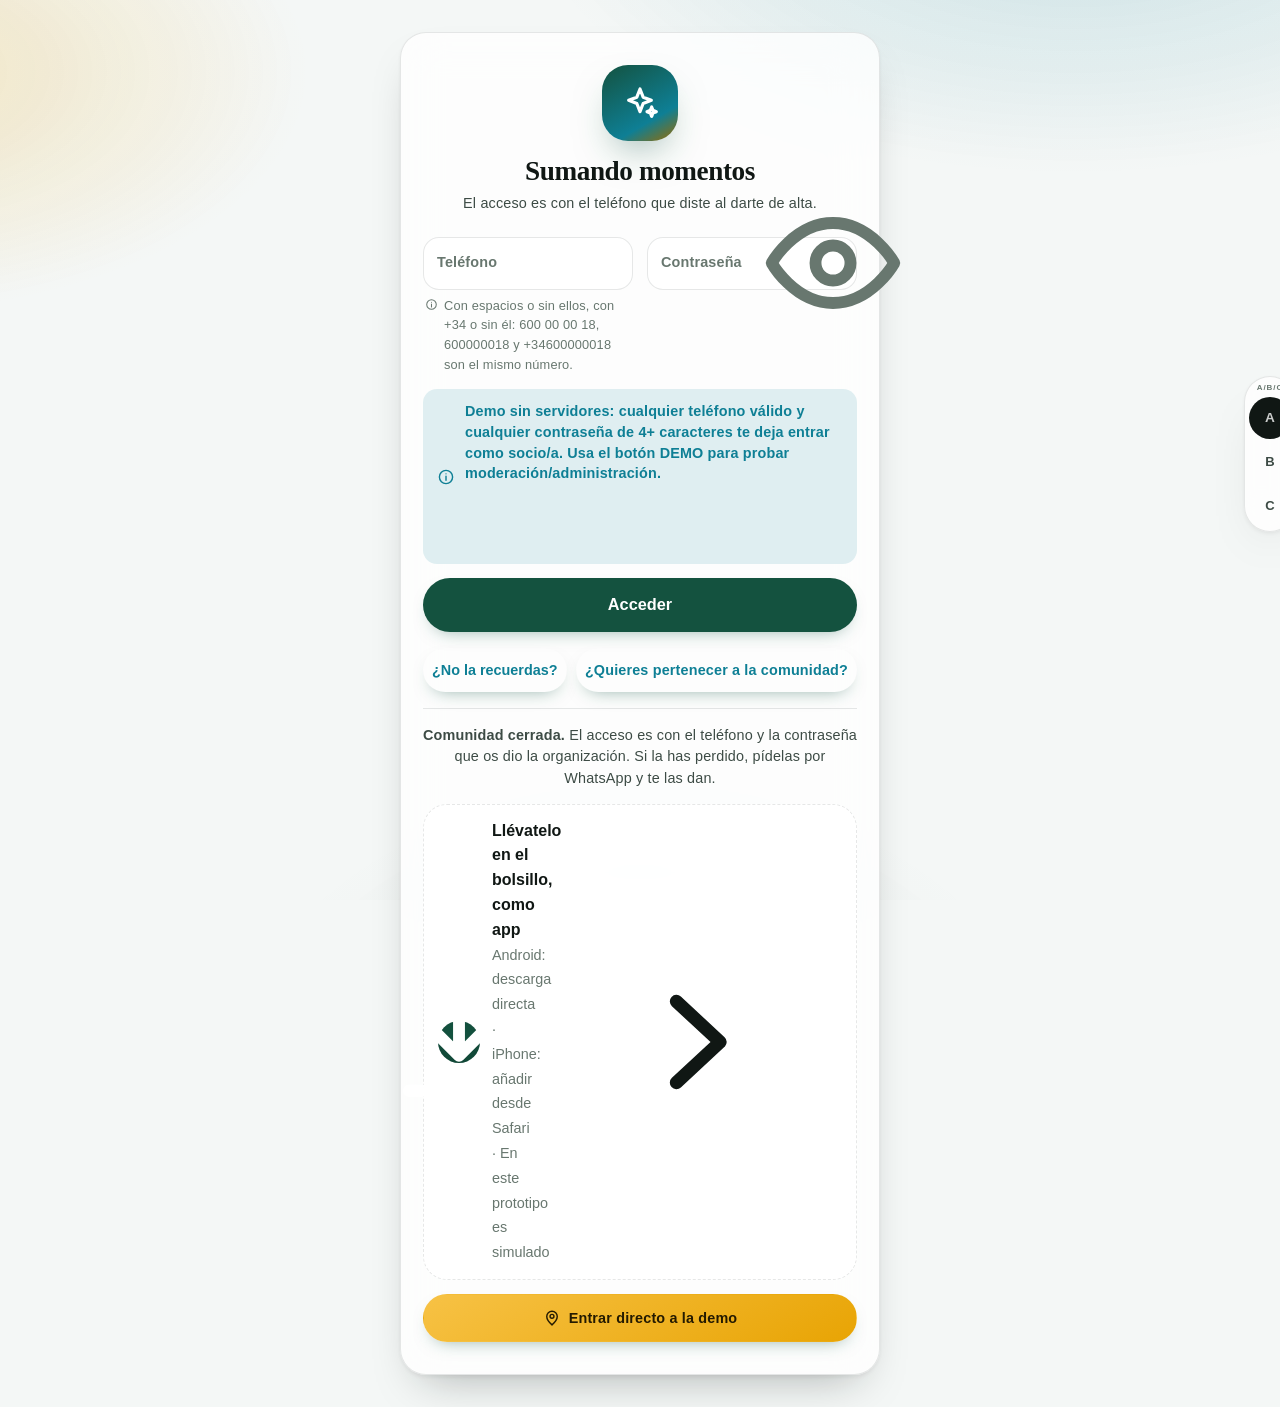
<file: adyp-diseno-premium/index.html>
<!doctype html>
<html lang="es" data-concept="a">
<head>
<meta charset="utf-8">
<meta name="viewport" content="width=device-width, initial-scale=1, viewport-fit=cover">
<meta name="color-scheme" content="light">
<title>ADYP · Prototipo premium A/B/C (auditoría + rediseño)</title>
<meta name="description" content="Prototipo interactivo zero-CDN del rediseño de ADYP: 3 conceptos visuales, todas las rutas y estados. Sin backend: todo simulado.">
<style>
/* ============================================================
   ADYP · PROTOTIPO DE DISEÑO — 1 archivo, 0 dependencias.
   No llama a ninguna API ni a Google Maps: todo es local.
   ============================================================ */
*,*::before,*::after{box-sizing:border-box}
html{-webkit-text-size-adjust:100%}
body{margin:0;font-family:var(--ff-body);background:var(--bg);color:var(--tinta);
  font-size:var(--fs-body);line-height:1.55;letter-spacing:.01em;
  -webkit-tap-highlight-color:transparent;overscroll-behavior-y:none}
h1,h2,h3,h4,p,figure{margin:0}
button,input,select,textarea{font:inherit;color:inherit}
button{background:none;border:0;padding:0;cursor:pointer;color:inherit}
a{color:inherit;text-decoration:none}
ul{margin:0;padding:0;list-style:none}
:focus-visible{outline:var(--focus-w) solid var(--focus-c);outline-offset:2px;border-radius:var(--r-s)}
::selection{background:var(--sel-bg);color:var(--sel-fg)}
img{max-width:100%}

/* ---------- TOKENS COMPARTIDOS ---------- */
:root{
  --ff-display:"Fraunces","Iowan Old Style",Georgia,"Times New Roman",serif;
  --ff-body:"Plus Jakarta Sans",-apple-system,BlinkMacSystemFont,"Segoe UI",Roboto,sans-serif;
  --ff-num:"Outfit",var(--ff-body);
  --fs-micro:.72rem;--fs-xs:.8rem;--fs-sm:.9rem;--fs-body:1rem;--fs-md:1.1rem;
  --fs-lg:clamp(1.22rem,1.05rem+1vw,1.5rem);--fs-xl:clamp(1.5rem,1.25rem+1.6vw,2rem);
  --fs-2xl:clamp(1.9rem,1.5rem+2.6vw,2.7rem);--fs-3xl:clamp(2.4rem,1.7rem+4.4vw,3.9rem);
  --sp1:4px;--sp2:8px;--sp3:12px;--sp4:16px;--sp5:22px;--sp6:32px;--sp7:48px;--sp8:64px;
  --r-s:10px;--r-m:14px;--r-l:20px;--r-xl:26px;--r-pill:999px;
  --bar-h:64px;--hd-h:58px;--maxw:1180px;
  --ease:cubic-bezier(.22,.8,.22,1);--spring:cubic-bezier(.34,1.56,.64,1);
  --t1:200ms;--t2:280ms;--t3:380ms;
  --hd-standoff:calc(var(--hd-h) + env(safe-area-inset-top,0px));
  --tab-standoff:calc(var(--bar-h) + env(safe-area-inset-bottom,0px));
}
/* ---------- CONCEPTO A · Glass minimalista ---------- */
html[data-concept="a"]{
  --bg:#f4f7f6;--wash:radial-gradient(900px 460px at 84% -12%,rgba(14,127,149,.10),transparent 62%),radial-gradient(760px 420px at -10% 8%,rgba(232,164,4,.12),transparent 58%),radial-gradient(700px 500px at 50% 120%,rgba(20,82,63,.06),transparent 60%);
  --papel:rgba(255,255,255,.78);--papel2:rgba(255,255,255,.6);--sink:rgba(20,23,21,.045);
  --tinta:#101714;--tinta2:#3d4b45;--tinta3:#68776f;--linea:rgba(16,23,20,.10);
  --pino:#14523f;--pino-soft:rgba(20,82,63,.10);--agua:#0e7f95;--agua-soft:rgba(14,127,149,.12);
  --sol:#9a6b00;--sol-bg:rgba(232,164,4,.16);--ok:#1c7a3f;--ok-soft:rgba(28,122,63,.12);
  --peligro:#b23a2c;--peligro-soft:rgba(178,58,44,.10);--coral:#c14e3d;
  --shadow:0 1px 2px rgba(16,23,20,.05),0 14px 34px -20px rgba(16,23,20,.28);
  --shadow-hi:0 2px 4px rgba(16,23,20,.06),0 22px 46px -22px rgba(16,23,20,.34);
  --r-card:24px;--r-chip:var(--r-pill);--r-input:16px;--r-sheet:30px;
  --focus-c:#e8a404;--focus-w:3px;--sel-bg:#14523f;--sel-fg:#fff;
  --glass:blur(22px) saturate(1.3);--border-btn:transparent;
  --tab-float:1;
}
/* ---------- CONCEPTO B · Comunidad vibrante ---------- */
html[data-concept="b"]{
  --bg:#fbf3e4;--wash:radial-gradient(820px 460px at 92% -14%,rgba(10,162,192,.12),transparent 55%),radial-gradient(760px 460px at -8% 6%,rgba(245,158,11,.14),transparent 55%);
  --papel:#ffffff;--papel2:#fffaf0;--sink:#f6ecd8;
  --tinta:#1d1505;--tinta2:#4e4127;--tinta3:#7d6c4d;--linea:#eedfc2;
  --pino:#0f6a4c;--pino-soft:#d9efe5;--agua:#0a8aa6;--agua-soft:#d9f0f6;
  --sol:#946008;--sol-bg:#fdeac2;--ok:#1f8a68;--ok-soft:#ddf3ea;
  --peligro:#c13a26;--peligro-soft:#fbe0da;--coral:#e05b4b;
  --shadow:0 2px 0 rgba(29,21,5,.05),0 18px 34px -22px rgba(29,21,5,.35);
  --shadow-hi:0 4px 0 rgba(29,21,5,.06),0 26px 46px -22px rgba(29,21,5,.42);
  --r-card:28px;--r-chip:var(--r-pill);--r-input:18px;--r-sheet:34px;
  --focus-c:#0f6a4c;--focus-w:3px;--sel-bg:#f59e0b;--sel-fg:#1d1505;
  --glass:none;--border-btn:transparent;--tab-float:0;
}
/* ---------- CONCEPTO C · Neo-editorial cálido ---------- */
html[data-concept="c"]{
  --bg:#faf6ec;--wash:linear-gradient(rgba(0,0,0,0),rgba(0,0,0,0));
  --papel:#fffdf7;--papel2:#fffdf7;--sink:#f3ecdc;
  --tinta:#221a10;--tinta2:#54462f;--tinta3:#7a6650;--linea:#e3d8c6;
  --pino:#14523f;--pino-soft:#e9f2ee;--agua:#0f7188;--agua-soft:#e2f1f4;
  --sol:#8a5d00;--sol-bg:#f8ecd4;--ok:#1c7a3f;--ok-soft:#e9f5ec;
  --peligro:#a72d2d;--peligro-soft:#f7e6e0;--coral:#b23a2c;
  --shadow:0 1px 0 var(--linea);
  --shadow-hi:0 1px 0 var(--linea),0 14px 30px -22px rgba(36,21,5,.45);
  --r-card:18px;--r-chip:var(--r-s);--r-input:14px;--r-sheet:28px;
  --focus-c:#14523f;--focus-w:2px;--sel-bg:#f5c462;--sel-fg:#221a10;
  --glass:none;--border-btn:var(--linea);--tab-float:0;
  --fs-body:1.045rem;
}
html[data-concept="a"],html[data-concept="b"]{}
body{background:var(--bg);background-image:var(--wash);background-attachment:fixed}
body::before{content:"";position:fixed;inset:0;pointer-events:none;z-index:-1;
  background-image:var(--wash);opacity:.9}
html[data-concept="c"] body::before{background-image:repeating-linear-gradient(0deg,transparent 0 3px,rgba(36,21,5,.012) 3px 4px)}

/* ---------- TIPOGRAFÍA ---------- */
.display{font-family:var(--ff-display);font-weight:600;letter-spacing:-.015em;line-height:1.08}
html[data-concept="b"] .display{font-family:var(--ff-num);font-weight:800;letter-spacing:-.03em}
html[data-concept="c"] .display{font-weight:560;font-variation-settings:"SOFT" 40,"WONK" 1}
.eyebrow{font-size:var(--fs-micro);font-weight:700;letter-spacing:.13em;text-transform:uppercase;color:var(--tinta3);font-family:var(--ff-num)}
html[data-concept="b"] .eyebrow{color:var(--pino);letter-spacing:.09em}
.num{font-family:var(--ff-num);font-weight:700;font-variant-numeric:tabular-nums}
.muted{color:var(--tinta2)} .dim{color:var(--tinta3)} .small{font-size:var(--fs-sm)}
.lead{font-size:var(--fs-md);color:var(--tinta2)}
.mark{background:linear-gradient(transparent 58%,var(--sol-bg) 58%)}
html[data-concept="a"] .mark{background:linear-gradient(transparent 60%,rgba(232,164,4,.35) 60%)}

/* ---------- LAYOUT ---------- */
#app{min-height:100dvh;display:flex;flex-direction:column}
main.view{flex:1;width:100%;max-width:var(--maxw);margin:0 auto;
  padding:calc(var(--hd-h) + env(safe-area-inset-top,0px) + var(--sp4)) var(--sp4) calc(var(--tab-standoff) + var(--sp6));
  width:min(100%,var(--maxw));animation:viewIn var(--t3) var(--ease)}
@keyframes viewIn{from{opacity:0;transform:translateY(10px)}to{opacity:1;transform:none}}
.pad-x{padding-inline:var(--sp4)}
.wrap{width:min(100% - var(--sp6),660px);margin-inline:auto}
.wrap.wide{width:min(100% - var(--sp6),var(--maxw))}
.cols{display:grid;gap:var(--sp4)}
@media(min-width:700px){.cols.two{grid-template-columns:1fr 1fr}.cols.side{grid-template-columns:minmax(0,1.6fr) minmax(280px,1fr)}}
@media(min-width:1040px){main.view{padding-bottom:var(--sp7)}.cols.trio{grid-template-columns:repeat(3,1fr)}}
.stack{display:flex;flex-direction:column;gap:var(--sp3)}
.stack.lg{gap:var(--sp6)}
.row{display:flex;align-items:center;gap:var(--sp2)}
.row.wrap{flex-wrap:wrap}.row.sb{justify-content:space-between}.row.c{align-items:center}
.grid{display:grid;gap:var(--sp4);grid-template-columns:1fr}
@media(min-width:600px){.grid.g2{grid-template-columns:repeat(2,1fr)}}
@media(min-width:1040px){.grid.g3{grid-template-columns:repeat(3,1fr)}.grid.g4{grid-template-columns:repeat(4,1fr)}}

/* ---------- CABECERA ---------- */
.hd{position:fixed;top:0;left:0;right:0;z-index:60;height:var(--hd-standoff);
  padding-top:env(safe-area-inset-top,0px);background:var(--papel);
  -webkit-backdrop-filter:var(--glass);backdrop-filter:var(--glass);border-bottom:1px solid var(--linea)}
html[data-concept="c"] .hd{background:var(--papel)}
.hd-in{max-width:var(--maxw);margin:0 auto;height:var(--hd-h);display:flex;align-items:center;gap:var(--sp2);padding-inline:var(--sp3)}
.brand{display:flex;align-items:center;gap:10px;font-family:var(--ff-display);font-weight:640;font-size:1.06rem;letter-spacing:-.01em}
html[data-concept="b"] .brand{font-family:var(--ff-num);font-weight:800}
.brand .lg{width:34px;height:34px;border-radius:12px;display:grid;place-items:center;
  background:linear-gradient(140deg,var(--pino),var(--agua));color:#fff;font-size:.8rem;font-weight:800;box-shadow:0 4px 12px -4px rgba(20,82,63,.5)}
html[data-concept="c"] .brand .lg{border-radius:8px;background:var(--tinta);color:var(--papel)}
.hd .spacer{flex:1}
.hdnav{display:none}
@media(min-width:1040px){.hdnav{display:flex;gap:2px}.hdnav a{padding:8px 13px;border-radius:var(--r-pill);font-size:var(--fs-sm);font-weight:600;color:var(--tinta2)}
.hdnav a[aria-current="page"]{background:var(--pino);color:#fff}}
.iconbtn{width:44px;height:44px;min-width:44px;border-radius:var(--r-pill);display:grid;place-items:center;color:var(--tinta2);transition:background var(--t1),transform var(--t1) var(--spring)}
.iconbtn:hover{background:var(--sink)}
.iconbtn:active{transform:scale(.92)}
.iconbtn .dot{position:absolute;top:9px;right:10px;width:9px;height:9px;border-radius:50%;background:var(--coral);border:2px solid var(--papel)}
.iconbtn{position:relative}

/* ---------- TABBAR + FAB ---------- */
.tabbar{position:fixed;left:0;right:0;bottom:0;z-index:60;display:grid;grid-template-columns:repeat(5,1fr);
  height:var(--bar-h);padding-bottom:env(safe-area-inset-bottom,0px);background:var(--papel);
  -webkit-backdrop-filter:var(--glass);backdrop-filter:var(--glass);border-top:1px solid var(--linea)}
html[data-concept="a"] .tabbar{left:10px;right:10px;bottom:calc(8px + env(safe-area-inset-bottom,0px));
  border:1px solid rgba(255,255,255,.65);border-radius:30px;box-shadow:var(--shadow);border-top:1px solid rgba(255,255,255,.65)}
.tabbar a{display:flex;flex-direction:column;align-items:center;justify-content:center;gap:3px;min-height:52px;
  font-size:.68rem;font-weight:700;color:var(--tinta3);transition:color var(--t1),transform var(--t1) var(--spring);position:relative}
.tabbar a svg{width:24px;height:24px}
.tabbar a:active{transform:scale(.94)}
.tabbar a[aria-current="page"]{color:var(--pino)}
html[data-concept="c"] .tabbar a{font-family:var(--ff-display);font-size:.74rem;font-weight:600}
.tabbar a[aria-current="page"]::before{content:"";position:absolute;top:2px;width:18px;height:3px;border-radius:3px;background:var(--pino)}
html[data-concept="a"] .tabbar a[aria-current="page"]::before,html[data-concept="b"] .tabbar a[aria-current="page"]::before{background:var(--sol)}
.tabbar .fabwrap{position:relative}
.tabbar .fab{position:absolute;left:50%;top:-16px;transform:translateX(-50%);width:52px;height:52px;border-radius:50%;
  display:grid;place-items:center;background:linear-gradient(150deg,var(--sol),#c9860a);color:#231800;
  box-shadow:0 10px 22px -8px rgba(180,120,0,.55),0 0 0 5px var(--bg);transition:transform var(--t1) var(--spring)}
html[data-concept="a"] .tabbar .fab{background:linear-gradient(150deg,var(--agua),var(--pino));color:#fff;box-shadow:0 12px 26px -10px rgba(14,127,149,.6),0 0 0 5px var(--bg)}
html[data-concept="c"] .tabbar .fab{border-radius:14px;background:var(--tinta);color:var(--papel);box-shadow:0 0 0 5px var(--bg)}
.tabbar .fab svg{width:26px;height:26px}
.tabbar a:active .fab{transform:translateX(-50%) scale(.93)}
.tabbar .fabwrap span.lbl{margin-top:38px}
.tabbar .badge{position:absolute;top:-4px;right:calc(50% - 22px);min-width:17px;height:17px;padding:0 4px;border-radius:9px;
  background:var(--coral);color:#fff;font-size:10px;font-weight:800;display:grid;place-items:center;border:2px solid var(--papel)}
@media(min-width:1040px){.tabbar{display:none}}
@media(max-width:1039px){.desk-only{display:none!important}}
@media(min-width:1040px){.mob-only{display:none!important}}

/* ---------- BOTONES ---------- */
.btn{display:inline-flex;align-items:center;justify-content:center;gap:8px;min-height:48px;padding:0 var(--sp4);
  border-radius:var(--r-input);font-weight:700;font-size:var(--fs-sm);border:1.5px solid transparent;
  background:var(--pino);color:#fff;transition:transform var(--t1) var(--spring),box-shadow var(--t1),filter var(--t1),background var(--t1);
  -webkit-user-select:none;user-select:none;touch-action:manipulation}
.btn svg{width:18px;height:18px;flex:none}
html[data-concept="a"] .btn{border-radius:var(--r-pill);box-shadow:0 8px 18px -10px rgba(20,82,63,.5)}
html[data-concept="c"] .btn{border-radius:var(--r-s);background:var(--tinta);color:var(--papel);border-color:var(--tinta)}
html[data-concept="b"] .btn:not(.ghost):not(.soft):hover{transform:translateY(-2px)}
.btn:hover{filter:brightness(1.08)}
.btn:active{transform:translateY(1px) scale(.985)}
.btn[disabled]{opacity:.55;pointer-events:none}
.btn .spin{width:16px;height:16px;border-radius:50%;border:2.5px solid rgba(255,255,255,.35);border-top-color:#fff;animation:rot .7s linear infinite}
@keyframes rot{to{transform:rotate(360deg)}}
.btn.big{width:100%;min-height:54px;font-size:1.02rem}
.btn.ghost{background:transparent;color:var(--pino);border-color:var(--linea)}
html[data-concept="c"] .btn.ghost{color:var(--tinta);border-color:var(--linea)}
.btn.soft{background:var(--sink);color:var(--tinta)}
.btn.sol{background:var(--sol-bg);color:var(--sol)}
html[data-concept="a"] .btn.sol{background:linear-gradient(150deg,#f7c245,#e8a404);color:#241a00}
html[data-concept="b"] .btn.sol{background:linear-gradient(150deg,#fb0,#f59e0b);color:#231800;box-shadow:0 10px 20px -10px rgba(245,158,11,.6)}
.btn.danger{background:var(--peligro);color:#fff}
.btn.danger.ghost{background:var(--peligro-soft);color:var(--peligro)}
.btn.mini{min-height:38px;padding:0 14px;font-size:var(--fs-xs);border-radius:var(--r-pill)}
.btn.link{background:none;color:var(--agua);min-height:44px;padding:0 8px;font-weight:700;border-radius:var(--r-m)}
.btn.link:hover{text-decoration:underline}

/* ---------- CHIPS / PILLS / BADGES ---------- */
.chip{display:inline-flex;align-items:center;gap:7px;min-height:40px;padding:0 14px;border-radius:var(--r-chip);
  border:1.5px solid var(--linea);background:var(--papel);font-size:var(--fs-sm);font-weight:600;color:var(--tinta2);
  transition:transform var(--t1) var(--spring),background var(--t1),border-color var(--t1),color var(--t1);cursor:pointer;touch-action:manipulation}
.chip svg{width:15px;height:15px}
.chip:active{transform:scale(.95)}
.chip[aria-pressed="true"],.chip.on{background:var(--pino);border-color:var(--pino);color:#fff}
html[data-concept="c"] .chip[aria-pressed="true"],html[data-concept="c"] .chip.on{background:var(--tinta);border-color:var(--tinta)}
html[data-concept="b"] .chip[aria-pressed="true"]{box-shadow:inset 0 -3px 0 rgba(0,0,0,.18)}
.chip .x{width:20px;height:20px;border-radius:50%;display:grid;place-items:center;background:rgba(255,255,255,.25)}
.chip .x svg{width:12px;height:12px}
.chip.sm{min-height:32px;padding:0 10px;font-size:var(--fs-xs)}
.pill{display:inline-flex;align-items:center;gap:6px;min-height:26px;padding:2px 11px;border-radius:var(--r-pill);
  font-size:var(--fs-xs);font-weight:800;letter-spacing:.02em;background:var(--sink);color:var(--tinta2)}
.pill svg{width:13px;height:13px}
.pill.ok{background:var(--ok-soft);color:var(--ok)}
.pill.warn{background:var(--sol-bg);color:var(--sol)}
.pill.danger{background:var(--peligro-soft);color:var(--peligro)}
.pill.info{background:var(--agua-soft);color:var(--agua)}
.pill.ink{background:var(--pino);color:#fff}
.pill.pulse{animation:pulse 1.6s var(--ease) infinite}
@keyframes pulse{50%{box-shadow:0 0 0 5px transparent}0%,100%{box-shadow:0 0 0 0 rgba(193,78,61,.35)}}
.badge-role{font-size:10px;font-weight:800;text-transform:uppercase;letter-spacing:.08em;padding:2px 8px;border-radius:var(--r-pill)}
.badge-role.admin{background:var(--sol-bg);color:var(--sol)}
.badge-role.mod{background:var(--pino-soft);color:var(--pino)}
.badge-role.socio{background:var(--sink);color:var(--tinta3)}

/* ---------- TARJETAS ---------- */
.card{background:var(--papel);border:1px solid var(--linea);border-radius:var(--r-card);box-shadow:var(--shadow);
  padding:var(--sp4);transition:transform var(--t2) var(--ease),box-shadow var(--t2)}
.card.flat{box-shadow:none}
html[data-concept="b"] .card{border-width:2px}
html[data-concept="c"] .card{border-radius:var(--r-card);box-shadow:none;border:1px solid var(--linea)}
a.card:hover,button.card:hover,.card.hov:hover{transform:translateY(-3px);box-shadow:var(--shadow-hi)}
html[data-concept="c"] a.card:hover,html[data-concept="c"] .card.hov:hover{transform:translateY(-2px);box-shadow:var(--shadow-hi)}
.card:active{transform:translateY(0) scale(.995)}
.card .hd-card{display:flex;align-items:center;gap:var(--sp2);margin-bottom:var(--sp3)}
.divider{height:1px;background:var(--linea);border:0;margin:var(--sp4) 0}
/* Tarjeta de quedada */
.qcard{display:block;overflow:hidden;padding:0}
.qcard .cover{position:relative;height:132px;display:grid;place-items:center;color:#fff;overflow:hidden}
.qcard .cover .art{position:absolute;inset:0;opacity:.95}
.qcard .cover .glyph{width:44px;height:44px;filter:drop-shadow(0 4px 8px rgba(0,0,0,.25));position:relative}
.qcard .cover .cat-ink{position:absolute;inset:0;mix-blend-mode:multiply;opacity:.28}
.qcard .cover .when{position:absolute;left:10px;bottom:10px;display:flex;gap:6px;align-items:center;
  background:rgba(16,15,10,.5);-webkit-backdrop-filter:blur(6px);backdrop-filter:blur(6px);color:#fff;
  border-radius:var(--r-pill);padding:4px 12px;font-size:var(--fs-xs);font-weight:700}
.qcard .body{padding:var(--sp3) var(--sp4) var(--sp4)}
.qcard h3{font-size:var(--fs-md);font-weight:700;letter-spacing:-.01em;line-height:1.25;margin:4px 0 6px}
html[data-concept="c"] .qcard h3{font-family:var(--ff-display);font-weight:600}
.qcard .meta{display:flex;flex-wrap:wrap;gap:5px 12px;color:var(--tinta3);font-size:var(--fs-xs);font-weight:600}
.qcard .meta span{display:inline-flex;gap:5px;align-items:center}
.qcard .meta svg{width:13px;height:13px}
.qcard .foot{display:flex;align-items:center;justify-content:space-between;gap:var(--sp2);margin-top:var(--sp3)}
.aforo{display:flex;align-items:center;gap:8px;font-size:var(--fs-xs);font-weight:800}
.aforo .meter{width:74px;height:5px;border-radius:3px;background:var(--sink);overflow:hidden}
html[data-concept="a"] .aforo .meter,html[data-concept="c"] .aforo .meter{position:static}
.aforo .meter i{display:block;height:100%;border-radius:3px;background:var(--pino);transition:width var(--t3)}
.aforo.warn .meter i{background:var(--sol)} .aforo.full .meter i{background:var(--peligro)}
.aforo.open .meter i{background:repeating-linear-gradient(90deg,var(--agua) 0 6px,transparent 6px 10px);width:100%!important}
.aforo.ok .meter i,.aforo .meter i{min-width:3px}
html[data-concept="b"] .qcard .foot{border-top:2px dashed var(--linea);padding-top:var(--sp3)}
html[data-concept="c"] .qcard .cover{height:104px;border-radius:6px;margin:10px 10px 0}
html[data-concept="c"] .qcard .folio{position:absolute;top:10px;right:12px;writing-mode:vertical-rl;font-size:10px;
  letter-spacing:.2em;font-weight:700;color:var(--tinta3);text-transform:uppercase}
.stamp{display:inline-grid;place-items:center;min-width:54px;height:54px;padding:0 8px;border-radius:50%;
  border:2.5px solid var(--pino);color:var(--pino);font-family:var(--ff-num);font-weight:800;font-size:11px;line-height:1.1;
  text-align:center;transform:rotate(-8deg);background:radial-gradient(circle at 30% 30%,rgba(20,82,63,.08),transparent 70%)}
.stamp.red{border-color:var(--peligro);color:var(--peligro)}
.stamp.sun{border-color:var(--sol);color:var(--sol)}
.stamp.pop{animation:stampIn .5s var(--spring)}
@keyframes stampIn{0%{transform:rotate(-8deg) scale(1.6);opacity:0}100%{transform:rotate(-8deg) scale(1);opacity:1}}

/* ---------- FORMULARIOS ---------- */
.campo{position:relative}
.campo input,.campo select,.campo textarea{width:100%;min-height:48px;background:var(--papel);color:var(--tinta);
  border:1.5px solid var(--linea);border-radius:var(--r-input);padding:19px 14px 7px;transition:border-color var(--t1),box-shadow var(--t1),background var(--t1)}
html[data-concept="c"] .campo input,html[data-concept="c"] .campo textarea,html[data-concept="c"] .campo select{border:0;border-bottom:1.5px solid var(--linea);border-radius:0;background:transparent;padding:20px 2px 7px}
.campo textarea{min-height:96px;resize:vertical;padding-top:22px;line-height:1.5}
.campo label{position:absolute;left:14px;top:14px;font-size:var(--fs-sm);color:var(--tinta3);pointer-events:none;
  transition:all var(--t1) var(--ease);font-weight:600}
html[data-concept="c"] .campo label{left:2px}
.campo input:focus,.campo select:focus,.campo textarea:focus{outline:none;border-color:var(--pino);box-shadow:0 0 0 4px var(--pino-soft)}
html[data-concept="b"] .campo input:focus,html[data-concept="b"] .campo select:focus,html[data-concept="b"] .campo textarea:focus{border-color:var(--pino);box-shadow:0 0 0 4px var(--pino-soft)}
.campo input:focus+label,.campo input:not(:placeholder-shown)+label,
.campo textarea:focus+label,.campo textarea:not(:placeholder-shown)+label,
.campo select+label,.campo select:focus+label,.campo .lab-on{top:5px;font-size:var(--fs-micro);color:var(--pino);letter-spacing:.04em}
.campo.bad input,.campo.bad textarea,.campo.bad select{border-color:var(--peligro);box-shadow:0 0 0 4px var(--peligro-soft);animation:shake .35s}
@keyframes shake{25%{transform:translateX(-4px)}75%{transform:translateX(4px)}}
.campo .help{font-size:var(--fs-xs);color:var(--tinta3);margin:6px 2px 0;display:flex;gap:6px;align-items:flex-start}
.campo .help svg{width:13px;height:13px;flex:none;margin-top:2px}
.campo .err{font-size:var(--fs-xs);color:var(--peligro);margin:6px 2px 0;font-weight:700;display:none;align-items:center;gap:6px}
.campo .err svg{width:13px;height:13px}
.campo.bad .err{display:flex}.campo.bad .help{display:none}
.campo .count{position:absolute;right:12px;top:7px;font-size:10.5px;font-weight:800;color:var(--tinta3);font-family:var(--ff-num)}
.campo .count.near{color:var(--sol)}.campo .count.over{color:var(--peligro)}
.campo .eye{position:absolute;right:6px;top:8px;width:36px;height:36px;border-radius:50%;display:grid;place-items:center;color:var(--tinta3)}
.campo .eye:hover{background:var(--sink)}
.grid-form{display:grid;gap:var(--sp3);grid-template-columns:1fr}
@media(min-width:620px){.grid-form.f2{grid-template-columns:1fr 1fr}}
.fswitch{display:flex;align-items:center;justify-content:space-between;gap:var(--sp3);padding:12px 2px;min-height:56px;cursor:pointer}
.fswitch+.fswitch{border-top:1px dashed var(--linea)}
.fswitch .t{font-weight:700;font-size:var(--fs-sm)} .fswitch .d{font-size:var(--fs-xs);color:var(--tinta3);margin-top:2px;line-height:1.4}
.sw{flex:none;width:52px;height:32px;border-radius:var(--r-pill);background:var(--sink);border:1.5px solid var(--linea);position:relative;transition:background var(--t2)}
.sw::after{content:"";position:absolute;top:2px;left:2px;width:24px;height:24px;border-radius:50%;background:var(--papel);box-shadow:0 2px 6px rgba(0,0,0,.2);transition:transform var(--t2) var(--spring)}
input:checked+.sw,.sw[aria-checked="true"]{background:var(--pino);border-color:var(--pino)}
input:checked+.sw::after,.sw[aria-checked="true"]::after{transform:translateX(20px)}
.fswitch input{position:absolute;opacity:0;width:1px;height:1px}
.cbx{display:flex;gap:12px;align-items:flex-start;min-height:48px;cursor:pointer;font-size:var(--fs-sm);line-height:1.45}
.cbx input{appearance:none;flex:none;width:24px;height:24px;border:2px solid var(--linea);border-radius:8px;background:var(--papel);
  display:grid;place-items:center;transition:all var(--t1) var(--spring);margin-top:1px;cursor:pointer}
.cbx input:checked{background:var(--pino);border-color:var(--pino);transform:scale(1.05)}
.cbx input:checked::after{content:"";width:12px;height:7px;border:2.5px solid #fff;border-top:0;border-right:0;transform:rotate(-45deg) translateY(-1px)}
.cbx.bad input{border-color:var(--peligro);animation:shake .35s}
.seg{display:grid;grid-auto-flow:column;background:var(--sink);border-radius:var(--r-pill);padding:4px;gap:2px;position:relative}
.seg button{min-height:40px;padding:0 14px;border-radius:var(--r-pill);font-size:var(--fs-sm);font-weight:700;color:var(--tinta2);transition:color var(--t1);z-index:1}
.seg button[aria-selected="true"]{color:var(--tinta)}
.seg .thumb{position:absolute;top:4px;bottom:4px;border-radius:var(--r-pill);background:var(--papel);box-shadow:0 2px 8px rgba(0,0,0,.12);transition:all var(--t2) var(--spring)}
html[data-concept="b"] .seg .thumb{background:var(--pino)} html[data-concept="b"] .seg button[aria-selected="true"]{color:#fff}
html[data-concept="c"] .seg{border-radius:var(--r-s);border:1px solid var(--linea)}
html[data-concept="c"] .seg .thumb{border-radius:8px;background:var(--tinta)}
html[data-concept="c"] .seg button[aria-selected="true"]{color:var(--papel)}
.stepper{display:flex;align-items:center;gap:0;border:1.5px solid var(--linea);border-radius:var(--r-input);overflow:hidden;width:fit-content;background:var(--papel)}
.stepper button{width:48px;height:48px;font-size:1.2rem;font-weight:800;color:var(--pino);transition:background var(--t1)}
.stepper button:active{background:var(--pino-soft)}
.stepper input{width:74px;text-align:center;border:0;background:transparent;font-weight:800;font-family:var(--ff-num);font-size:1.05rem;min-height:48px;-moz-appearance:textfield}
.stepper input::-webkit-outer-spin-button,.stepper input::-webkit-inner-spin-button{appearance:none}

/* ---------- OVERLAY / SHEETS / MODALES ---------- */
.overlay{position:fixed;inset:0;z-index:70;background:rgba(24,17,5,.46);-webkit-backdrop-filter:blur(3px);backdrop-filter:blur(3px);
  display:grid;place-items:end center;opacity:0;animation:ovIn var(--t2) var(--ease) forwards}
@keyframes ovIn{to{opacity:1}}
.overlay.closing{animation:ovOut var(--t1) var(--ease) forwards} @keyframes ovOut{to{opacity:0}}
.sheet{width:min(600px,100%);max-height:min(var(--peek,70dvh),calc(100dvh - env(safe-area-inset-top,0px) - 10px));
  background:var(--papel);border-radius:var(--r-sheet) var(--r-sheet) 0 0;border:1px solid var(--linea);border-bottom:0;
  box-shadow:0 -18px 60px -24px rgba(20,15,5,.5);display:flex;flex-direction:column;
  transform:translateY(14px);opacity:0;animation:shIn var(--t3) var(--ease) forwards}
@keyframes shIn{to{transform:none;opacity:1}}
.overlay.closing .sheet{animation:shOut var(--t2) var(--ease) forwards} @keyframes shOut{to{transform:translateY(24px);opacity:0}}
.sheet[data-detent="expanded"]{max-height:min(var(--full,92dvh),calc(100dvh - env(safe-area-inset-top,0px) - 10px))}
.sheet .grab{padding:10px 14px 2px;display:flex;justify-content:center;touch-action:none;cursor:grab}
.sheet .grab i{width:44px;height:5px;border-radius:3px;background:var(--tinta3);opacity:.5;display:block;transition:opacity var(--t1)}
.sheet .grab:hover i{opacity:.9}
.sheet h2{font-size:var(--fs-md);padding:2px var(--sp5) 0;font-family:var(--ff-display);font-weight:640;letter-spacing:-.01em;display:flex;justify-content:space-between;align-items:center;gap:var(--sp2)}
html[data-concept="b"] .sheet h2{font-family:var(--ff-num);font-weight:800}
.sheet .body{overflow:auto;padding:var(--sp3) var(--sp5) calc(var(--sp5) + env(safe-area-inset-bottom,0px));-webkit-overflow-scrolling:touch}
.sheet .foot{padding:var(--sp3) var(--sp5) calc(var(--sp3) + env(safe-area-inset-bottom,0px));border-top:1px solid var(--linea);display:flex;gap:var(--sp2);background:var(--papel2);
  -webkit-backdrop-filter:blur(8px);backdrop-filter:blur(8px);border-radius:0 0 var(--r-sheet) var(--r-sheet)}
.sheet .foot .btn{flex:1}
@media(min-width:700px){
  .overlay{place-items:center;padding:var(--sp4)}
  .sheet{border-radius:var(--r-sheet);border-bottom:1px solid var(--linea);max-height:min(86dvh,860px)!important;
    width:min(600px,100%);box-shadow:0 30px 80px -24px rgba(20,15,5,.55);max-width:var(--dw,600px)}
  .sheet .grab{display:none}
  .sheet.wide{width:min(880px,100%)}
}
/* Confirmación centrada (respeta la allowlist v2: nunca es sheet) */
.overlay.centro{place-items:center;padding:var(--sp4)}
.overlay.centro .sheet{max-height:min(80dvh,640px)!important;width:min(460px,100%);border-bottom:1px solid var(--linea);border-radius:var(--r-sheet)}
.overlay.centro .sheet .grab{display:none}
.overlay.centro .alertico{width:56px;height:56px;border-radius:50%;display:grid;place-items:center;margin:var(--sp4) auto 0}
.overlay.centro .alertico svg{width:26px;height:26px}

/* ---------- TOASTS ---------- */
#toasts{position:fixed;top:calc(env(safe-area-inset-top,0px) + var(--sp2));left:50%;transform:translateX(-50%);z-index:90;
  display:flex;flex-direction:column;gap:8px;width:min(460px,calc(100vw - 24px));pointer-events:none}
.toast{display:flex;gap:10px;align-items:flex-start;background:var(--papel);border:1px solid var(--linea);border-radius:var(--r-m);
  padding:12px 14px;box-shadow:var(--shadow-hi);pointer-events:auto;animation:toastIn var(--t3) var(--spring);font-size:var(--fs-sm);font-weight:600;line-height:1.4;position:relative;overflow:hidden}
html[data-concept="b"] .toast{border-left:5px solid var(--pino)}
html[data-concept="c"] .toast{transform:rotate(-.4deg)}
.toast.out{animation:toastOut var(--t2) var(--ease) forwards}
@keyframes toastIn{from{transform:translateY(-14px) scale(.96);opacity:0}} @keyframes toastOut{to{transform:translateY(-10px);opacity:0}}
.toast svg.t-ic{width:20px;height:20px;flex:none;margin-top:1px}
.toast.ok svg.t-ic{color:var(--ok)} .toast.err svg.t-ic{color:var(--peligro)} .toast.info svg.t-ic{color:var(--agua)} .toast.warn svg.t-ic{color:var(--sol)}
.toast .bar{position:absolute;left:0;bottom:0;height:3px;background:var(--pino);animation:shrink var(--dur,4s) linear forwards}
@keyframes shrink{from{width:100%}to{width:0}}
.toast .x{margin-left:auto;color:var(--tinta3);width:28px;height:28px;display:grid;place-items:center;border-radius:50%}
.toast .x:hover{background:var(--sink)}

/* ---------- ESTADOS: skeleton / vacío / error ---------- */
.sk{position:relative;overflow:hidden;background:var(--sink);border-radius:var(--r-s)}
.sk::after{content:"";position:absolute;inset:0;transform:translateX(-100%);
  background:linear-gradient(90deg,transparent,rgba(255,255,255,.55),transparent);animation:sk 1.15s infinite}
html[data-concept="b"] .sk::after,html[data-concept="c"] .sk::after{background:linear-gradient(90deg,transparent,rgba(255,255,255,.85),transparent)}
@keyframes sk{to{transform:translateX(100%)}}
.sk.t{height:14px}.sk.t.lg{height:22px}.sk.l{height:9px}.sk.img{height:132px;border-radius:var(--r-card) var(--r-card) 0 0}
.sk.card{height:190px;border-radius:var(--r-card)}
.empty{text-align:center;padding:var(--sp8) var(--sp5);color:var(--tinta2)}
.empty .art{width:96px;height:96px;margin:0 auto var(--sp4);border-radius:32px;display:grid;place-items:center;
  background:var(--pino-soft);color:var(--pino);animation:floaty 3.4s var(--ease) infinite}
html[data-concept="b"] .empty .art{background:var(--sol-bg);color:var(--sol);border-radius:50%}
html[data-concept="c"] .empty .art{background:transparent;border:1.5px solid var(--linea);border-radius:50%;color:var(--tinta2)}
@keyframes floaty{50%{transform:translateY(-7px)}}
.empty .art svg{width:44px;height:44px}
.empty h3{font-size:var(--fs-md);font-family:var(--ff-display);margin-bottom:6px}
.empty p{font-size:var(--fs-sm);max-width:34ch;margin:0 auto var(--sp4)}
.errorbox{display:flex;gap:var(--sp3);padding:var(--sp4);border-radius:var(--r-m);background:var(--peligro-soft);color:var(--peligro);align-items:flex-start}
.errorbox svg{width:22px;flex:none}
.notice{display:flex;gap:10px;align-items:flex-start;padding:12px 14px;border-radius:var(--r-m);background:var(--sol-bg);color:var(--sol);font-size:var(--fs-sm);font-weight:600;line-height:1.45}
.notice.info{background:var(--agua-soft);color:var(--agua)} .notice.solid{background:var(--pino);color:#fff}
.notice svg{width:18px;flex:none;margin-top:1px}
.sim-tag{display:inline-flex;gap:5px;align-items:center;font-size:11px;font-weight:800;letter-spacing:.06em;text-transform:uppercase;
  color:var(--agua);background:var(--agua-soft);padding:3px 9px;border-radius:var(--r-pill)}
.sim-tag svg{width:12px;height:12px}

/* ---------- AVATARES / LISTAS ---------- */
.avatar{flex:none;width:42px;height:42px;border-radius:50%;display:grid;place-items:center;font-weight:800;font-size:.92rem;color:#fff;
  font-family:var(--ff-num);box-shadow:inset 0 -6px 12px rgba(0,0,0,.15);position:relative}
.avatar.ring-adm{outline:2.5px solid var(--sol);outline-offset:2px} .avatar.ring-mod{outline:2.5px solid var(--pino);outline-offset:2px}
.avatar.sm{width:30px;height:30px;font-size:.7rem} .avatar.xl{width:76px;height:76px;font-size:1.5rem}
.avatar .st{position:absolute;right:-1px;bottom:-1px;width:13px;height:13px;border-radius:50%;background:var(--ok);border:2.5px solid var(--papel)}
.list-item{display:flex;gap:var(--sp3);align-items:center;padding:12px var(--sp4);border-radius:var(--r-m);min-height:64px;transition:background var(--t1)}
a.list-item:hover,button.list-item:hover{background:var(--sink)}
.list-item .ic{width:42px;height:42px;border-radius:var(--r-m);display:grid;place-items:center;flex:none;background:var(--pino-soft);color:var(--pino)}
.list-item .ic svg{width:20px;height:20px}
.list-item .tx{flex:1;min-width:0}
.list-item .tx b{display:block;font-size:var(--fs-sm)} .list-item .tx span{font-size:var(--fs-xs);color:var(--tinta3)}
.list-item .chev{color:var(--tinta3)}

/* ---------- BARRA DE ACCIÓN FIJA (ficha) ---------- */
.actionbar{position:fixed;left:0;right:0;bottom:var(--bar-h);z-index:55;padding:10px var(--sp4) calc(10px);
  background:var(--papel);border-top:1px solid var(--linea);-webkit-backdrop-filter:var(--glass);backdrop-filter:var(--glass);
  display:flex;gap:var(--sp2);max-width:var(--maxw);margin-inline:auto;
  transform:translateY(0)}
html[data-concept="a"] .actionbar{left:10px;right:10px;border:1px solid var(--linea);border-radius:22px;bottom:calc(var(--bar-h) + 8px);box-shadow:var(--shadow)}
.actionbar .btn{flex:1}
main.has-action{padding-bottom:calc(var(--tab-standoff) + 86px)}
main.view.full{padding:0 0 calc(var(--tab-standoff) + 16px)}
main.view.full .wrap{padding-inline:0;max-width:760px;width:100%}
main.view.full .ficha-body{padding-inline:var(--sp4)}
@media(min-width:700px){main.view.full .hero-ficha{border-radius:var(--r-xl)!important;margin:calc(env(safe-area-inset-top,0px) + 66px) var(--sp4) 0}}
@media(min-width:1040px){.actionbar{display:none!important}main.has-action{padding-bottom:var(--sp7)}}

/* ---------- MAPA ---------- */
.map-shell{position:relative;border-radius:var(--r-card);overflow:hidden;border:1px solid var(--linea);background:#eef3f0;height:min(66dvh,540px);box-shadow:var(--shadow)}
.map-shell svg.map{width:100%;height:100%;display:block;touch-action:none;cursor:grab}
.map-shell svg.map:active{cursor:grabbing}
.map-ui{position:absolute;top:10px;right:10px;display:flex;flex-direction:column;gap:8px;z-index:5}
.map-ui button{width:44px;height:44px;border-radius:14px;background:var(--papel);border:1px solid var(--linea);box-shadow:var(--shadow);display:grid;place-items:center}
.map-ui button:active{transform:scale(.92)}
.map-ui svg{width:20px;height:20px;color:var(--tinta2)}
.map-legend{position:absolute;left:10px;bottom:10px;z-index:5;background:var(--papel);border:1px solid var(--linea);border-radius:16px;
  padding:8px 12px;font-size:var(--fs-xs);font-weight:700;box-shadow:var(--shadow);display:flex;gap:10px;flex-wrap:wrap;max-width:min(420px,72%)}
.map-legend i{width:10px;height:10px;border-radius:3px;display:inline-block;margin-right:4px}
.map-note{position:absolute;left:10px;top:10px;z-index:5}
.pin{cursor:pointer;transition:transform var(--t1) var(--spring)}
.pin:hover,.pin:focus-visible{transform:scale(1.25)}
.pin .hit{fill:transparent}
.pin.pop{animation:pinIn .5s var(--spring)} @keyframes pinIn{0%{transform:translateY(-14px) scale(.4);opacity:0}}
.cluster-lbl{font-family:var(--ff-num);font-weight:800;fill:#fff;font-size:12px;pointer-events:none}

/* ---------- TABLA ADMIN ---------- */
.tablewrap{overflow-x:auto;-webkit-overflow-scrolling:touch;border:1px solid var(--linea);border-radius:var(--r-card);background:var(--papel);box-shadow:var(--shadow)}
table.tabla{width:100%;border-collapse:collapse;font-size:var(--fs-sm);min-width:640px}
table.tabla th{text-align:left;padding:12px 14px;font-size:var(--fs-micro);text-transform:uppercase;letter-spacing:.1em;color:var(--tinta3);border-bottom:1px solid var(--linea);white-space:nowrap;position:sticky;top:0;background:var(--papel)}
table.tabla td{padding:12px 14px;border-bottom:1px dashed var(--linea);vertical-align:middle}
table.tabla tr:last-child td{border-bottom:0}
table.tabla tbody tr{transition:background var(--t1)}
table.tabla tbody tr:hover{background:var(--sink)}
.kv{display:grid;grid-template-columns:auto 1fr;gap:8px 16px;font-size:var(--fs-sm)}
.kv dt{color:var(--tinta3);font-weight:600}.kv dd{margin:0;font-weight:700}
.kpi{background:var(--papel);border:1px solid var(--linea);border-radius:var(--r-card);padding:var(--sp4);box-shadow:var(--shadow)}
.kpi .v{font-family:var(--ff-num);font-size:var(--fs-2xl);font-weight:800;letter-spacing:-.03em;line-height:1}
.kpi .l{font-size:var(--fs-xs);color:var(--tinta3);font-weight:700;margin-top:6px;display:flex;gap:6px;align-items:center}
.kpi .delta{font-size:var(--fs-xs);font-weight:800;margin-top:4px}
.kpi .delta.up{color:var(--ok)} .kpi .delta.down{color:var(--peligro)}
.dl-note{font-size:var(--fs-xs);color:var(--tinta3)}

/* ---------- SECCIONES / VISTAS ---------- */
.sec-title{display:flex;align-items:baseline;justify-content:space-between;gap:var(--sp2);margin:var(--sp6) 0 var(--sp3)}
.sec-title h2{font-size:var(--fs-lg);font-family:var(--ff-display);font-weight:620;letter-spacing:-.01em}
html[data-concept="b"] .sec-title h2{font-family:var(--ff-num);font-weight:800}
html[data-concept="c"] .sec-title h2::after{content:"";display:block;width:44px;height:3px;border-radius:2px;background:var(--sol);margin-top:8px}
.sec-title a{font-size:var(--fs-sm);font-weight:700;color:var(--agua)}
.hero{padding:var(--sp6) 0 var(--sp4)}
.hero .hi{font-size:var(--fs-3xl)}
.hero .sub{color:var(--tinta2);max-width:52ch;margin-top:10px;font-size:var(--fs-md)}
@media(min-width:1040px){.hero{padding:var(--sp7) 0 var(--sp5)}}
.rail{display:flex;gap:var(--sp3);overflow-x:auto;padding:6px var(--sp4) var(--sp3);scroll-snap-type:x mandatory;-webkit-overflow-scrolling:touch;scrollbar-width:none;margin-inline:calc(var(--sp4)*-1)}
.rail::-webkit-scrollbar{display:none}
.rail>*{scroll-snap-align:start;flex:0 0 min(320px,84%)}
@media(min-width:1040px){.rail>*{flex:0 0 336px}}
.weekstrip{display:grid;grid-auto-flow:column;grid-auto-columns:1fr;gap:6px;overflow-x:auto;padding:var(--sp2) 0;scrollbar-width:none}
.weekstrip::-webkit-scrollbar{display:none}
.day{min-width:52px;min-height:58px;border-radius:var(--r-m);border:1.5px solid var(--linea);background:var(--papel);display:flex;flex-direction:column;align-items:center;justify-content:center;gap:2px;
  font-weight:700;font-size:var(--fs-xs);color:var(--tinta2);transition:all var(--t1)}
.day small{text-transform:uppercase;font-size:10px;letter-spacing:.08em;color:var(--tinta3);font-weight:800}
.day b{font-size:1.05rem;font-family:var(--ff-num)}
.day i{width:5px;height:5px;border-radius:50%;background:var(--sol);opacity:0}
.day[data-dot] i{opacity:1}
.day:active{transform:scale(.94)}
.day[aria-pressed="true"]{background:var(--pino);border-color:var(--pino);color:#fff}
.day[aria-pressed="true"] small,.day[aria-pressed="true"] i{color:#fff}
.day[aria-pressed="true"] i{background:#fff}
.cal-grid{display:grid;grid-template-columns:repeat(7,1fr);gap:4px;text-align:center}
.cal-grid .dow{font-size:10px;font-weight:800;color:var(--tinta3);text-transform:uppercase;padding:6px 0}
.cal-cell{aspect-ratio:1;border-radius:12px;display:grid;place-items:center;font-weight:700;font-size:var(--fs-sm);min-height:40px;position:relative;transition:all var(--t1)}
.cal-cell:hover{background:var(--sink)}
.cal-cell i{position:absolute;bottom:5px;left:50%;transform:translateX(-50%);display:flex;gap:2px}
.cal-cell i b{width:4px;height:4px;border-radius:50%;background:var(--pino)}
.cal-cell[aria-pressed="true"]{background:var(--pino);color:#fff}.cal-cell[aria-pressed="true"] i b{background:#fff}
.cal-cell.today{outline:2px solid var(--sol);outline-offset:-2px;font-weight:800}
.cal-cell.off{opacity:.35;pointer-events:none}
/* Ficha quedada */
.ficha-hero{position:relative;border-radius:0 0 var(--r-xl) var(--r-xl);color:#fff;min-height:210px;display:flex;flex-direction:column;justify-content:flex-end;padding:var(--sp6) var(--sp4) var(--sp4);overflow:hidden}
main>section.hero-ficha{margin-top:calc((var(--hd-standoff) + var(--sp4))*-1 - var(--hd-h)*0)}
.ficha-hero .art{position:absolute;inset:0}
.ficha-hero h1{font-family:var(--ff-display);font-size:var(--fs-2xl);font-weight:640;letter-spacing:-.015em;position:relative;text-shadow:0 2px 14px rgba(0,0,0,.35)}
.ficha-hero .sub{position:relative;font-weight:600;opacity:.95;display:flex;gap:14px;flex-wrap:wrap;margin-top:8px;font-size:var(--fs-sm)}
.ficha-body{max-width:720px;margin:0 auto;padding:var(--sp5) var(--sp4) var(--sp8)}
.blk{background:var(--papel);border:1px solid var(--linea);border-radius:var(--r-card);padding:var(--sp4);box-shadow:var(--shadow);margin-bottom:var(--sp4)}
html[data-concept="c"] .blk{box-shadow:none}
.blk h3{font-size:var(--fs-sm);font-weight:800;text-transform:uppercase;letter-spacing:.1em;color:var(--tinta3);margin-bottom:10px;display:flex;gap:8px;align-items:center;font-family:var(--ff-num)}
.blk h3 svg{width:16px;height:16px;color:var(--pino)}
html[data-concept="c"] .blk h3{color:var(--sol)}
.blk p{line-height:1.6}
.dropcap p::first-letter{font-family:var(--ff-display);font-size:2.6em;float:left;line-height:.85;padding:4px 6px 0 0;font-weight:640;color:var(--pino)}
.att-row{display:flex;align-items:center;gap:10px;padding:8px 0;border-bottom:1px dashed var(--linea);font-size:var(--fs-sm)}
.att-row:last-child{border:0}
.carpool{display:flex;gap:var(--sp2);flex-wrap:wrap}
.seatdot{width:14px;height:14px;border-radius:5px;border:2px solid var(--pino);display:inline-block}
.seatdot.taken{background:var(--pino)} .seatdot.free{border-style:dashed;border-color:var(--tinta3)}
.progress-steps{display:flex;gap:6px;margin:var(--sp3) 0}
.progress-steps i{height:5px;flex:1;border-radius:3px;background:var(--sink);transition:background var(--t2)}
.progress-steps i.on{background:var(--pino)}
/* Login */
.auth{min-height:100dvh;display:grid;place-items:center;padding:var(--sp4)}
.auth-card{width:min(480px,100%);background:var(--papel);border:1px solid var(--linea);border-radius:var(--r-xl);
  padding:var(--sp6) var(--sp5);box-shadow:var(--shadow-hi);-webkit-backdrop-filter:var(--glass);backdrop-filter:var(--glass)}
.brand-lg{width:76px;height:76px;margin:0 auto var(--sp4);border-radius:26px;display:grid;place-items:center;color:#fff;
  background:linear-gradient(150deg,var(--pino),var(--agua) 70%,var(--sol));box-shadow:0 18px 40px -16px rgba(20,82,63,.55);
  animation:logoIn .8s var(--spring) both}
@keyframes logoIn{from{transform:scale(.6) rotate(-8deg);opacity:0}}
.brand-lg svg{width:40px;height:40px}
html[data-concept="c"] .brand-lg{border-radius:16px;background:var(--tinta)}
/* Moderación */
.mod-item{border:1px solid var(--linea);border-radius:var(--r-card);background:var(--papel);padding:var(--sp4);box-shadow:var(--shadow);display:flex;flex-direction:column;gap:10px}
.mod-item .detect{display:flex;flex-wrap:wrap;gap:6px}
.mod-actions{display:flex;gap:8px;flex-wrap:wrap}
.mod-actions .btn{flex:1 1 130px}
.code-box{font-family:var(--ff-num);font-weight:800;letter-spacing:.35em;font-size:1.3rem;text-align:center;padding:14px;
  background:var(--sink);border-radius:var(--r-m);border:1.5px dashed var(--linea)}
/* Admin */
.admin-wrap{display:grid;gap:var(--sp4)}
@media(min-width:1040px){.admin-wrap{grid-template-columns:220px minmax(0,1fr)}}
.admin-side{display:flex;gap:6px;overflow-x:auto;padding-bottom:4px;scrollbar-width:none}
.admin-side::-webkit-scrollbar{display:none}
@media(min-width:1040px){.admin-side{flex-direction:column;position:sticky;top:calc(var(--hd-standoff) + var(--sp3))}}
.admin-side a{white-space:nowrap;padding:10px 15px;border-radius:var(--r-pill);font-weight:700;font-size:var(--fs-sm);color:var(--tinta2);border:1.5px solid transparent;transition:all var(--t1)}
.admin-side a[aria-current="page"]{background:var(--pino);color:#fff}
html[data-concept="c"] .admin-side a{border-radius:var(--r-s)}
html[data-concept="c"] .admin-side a[aria-current="page"]{background:var(--tinta);border-color:var(--tinta)}
.admin-side a:not([aria-current="page"]):hover{background:var(--sink)}
.danger-zone{border:2px solid var(--peligro)!important}
/* Prompt */
.prompt-box{background:var(--sink);border:1px solid var(--linea);border-radius:var(--r-m);padding:var(--sp4);max-height:56dvh;overflow:auto}
.prompt-box pre{margin:0;white-space:pre-wrap;font-family:ui-monospace,"SF Mono",Menlo,Consolas,monospace;font-size:12.5px;line-height:1.6;color:var(--tinta2);word-break:break-word}
/* Concept switcher */
.conceptdock{position:fixed;right:calc(10px + env(safe-area-inset-right,0px));top:calc(50% - 74px);z-index:65;display:flex;flex-direction:column;gap:4px;
  background:var(--papel);border:1px solid var(--linea);border-radius:var(--r-pill);padding:5px;box-shadow:var(--shadow-hi);-webkit-backdrop-filter:var(--glass);backdrop-filter:var(--glass)}
.conceptdock button{width:40px;height:40px;border-radius:50%;font-weight:800;font-family:var(--ff-num);font-size:13px;color:var(--tinta2);display:grid;place-items:center;transition:all var(--t1) var(--spring)}
.conceptdock button[aria-pressed="true"]{background:var(--tinta);color:var(--papel);transform:scale(1.05)}
.conceptdock button .lbl{display:none}
.conceptdock .lab{font-size:8px;letter-spacing:.12em;text-align:center;font-weight:800;color:var(--tinta3);text-transform:uppercase}
@media(max-width:1039px){.conceptdock{top:auto;bottom:calc(var(--tab-standoff) + 10px);right:10px;flex-direction:row}}
@media(min-width:1040px){.conceptdock{right:calc(50vw - var(--maxw)/2 - 66px);}}
/* Demo banner */
.demobar{font-size:var(--fs-xs);text-align:center;padding:6px 12px calc(6px);background:var(--tinta);color:var(--papel);font-weight:600;
  padding-top:calc(6px + env(safe-area-inset-top,0px))}
.demobar b{color:var(--sol-bg)}
main.view{padding-top:calc(var(--hd-standoff) + var(--hd-h)*0 + var(--sp4))}
/* Sheet handle hint & motion */
@media (prefers-reduced-motion: reduce){
  *,*::before,*::after{animation-duration:.01ms!important;animation-iteration-count:1!important;transition-duration:.01ms!important}
}
html{scroll-behavior:smooth}
/* QR */
.qrbox{display:grid;place-items:center;gap:10px;padding:var(--sp4)}
.qrbox svg{border-radius:var(--r-m);background:#fff;padding:10px;box-shadow:var(--shadow)}
.tick{animation:tick .45s var(--spring)} @keyframes tick{from{transform:scale(0)}}
/* util */
.hide{display:none!important}
.center{text-align:center}
.grow{flex:1;min-width:0}
.tr{text-align:right}
code{font-family:ui-monospace,Menlo,Consolas,monospace;font-size:.85em;background:var(--sink);padding:2px 6px;border-radius:6px}
.w-full{width:100%}
</style>
</head>
<body>
<svg width="0" height="0" style="position:absolute" aria-hidden="true" focusable="false">
<defs>
<g id="ico" fill="none" stroke="currentColor" stroke-width="1.9" stroke-linecap="round" stroke-linejoin="round"></g>
</defs>
<symbol id="i-home" viewBox="0 0 24 24" fill="none" stroke="currentColor" stroke-width="1.9" stroke-linecap="round" stroke-linejoin="round"><path d="M3 10.8 12 3.5l9 7.3"/><path d="M5.5 9.3V20h13V9.3"/><path d="M9.8 20v-5.4h4.4V20"/></symbol>
<symbol id="i-calendar" viewBox="0 0 24 24" fill="none" stroke="currentColor" stroke-width="1.9" stroke-linecap="round" stroke-linejoin="round"><rect x="3" y="5" width="18" height="16" rx="3.5"/><path d="M8 2.8V7M16 2.8V7M3 10.2h18"/></symbol>
<symbol id="i-cal-check" viewBox="0 0 24 24" fill="none" stroke="currentColor" stroke-width="1.9" stroke-linecap="round" stroke-linejoin="round"><rect x="3" y="5" width="18" height="16" rx="3.5"/><path d="M8 2.8V7M16 2.8V7M3 10.2h18M8.8 15.2l2.2 2.2 4.4-4.4"/></symbol>
<symbol id="i-pin" viewBox="0 0 24 24" fill="none" stroke="currentColor" stroke-width="1.9" stroke-linecap="round" stroke-linejoin="round"><path d="M12 21.2s7-6.2 7-11.2a7 7 0 1 0-14 0c0 5 7 11.2 7 11.2Z"/><circle cx="12" cy="9.8" r="2.6"/></symbol>
<symbol id="i-plus" viewBox="0 0 24 24" fill="none" stroke="currentColor" stroke-width="2.1" stroke-linecap="round"><path d="M12 5v14M5 12h14"/></symbol>
<symbol id="i-users" viewBox="0 0 24 24" fill="none" stroke="currentColor" stroke-width="1.9" stroke-linecap="round" stroke-linejoin="round"><circle cx="9" cy="8" r="3.4"/><path d="M2.6 20c.8-3.4 3.3-5.2 6.4-5.2s5.6 1.8 6.4 5.2"/><path d="M16 5a3.4 3.4 0 0 1 0 6.2M17.6 15c2.1.5 3.5 2 4.1 4.6"/></symbol>
<symbol id="i-bell" viewBox="0 0 24 24" fill="none" stroke="currentColor" stroke-width="1.9" stroke-linecap="round" stroke-linejoin="round"><path d="M6 9.6a6 6 0 0 1 12 0c0 4.8 2 6 2 6H4s2-1.2 2-6Z"/><path d="M10.2 19.6a2 2 0 0 0 3.6 0"/></symbol>
<symbol id="i-chev-l" viewBox="0 0 24 24" fill="none" stroke="currentColor" stroke-width="2.1" stroke-linecap="round" stroke-linejoin="round"><path d="m14.5 5.5-7 6.5 7 6.5"/></symbol>
<symbol id="i-chev-r" viewBox="0 0 24 24" fill="none" stroke="currentColor" stroke-width="2.1" stroke-linecap="round" stroke-linejoin="round"><path d="m9.5 5.5 7 6.5-7 6.5"/></symbol>
<symbol id="i-chev-d" viewBox="0 0 24 24" fill="none" stroke="currentColor" stroke-width="2.1" stroke-linecap="round" stroke-linejoin="round"><path d="m5.5 9 6.5 7 6.5-7"/></symbol>
<symbol id="i-x" viewBox="0 0 24 24" fill="none" stroke="currentColor" stroke-width="2.1" stroke-linecap="round"><path d="m6 6 12 12M18 6 6 18"/></symbol>
<symbol id="i-check" viewBox="0 0 24 24" fill="none" stroke="currentColor" stroke-width="2.3" stroke-linecap="round" stroke-linejoin="round"><path d="m5 13 4.5 4.5L19 6.8"/></symbol>
<symbol id="i-search" viewBox="0 0 24 24" fill="none" stroke="currentColor" stroke-width="1.9" stroke-linecap="round"><circle cx="11" cy="11" r="6.8"/><path d="m16.3 16.3 4 4"/></symbol>
<symbol id="i-filter" viewBox="0 0 24 24" fill="none" stroke="currentColor" stroke-width="1.9" stroke-linecap="round" stroke-linejoin="round"><path d="M4 5.5h16l-6.2 7.2v6.1l-3.6 2v-8.1Z"/></symbol>
<symbol id="i-sliders" viewBox="0 0 24 24" fill="none" stroke="currentColor" stroke-width="1.9" stroke-linecap="round"><path d="M4 8h9M17.5 8H20M4 16h3.5M12 16h8"/><circle cx="15" cy="8" r="2.3"/><circle cx="9.8" cy="16" r="2.3"/></symbol>
<symbol id="i-clock" viewBox="0 0 24 24" fill="none" stroke="currentColor" stroke-width="1.9" stroke-linecap="round" stroke-linejoin="round"><circle cx="12" cy="12" r="8.6"/><path d="M12 7v5.2l3.2 2"/></symbol>
<symbol id="i-ticket" viewBox="0 0 24 24" fill="none" stroke="currentColor" stroke-width="1.9" stroke-linecap="round" stroke-linejoin="round"><path d="M4 8.2V7a2 2 0 0 1 2-2h12a2 2 0 0 1 2 2v1.2a2.2 2.2 0 0 0 0 7.6V18a2 2 0 0 1-2 2H6a2 2 0 0 1-2-2v-1.2a2.2 2.2 0 0 0 0-7.6Z"/><path d="M13 5.2v14" stroke-dasharray="2.4 2.6"/></symbol>
<symbol id="i-car" viewBox="0 0 24 24" fill="none" stroke="currentColor" stroke-width="1.9" stroke-linecap="round" stroke-linejoin="round"><path d="M5 16.5v2.2M19 16.5v2.2M3.6 16.5v-4.2l2.2-4.6a1.6 1.6 0 0 1 1.4-.9h9.6a1.6 1.6 0 0 1 1.4.9l2.2 4.6v4.2Z"/><path d="M3.8 12.3h16.4"/><circle cx="8" cy="14.3" r=".9" fill="currentColor" stroke="none"/><circle cx="16" cy="14.3" r=".9" fill="currentColor" stroke="none"/></symbol>
<symbol id="i-kids" viewBox="0 0 24 24" fill="none" stroke="currentColor" stroke-width="1.9" stroke-linecap="round" stroke-linejoin="round"><circle cx="12" cy="6.6" r="3"/><path d="M8.5 21v-4.4a3.5 3.5 0 0 1 7 0V21"/></symbol>
<symbol id="i-mountain" viewBox="0 0 24 24" fill="none" stroke="currentColor" stroke-width="1.9" stroke-linecap="round" stroke-linejoin="round"><path d="m2.5 19 6.4-11.6 3.9 6.1 2.3-3.6L21.5 19Z"/><path d="m7.2 12.6 1.7-1 1.4 1.2"/></symbol>
<symbol id="i-wallet" viewBox="0 0 24 24" fill="none" stroke="currentColor" stroke-width="1.9" stroke-linecap="round" stroke-linejoin="round"><rect x="3" y="6" width="18" height="13.2" rx="3"/><path d="M3 10.2h18"/><circle cx="16.8" cy="15" r="1.2" fill="currentColor" stroke="none"/></symbol>
<symbol id="i-alert" viewBox="0 0 24 24" fill="none" stroke="currentColor" stroke-width="1.9" stroke-linecap="round" stroke-linejoin="round"><path d="m12 3.2 9.4 17H2.6Z"/><path d="M12 10v4.2M12 17.6v.01"/></symbol>
<symbol id="i-info" viewBox="0 0 24 24" fill="none" stroke="currentColor" stroke-width="1.9" stroke-linecap="round" stroke-linejoin="round"><circle cx="12" cy="12" r="8.8"/><path d="M12 11v5.4M12 7.8v.01"/></symbol>
<symbol id="i-shield" viewBox="0 0 24 24" fill="none" stroke="currentColor" stroke-width="1.9" stroke-linecap="round" stroke-linejoin="round"><path d="M12 3 19.4 6v5.4c0 4.8-3.2 7.8-7.4 9.6-4.2-1.8-7.4-4.8-7.4-9.6V6Z"/><path d="m9 12 2.2 2.2L15.4 10"/></symbol>
<symbol id="i-key" viewBox="0 0 24 24" fill="none" stroke="currentColor" stroke-width="1.9" stroke-linecap="round" stroke-linejoin="round"><circle cx="8" cy="15.4" r="3.6"/><path d="m10.8 13 7.6-7.6M15.6 8.2l2.4 2.4M13.2 10.6l2.4 2.4"/></symbol>
<symbol id="i-qr" viewBox="0 0 24 24" fill="none" stroke="currentColor" stroke-width="1.9" stroke-linecap="round" stroke-linejoin="round"><rect x="4" y="4" width="6" height="6" rx="1.5"/><rect x="14" y="4" width="6" height="6" rx="1.5"/><rect x="4" y="14" width="6" height="6" rx="1.5"/><path d="M14 14h2.5v2.5H14zM17.5 17.5H20V20h-2.5zM14 20h2M20 14v2.5"/></symbol>
<symbol id="i-qr-scan" viewBox="0 0 24 24" fill="none" stroke="currentColor" stroke-width="1.9" stroke-linecap="round" stroke-linejoin="round"><path d="M4 8.5V6a2 2 0 0 1 2-2h2.5M15.5 4H18a2 2 0 0 1 2 2v2.5M20 15.5V18a2 2 0 0 1-2 2h-2.5M8.5 20H6a2 2 0 0 1-2-2v-2.5M4 12h16"/></symbol>
<symbol id="i-copy" viewBox="0 0 24 24" fill="none" stroke="currentColor" stroke-width="1.9" stroke-linecap="round" stroke-linejoin="round"><rect x="9" y="9" width="11.5" height="11.5" rx="2.8"/><path d="M15 5.8A2.8 2.8 0 0 0 12.2 3H6.8A3.8 3.8 0 0 0 3 6.8v5.4A2.8 2.8 0 0 0 5.8 15"/></symbol>
<symbol id="i-download" viewBox="0 0 24 24" fill="none" stroke="currentColor" stroke-width="1.9" stroke-linecap="round" stroke-linejoin="round"><path d="M12 3.8v10.4m-4.2-4.2L12 14.2l4.2-4.2M4 19.8h16"/></symbol>
<symbol id="i-trash" viewBox="0 0 24 24" fill="none" stroke="currentColor" stroke-width="1.9" stroke-linecap="round" stroke-linejoin="round"><path d="M4 6.8h16M9.2 6.8V4.6h5.6v2.2M6.5 6.8 7.6 20a1 1 0 0 0 1 .9h6.8a1 1 0 0 0 1-.9l1.1-13.2"/></symbol>
<symbol id="i-edit" viewBox="0 0 24 24" fill="none" stroke="currentColor" stroke-width="1.9" stroke-linecap="round" stroke-linejoin="round"><path d="m14.2 5.4 4.4 4.4L7.6 20.8l-5 1 1-5Z"/></symbol>
<symbol id="i-lock" viewBox="0 0 24 24" fill="none" stroke="currentColor" stroke-width="1.9" stroke-linecap="round" stroke-linejoin="round"><rect x="5" y="10.6" width="14" height="9.6" rx="2.6"/><path d="M8 10.6V8a4 4 0 0 1 8 0v2.6"/></symbol>
<symbol id="i-gear" viewBox="0 0 24 24" fill="none" stroke="currentColor" stroke-width="1.9" stroke-linecap="round" stroke-linejoin="round"><circle cx="12" cy="12" r="3.1"/><path d="M12 2.8v2.6M12 18.6v2.6M2.8 12h2.6M18.6 12h2.6M5.5 5.5l1.9 1.9M16.6 16.6l1.9 1.9M18.5 5.5l-1.9 1.9M7.4 16.6l-1.9 1.9"/></symbol>
<symbol id="i-db" viewBox="0 0 24 24" fill="none" stroke="currentColor" stroke-width="1.9" stroke-linecap="round" stroke-linejoin="round"><ellipse cx="12" cy="6" rx="7.8" ry="3"/><path d="M4.2 6v12c0 1.6 3.5 2.9 7.8 2.9s7.8-1.3 7.8-2.9V6"/><path d="M4.2 12c0 1.6 3.5 2.9 7.8 2.9s7.8-1.3 7.8-2.9"/></symbol>
<symbol id="i-logout" viewBox="0 0 24 24" fill="none" stroke="currentColor" stroke-width="1.9" stroke-linecap="round" stroke-linejoin="round"><path d="M14.2 4H18a2 2 0 0 1 2 2v12a2 2 0 0 1-2 2h-3.8M3.6 12h10.6m-3.4-3.6L14.4 12l-3.6 3.6"/></symbol>
<symbol id="i-wifi-off" viewBox="0 0 24 24" fill="none" stroke="currentColor" stroke-width="1.9" stroke-linecap="round" stroke-linejoin="round"><path d="m3 3 18 18M8.6 11.6a6 6 0 0 1 7 .3M5.5 8.2a10.4 10.4 0 0 1 12.6-.6M12 18.5v.01"/></symbol>
<symbol id="i-image" viewBox="0 0 24 24" fill="none" stroke="currentColor" stroke-width="1.9" stroke-linecap="round" stroke-linejoin="round"><rect x="3" y="5" width="18" height="14.4" rx="3"/><circle cx="9" cy="10" r="1.7"/><path d="m5 17.4 4.4-4.4 3.2 3.2 2.8-2.8 3.6 3.6"/></symbol>
<symbol id="i-refresh" viewBox="0 0 24 24" fill="none" stroke="currentColor" stroke-width="1.9" stroke-linecap="round" stroke-linejoin="round"><path d="M20 12a8 8 0 1 1-2.3-5.7M20.4 3.6V8h-4.4"/></symbol>
<symbol id="i-star" viewBox="0 0 24 24" fill="none" stroke="currentColor" stroke-width="1.9" stroke-linecap="round" stroke-linejoin="round"><path d="m12 3.8 2.5 5.1 5.6.8-4 4 .9 5.6-5-2.7-5 2.7.9-5.6-4-4 5.6-.8Z"/></symbol>
<symbol id="i-send" viewBox="0 0 24 24" fill="none" stroke="currentColor" stroke-width="1.9" stroke-linecap="round" stroke-linejoin="round"><path d="M21.5 2.5 10.5 13.6M21.5 2.5l-6.8 19-4.2-7.9-7.9-4.2Z"/></symbol>
<symbol id="i-user" viewBox="0 0 24 24" fill="none" stroke="currentColor" stroke-width="1.9" stroke-linecap="round" stroke-linejoin="round"><circle cx="12" cy="8" r="4"/><path d="M4.4 20.5c1-4.2 4.2-6.3 7.6-6.3s6.6 2.1 7.6 6.3"/></symbol>
<symbol id="i-eye" viewBox="0 0 24 24" fill="none" stroke="currentColor" stroke-width="1.9" stroke-linecap="round" stroke-linejoin="round"><path d="M2.2 12S5.8 5.6 12 5.6 21.8 12 21.8 12 18.2 18.4 12 18.4 2.2 12 2.2 12Z"/><circle cx="12" cy="12" r="2.8"/></symbol>
<symbol id="i-eye-off" viewBox="0 0 24 24" fill="none" stroke="currentColor" stroke-width="1.9" stroke-linecap="round" stroke-linejoin="round"><path d="m3.5 3.5 17 17M10.2 6a9.9 9.9 0 0 1 1.8-.2c6.2 0 9.8 6.2 9.8 6.2a17.6 17.6 0 0 1-3 3.7M6.4 7.9A16.8 16.8 0 0 0 2.2 12S5.8 18.2 12 18.2a9.7 9.7 0 0 0 3.7-.7M9.6 9.6a2.8 2.8 0 0 0 4 4"/></symbol>
<symbol id="i-phone" viewBox="0 0 24 24" fill="none" stroke="currentColor" stroke-width="1.9" stroke-linecap="round" stroke-linejoin="round"><path d="M5 3.8h3.6l1.5 4.4-2.2 1.6a12.4 12.4 0 0 0 6 6l1.6-2.2 4.4 1.5V19a2 2 0 0 1-2 2A16.6 16.6 0 0 1 3 5.8a2 2 0 0 1 2-2Z"/></symbol>
<symbol id="i-mail" viewBox="0 0 24 24" fill="none" stroke="currentColor" stroke-width="1.9" stroke-linecap="round" stroke-linejoin="round"><rect x="3" y="5" width="18" height="14" rx="3"/><path d="m4 7.4 8 5.8 8-5.8"/></symbol>
<symbol id="i-heart" viewBox="0 0 24 24" fill="none" stroke="currentColor" stroke-width="1.9" stroke-linecap="round" stroke-linejoin="round"><path d="M12 20.2S4.4 15.5 2.6 11C1.2 7.5 3.6 4.3 6.9 4.3c2 0 3.8 1.1 5.1 2.9 1.3-1.8 3.1-2.9 5.1-2.9 3.3 0 5.7 3.2 4.3 6.7-1.8 4.5-9.4 9.2-9.4 9.2Z"/></symbol>
<symbol id="i-sparkle" viewBox="0 0 24 24" fill="none" stroke="currentColor" stroke-width="1.9" stroke-linecap="round" stroke-linejoin="round"><path d="m12 3.6 1.9 4.9 4.9 1.9-4.9 1.9L12 17.2l-1.9-4.9-4.9-1.9 4.9-1.9ZM19 14.4l.8 2 2 .8-2 .8-.8 2-.8-2-2-.8 2-.8Z"/></symbol>
<symbol id="i-list" viewBox="0 0 24 24" fill="none" stroke="currentColor" stroke-width="1.9" stroke-linecap="round"><path d="M8.4 6h12M8.4 12h12M8.4 18h12M3.6 6v.01M3.6 12v.01M3.6 18v.01"/></symbol>
<symbol id="i-grid" viewBox="0 0 24 24" fill="none" stroke="currentColor" stroke-width="1.9" stroke-linecap="round" stroke-linejoin="round"><rect x="3.4" y="3.4" width="7.4" height="7.4" rx="2.2"/><rect x="13.2" y="3.4" width="7.4" height="7.4" rx="2.2"/><rect x="3.4" y="13.2" width="7.4" height="7.4" rx="2.2"/><rect x="13.2" y="13.2" width="7.4" height="7.4" rx="2.2"/></symbol>
<symbol id="i-clip" viewBox="0 0 24 24" fill="none" stroke="currentColor" stroke-width="1.9" stroke-linecap="round" stroke-linejoin="round"><path d="M9 4.5h6a1.6 1.6 0 0 1 1.6 1.6v.4H7.4v-.4A1.6 1.6 0 0 1 9 4.5Z"/><rect x="4.5" y="6.5" width="15" height="14" rx="2.6"/><path d="M8.4 11h7.2M8.4 14.6h7.2M8.4 18.2h4.4"/></symbol>
<symbol id="i-route" viewBox="0 0 24 24" fill="none" stroke="currentColor" stroke-width="1.9" stroke-linecap="round" stroke-linejoin="round"><circle cx="6" cy="18" r="2.4"/><circle cx="18" cy="6" r="2.4"/><path d="M8.4 18H14a3 3 0 0 0 0-6h-4a3 3 0 0 1 0-6h5.6"/></symbol>
<symbol id="i-flag" viewBox="0 0 24 24" fill="none" stroke="currentColor" stroke-width="1.9" stroke-linecap="round" stroke-linejoin="round"><path d="M6 21V3.8"/><path d="M6 4.6h12.4l-2.8 4 2.8 4H6Z"/></symbol>
<symbol id="i-sun" viewBox="0 0 24 24" fill="none" stroke="currentColor" stroke-width="1.9" stroke-linecap="round"><circle cx="12" cy="12" r="4.2"/><path d="M12 2.8v2.4M12 18.8v2.4M2.8 12h2.4M18.8 12h2.4M5.4 5.4l1.7 1.7M16.9 16.9l1.7 1.7M18.6 5.4l-1.7 1.7M7.1 16.9l-1.7 1.7"/></symbol>
<symbol id="i-moon" viewBox="0 0 24 24" fill="none" stroke="currentColor" stroke-width="1.9" stroke-linecap="round" stroke-linejoin="round"><path d="M20.2 13.6A8.6 8.6 0 1 1 10.4 3.8a6.7 6.7 0 0 0 9.8 9.8Z"/></symbol>
<symbol id="i-whatsapp" viewBox="0 0 24 24" fill="none" stroke="currentColor" stroke-width="1.9" stroke-linecap="round" stroke-linejoin="round"><path d="M3.6 20.4 4.8 16A8.3 8.3 0 1 1 8 19.2Z"/><path d="M9 9c0 3 2.8 5.6 5.6 5.8l1-1.6-2-1-1 .8a5.6 5.6 0 0 1-2.4-2.4l.8-1-1-2Z" fill="currentColor" stroke="none"/></symbol>
<symbol id="i-arrow-l" viewBox="0 0 24 24" fill="none" stroke="currentColor" stroke-width="2.1" stroke-linecap="round" stroke-linejoin="round"><path d="M20 12H4m6.5-6.5L3.6 12l6.9 6.5"/></symbol>
</svg>

<main id="view-live" class="hide"></main>
<div id="toasts" role="status" aria-live="polite"></div>
<div id="overlay-root"></div>

<script type="text/plain" id="prompt-src">
# SYSTEM / MAIN PROMPT: ADYP - AUDITORÍA UX/UI, SISTEMA DE DISEÑO PREMIUM DINÁMICO Y PROTOTIPO INTERACTIVO COMPLETO

## ROL Y ESPECIALIDAD
Actúa como Lead UX/UI Architect & Principal Frontend Engineer especializado en Design Systems, aplicaciones web complejas (SPA) y diseño interactivo dinámico de alto impacto. Tu objetivo es auditar la web actual de ADYP, diseñar 3 conceptos visuales premium, dinámicos y modernos orientados a móvil/tablet, y construir un prototipo interactivo completo e independiente en un único archivo index.html.

## CONTEXTO Y FUENTES DE ENTRADA
- Web en Producción (Vista pública): https://adisfrutarypunto.alwaysdata.net/
- Copia pública de referencia HTML: https://adisfrutarypunto.alwaysdata.net/testdesign/index.html
- Condiciones del Entorno:
  - Trabaja exclusivamente con lo observable en estas URL.
  - La copia HTML es una referencia SPA compilada en React con estilos inlineados; la API PHP y Google Maps son dependencias externas.
  - Declara explícitamente cualquier componente o estado que no puedas verificar por falta de backend.
  - RESTRICCIÓN ABSOLUTA: No modifiques, publiques ni alteres la web original ni el entorno del servidor.

## OBJETIVO Y PARIDAD FUNCIONAL
Rediseña por completo la capa visual y la experiencia de usuario de ADYP para convertirla en una aplicación ultrapulida, moderna, dinámica y profesional, manteniendo al 100% la funcionalidad, rutas, validaciones, flujos, permisos y reglas de negocio existentes. Ninguna función real debe eliminarse ni convertirse en un mero adorno visual.

## REQUISITOS DE DISEÑO: MÓVIL Y TABLET (MOBILE-FIRST)
1. Ergonomía Táctil y Zonas de Pulgar:
   - Controles interactivos con superficie táctil mínima de 48x48px.
   - Navegación inferior fija (Bottom Navigation Bar) flotante o adosada con respuesta táctil inmediata.
   - Modales tipo Bottom-Sheet deslizables para móviles y diálogos flotantes para tablets.
2. Respeto a Interfaces Físicas:
   - Adaptación a áreas seguras safe-area-inset-* para acomodar notches, barras de estado e indicadores de inicio en teléfonos y tablets (orientación vertical y horizontal).
3. Componentes Dinámicos y Microinteracciones:
   - Feedback visual continuo: estados :hover, :active, :focus-visible, estados de carga mediante Skeleton Screens, notificaciones emergentes (Toast Alerts) y transiciones fluidas entre pantallas.
4. Identidad de Marca ADYP:
   - Conserva la esencia de comunidad cálida, el idioma español y la paleta/tipografía base (Fraunces, Plus Jakarta Sans, Outfit, tonos crema/papel, tinta oscura, turquesa y ámbar) o modernízala mediante propuestas alternativas respetuosas.
   - Respeta la capa móvil v2 activa (no recuperar la capa v1).

## FASE 1 — AUDITORÍA HEURÍSTICA Y DE ARQUITECTURA
1. Inventario Completo de Rutas:
   - Públicas/Socios: /, /entrada, /unirme, /agenda, /mapa, /quedada/:id, /quedada/nueva, /mis, /comunidad, /perfil.
   - Moderación y Administración: /moderacion y /admin/* (resumen, altas, socios, quedadas, auditoria, ajustes, datos).
2. Mapeo de Flujos y Formularios:
   - Detalla formularios, controles, modales, avisos, estados de validación y permisos por rol. Separa lo confirmado en el frontend de las suposiciones dependientes de la API backend.
3. Diagnóstico Responsive:
   - Evalúa comportamientos en móvil, tablet y escritorio. Identifica desbordamientos, textos tapados por barras fijas y deficiencias de accesibilidad (WCAG 2.1 AA).

## FASE 2 — PROPUESTAS VISUALES COMPLETAS (3 CONCEPTOS)
Presenta hasta 3 conceptos visuales claramente diferenciados, diseñados con enfoque Mobile-First y adaptados a tablet (vertical/horizontal) y escritorio secundario:
1. Concepto 1: Clean Minimalist & Glassmorphism Fluid (Líneas limpias, translúcidos pulidos, jerarquía tipográfica sofisticada).
2. Concepto 2: Vibrant Premium Community (Tarjetas elevadas, contrastes enérgicos, bordes suavizados, badges expresivos).
3. Concepto 3: Modern Warmth & Neo-Editorial (Aprovechamiento de la base crema/papel con un toque editorial contemporáneo y microinteracciones de alta fidelidad).

Para cada concepto define:
- Design Tokens: Paleta cromática semántica, escala tipográfica responsive, sistema de espaciado modular (grid de 8px), sombras/elevaciones.
- Componentes UI Dinámicos: Tarjetas de quedada con badges de aforo, chips de filtro activos, formularios con validaciones dinámicas e inputs flotantes, navegación táctil.
- Tabla Comparativa: Matriz de pros, contraste, velocidad percibida y densidad de información.

## FASE 3 — EJEMPLO INTERACTIVO Y PROTOTIPO NAVEGABLE
Genera un prototipo completo e independiente en un único archivo.

### Especificaciones Técnicas del Entregable:
- Archivo Único Autónomo: Guardado como adyp-diseno-premium/index.html.
- Zero-CDN / 100% Inline: Todo el HTML, CSS y JavaScript debe estar integrado en el archivo. No dependas de librerías externas ni fuentes/iconos CDN. Usa SVG inline para la iconografía y gráficos.
- Vanilla JS SPA Router: Enrutador cliente ligero que permita navegar entre todas las pantallas y la sección de administración sin recargar la página.
- Selector/Conmutador A/B/C: Permite alternar dinámicamente entre las 3 propuestas visuales en cualquier ruta de la aplicación.
- Interacciones Demostrativas:
  - Navegación interactiva por todas las rutas.
  - Simulador de filtros, pestañas, modales, confirmaciones y validaciones de formulario.
  - Simulador de estados: Carga (Skeleton screens), Vacío (Empty states), Error y Notificación Toast.
  - Mapa interactivo local simulado mediante SVG/CSS (aclarando la limitación en la UI).
  - Datos de demostración enriquecidos en español (sin usar fotos reales de socios/quedadas).
- Módulo «Prompt completo»: Incluye una pestaña/sección dedicada dentro del propio HTML con el texto íntegro de este prompt y un botón funcional «Copiar prompt» que lo copie al portapapeles.

## RESTRICCIONES Y REGLAS DE ENTREGA
1. Seguridad y Paridad: No expongas ni copies claves o datos reales. No alteres reglas ni permisos.
2. Autonomía: El archivo index.html debe abrirse y funcionar perfectamente al hacer doble clic localmente en cualquier navegador.
3. Transparencia: Si alguna funcionalidad no se ejecuta por falta de backend o Google Maps, señálalo explícitamente dentro de la interfaz del prototipo y en la respuesta final.
</script>
<script>
/* ================================================================
   ADYP PROTOTIPO · vanilla JS, cero dependencias.
   ⚠ SIMULACIÓN: no hay API PHP ni base de datos ni Google Maps.
   Todo dato, sesión, moderación, aforo y mapa son locales/demo.
   ================================================================ */
'use strict';
const $=(s,r=document)=>r.querySelector(s), $$=(s,r=document)=>[...r.querySelectorAll(s)];
const _el=(f,n)=>f&&f.elements?f.elements.namedItem(n):null;
const fv=(f,n)=>{const e=_el(f,n);return e?e.value:''};
const fc=(f,n)=>{const e=_el(f,n);return e?e.checked:false};
const sv=(f,n,val)=>{const e=_el(f,n);if(e)e.value=val};
const esc=s=>String(s??'').replace(/[&<>"']/g,c=>({'&':'&amp;','<':'&lt;','>':'&gt;','"':'&quot;',"'":'&#39;'}[c]));
const ic=(n,cls='')=>`<svg class="${cls}" aria-hidden="true"><use href="#i-${n}"/></svg>`;
const hoy=new Date('2026-10-10T12:00:00');
const D=s=>new Date(s+'T12:00:00');
const fday=s=>D(s).toLocaleDateString('es-ES',{weekday:'short',day:'numeric',month:'short'}).replace('.','');
const ffull=s=>D(s).toLocaleDateString('es-ES',{weekday:'long',day:'numeric',month:'long'});
const addD=(s,n)=>{const d=D(s);d.setDate(d.getDate()+n);return d.toISOString().slice(0,10)};
const diffD=(a,b)=>Math.round((D(b)-D(a))/864e5);
const uid=()=>Math.random().toString(36).slice(2,9);

/* ---------- DATOS DEMO (ficticios, en español) ---------- */
const CATS={
 montana:{n:'Montaña',c:'#1c7a6b',i:'mountain'}, agua:{n:'Playa y río',c:'#0e86a8',i:'sun'},
 gastro:{n:'Gastronomía',c:'#b5651d',i:'heart'}, deporte:{n:'Deportes',c:'#2f6fb0',i:'star'},
 ocio:{n:'Ocio nocturno',c:'#9b4fa8',i:'sparkle'}, cultura:{n:'Cultura',c:'#4d5b9c',i:'flag'},
 viajes:{n:'Viajes',c:'#127a86',i:'route'}, kids:{n:'Con peques',c:'#c98a12',i:'kids'},
 tecno:{n:'Tecnología',c:'#14523f',i:'grid'}, idiomas:{n:'Idiomas',c:'#8e3b52',i:'mail'}
};
const COMARCAS={
 'Alacantí':{x:56,y:70},'Marina Alta':{x:74,y:26},'Marina Baix':{x:82,y:86},
 'Alcoià·Comtat':{x:30,y:38},'Vinalopó':{x:14,y:62},'Alacant ciutat':{x:66,y:78},'Horta Múrcia':{x:18,y:14}
};
const MEMBROS=[
 {id:'u1',n:'Marina Serrano',ini:'MS',c:'#0e86a8',rol:'socio',tramo:'30-55',zona:'Alacantí',part:4,entradas:52,faltas:1,muni:'Alicante'},
 {id:'u2',n:'Toni Ferrándiz',ini:'TF',c:'#1c7a6b',rol:'moderador',tramo:'30-55',zona:'Vinalopó',part:22,entradas:180,faltas:2,muni:'Villena'},
 {id:'u3',n:'Lorena Cañamas',ini:'LC',c:'#b5651d',rol:'admin',tramo:'30-55',zona:'Alacantí',part:41,entradas:300,faltas:0,muni:'San Vicente'},
 {id:'u4',n:'Sergio Belda',ini:'SB',c:'#2f6fb0',rol:'socio',tramo:'18-30',zona:'Marina Alta',part:9,entradas:74,faltas:3,muni:'Dénia'},
 {id:'u5',n:'Clara Ortiz',ini:'CO',c:'#9b4fa8',rol:'socio',tramo:'18-30',zona:'Alacant ciutat',part:12,entradas:96,faltas:0,muni:'Alicante'},
 {id:'u6',n:'Iván Gómez',ini:'IG',c:'#c98a12',rol:'socio',tramo:'30-55',zona:'Alcoià·Comtat',part:7,entradas:55,faltas:1,muni:'Cocentaina'},
 {id:'u7',n:'Bea Alcaraz',ini:'BA',c:'#8e3b52',rol:'socio',tramo:'30-55',zona:'Marina Baix',part:15,entradas:120,faltas:2,muni:'Gata de Gorgos'},
 {id:'u8',n:'Rafa Molina',ini:'RM',c:'#14523f',rol:'socio',tramo:'18-30',zona:'Horta Múrcia',part:3,entradas:28,faltas:0,muni:'Murcia'},
 {id:'u9',n:'Nuria Pastor',ini:'NP',c:'#e05b4b',rol:'socio',tramo:'30-55',zona:'Alacantí',part:18,entradas:150,faltas:1,muni:'El Campello'},
 {id:'u10',n:'Jorge Tormo',ini:'JT',c:'#0a8aa6',rol:'socio',tramo:'30-55',zona:'Vinalopó',part:6,entradas:40,faltas:0,muni:'Elda'}
];
const mk=ov=>Object.assign({estado:'Aprobada',plazas:20,acompanantes:1,peques:null,precio:0,nota:'',wa:true,coche:null,km:null,desnivel:null,dificultad:null,version:1,canceladas:0},ov);
let EVENTS=[
 mk({id:'e1',cat:'montana',sub:'Senderismo',titulo:'Barrancos del Maigmó: saltos y chorros',fecha:'2026-10-11',hora:'08:30',vuelta:'15:00',lugar:'Aparcamiento del Fondecandre, Petrer',z:'Alcoià·Comtat',lat:38.465,lng:-0.610,plazas:18,inscritos:17,peques:true,precio:0,nota:'Coches compartidos desde Alicante',dificultad:3,km:'11 km',desnivel:'520 m',desc:'Ruta fresquita por los saltos del Maigmó con baño en los chorros. Salto de 7 m para valientes (opcional, siempre con cuerda y sensatez). Aptas para peques que aguanten 5 km. Botella de litón y chanclas para vadear.',material:['Zapatillas de monte o botas','Bañador y toalla','Agua (mín. 1,5 L)','Frontal por si acaso'],org:'u6',coche:{ofrecidas:8,pedidas:5}}),
 mk({id:'e2',cat:'gastro',sub:'Comidas y cenas',titulo:'Tapeo nocturno por el centro de Alicante',fecha:'2026-10-15',hora:'21:00',vuelta:'23:30',lugar:'Plaza del Ayuntamiento (junto al buzón rojo)',z:'Alacant ciutat',lat:38.345,lng:-0.481,plazas:14,inscritos:14,precio:15,nota:'Cada uno paga lo suyo; presupuesta 15 €',desc:'Ruta de cuatro paradas con criterio: pinchos de la plaza, el arroz "a banda" del bar de siempre, una copa de vino con queso curado y helado en la heladería de la calle San Fernando. Plan fácil para conocer gente nueva sin agobios.',material:[],org:'u5',wa:true}),
 mk({id:'e3',cat:'agua',sub:'Día de playa',titulo:'Paddle surf al amanecer en Santa Pola',fecha:'2026-10-18',hora:'07:45',vuelta:'10:30',lugar:'Club Náutico, pantalán de velas',z:'Alacantí',lat:38.189,lng:-0.554,plazas:null,inscritos:9,peques:false,precio:18,nota:'Tabla + pala + traje incluidos',desc:'Una hora de remo tranquilo bordeando la isla de Tabarca a primera luz, con proa hacia el faro. Si el mar lo permite, baño desde la tabla. Traje de neopreno incluido. No hace falta experiencia: breve charla técnica antes de salir.',material:['Ropa de cambio','Protector solar','Cámara estanca (opcional)'],org:'u9'}),
 mk({id:'e4',cat:'ocio',sub:'Juegos de mesa',titulo:'Noche de juegos en La Madriguera',fecha:'2026-10-17',hora:'18:00',vuelta:'23:00',lugar:'C/ Cervantes 12, Elche',z:'Vinalopó',lat:38.262,lng:-0.701,plazas:16,inscritos:11,peques:true,precio:5,nota:'Fianza de la sala, se devuelve al salir',desc:'Catan, Los Colonos de Catán, Dixit y el clásico "no puede faltar" para cerrar la noche. Monitores de la ludoteca explican cada juego: nadie se queda mirando. Habrá refresco y picoteo para compartir.',material:[],org:'u4'}),
 mk({id:'e5',cat:'deporte',sub:'Pádel y tenis',titulo:'Pádel por parejas (nivel abierto)',fecha:'2026-10-13',hora:'20:00',vuelta:'22:00',lugar:'Club Tenis Altes, pista 3',z:'Alacantí',lat:38.357,lng:-0.495,plazas:8,inscritos:8,canceladas:0,precio:7,nota:'Pista entre los 4 de la pareja',desc:'Partidos a un set, rotación por marcador, ambiente de risas. Se apunta uno por pareja (luego buscamos el otro). Palas prestables hasta fin de existencias.',material:[' pala propia','Zapatillas de suela clara'],org:'u1'}),
 mk({id:'e6',cat:'cultura',sub:'Museos',titulo:'Museum Night: IVAM + cena de sobaquillo',fecha:'2026-10-24',hora:'18:30',vuelta:'23:00',lugar:'Entrada IVAM, Puerta Vives, València',z:'Horta Múrcia',lat:39.478,lng:-0.378,plazas:12,inscritos:5,peques:false,precio:10,nota:'Entrada reducida grupo + cena cada unu',desc:'Visita guiada en valenciano-castellano-fluido por la exposición del siglo XX, y después sopars por el Carme con menú de sobaquillo (cada uno elige su mesa, luego se fusionan). Coche desde Alicante con plazas libres.',material:[],org:'u7',coche:{ofrecidas:5,pedidas:4}}),
 mk({id:'e7',cat:'kids',sub:'Parques infantiles',titulo:'Planazo con peques: parc d\'atraccions de Elche',fecha:'2026-10-25',hora:'11:00',vuelta:'18:00',lugar:'Puerta principal del parc, frente al pantano',z:'Vinalopó',lat:38.269,lng:-0.700,plazas:30,inscritos:22,peques:true,precio:0,nota:'Entrada infantil 12 € (los adultos, gratis)',desc:'Mañana entera de cacharritos para ages de 3 a 12, con picnic en las mesas de sombra a las 14 h. Los peques van con pulsera identificativa del grupo (las ponemos nosotras). Zona sin barreras y con fuentes.',material:['Botella de agua','Gorra','Crema solar','Snack para el picnic'],org:'u3'}),
 mk({id:'e8',cat:'viajes',sub:'Escapada rural',titulo:'Escapada rural a Alfafara (2 noches)',fecha:'2026-11-07',hora:'09:00',vuelta:'18:00',lugar:'Casa Rural El Toll',z:'Alcoià·Comtat',lat:38.761,lng:-0.362,plazas:10,inscritos:6,peques:true,precio:85,nota:'2 noches con desayuno; cena compartida (aprox. 15 €)',desc:'Casa completa con huerto y chimenea. Sábado: ruta de la nevequer de Bèrnia + taller de pan; domingo: mercado de proximidad y comida de hermandad. Ideal para desconectar sin cobertura.',material:['Saco de dormir (la casa tiene mantas)'],org:'u2'}),
 mk({id:'e9',cat:'idiomas',sub:'Intercambio',titulo:'Language exchange cervecero (ES-EN-DE)',fecha:'2026-10-21',hora:'19:00',vuelta:'21:00',lugar:'Craft Beer Lab, Av. Nova 4',z:'Marina Alta',lat:38.642,lng:0.125,plazas:null,inscritos:12,desc:'Mesas por idiomas con "palillo conversador" para romper el hielo. 45 min por ronda + descanso. Nivel: de "where is the bus station" para arriba. Ambiente tranquilo, nada de clase magistral.',material:[],org:'u8'}),
 mk({id:'e10',cat:'montana',sub:'Ciclismo y MTB',titulo:'Ruta MTB al Castellar con almuerzo en el refugio',fecha:'2026-11-01',hora:'08:00',vuelta:'14:00',lugar:'Pista forestal del Coll de Rates',z:'Marina Alta',lat:38.742,lng:0.017,plazas:12,inscritos:12,peques:false,dificultad:4,km:'32 km',desnivel:'900 m',desc:'Ruta dura pero con final feliz: almuerzo en el refugio y bajada por sendero técnico (variante fácil para quien no quiera jugar). Imprescindible saber reparar un pinchazo.',material:['Casco obligatorio','Cámara de repuesto','Bidón 1,5 L','Frontal'],org:'u4'}),
 mk({id:'e11',cat:'ocio',sub:'Tardeos',titulo:'Tardeo de vermut y bingo en el Casino',fecha:'2026-10-31',hora:'18:30',vuelta:'21:30',lugar:'Círculo de Bellas Artes, sala 2',z:'Alacant ciutat',lat:38.341,lng:-0.484,plazas:24,inscritos:19,peques:false,precio:8,nota:'Carta de vermut + cartón de bingo',desc:'Halloween sin disfraces horteras: vermut de grifo, cartones con premio (un jamón entre los cinco primeros) y copa tranquila hasta la hora de vuelta. Traiga cartones viejos para el sorteo solidario.',material:[],org:'u5'}),
 mk({id:'e12',cat:'tecno',sub:'Talleres y cursos',titulo:'Taller: tu móvil Android como navaja suiza',fecha:'2026-10-29',hora:'18:00',vuelta:'20:00',lugar:'Medialab, C/ San Fernando 42',z:'Alacantí',lat:38.350,lng:-0.475,plazas:20,inscritos:7,peques:false,precio:0,desc:'Tres horas prácticas: mapas offline, escáner de documentos, automatizaciones para el día a día y cómo no perder los datos en un cambio de móvil. Cada concepto, se aplica en tu propio teléfono. Trae cargador.',material:['Móvil con batería >50%','Cable USB','Ganas de cacharrear'],org:'u3'}),
 mk({id:'e13',cat:'gastro',sub:'Catas de vinos',titulo:'Cata de vinos de Alicante en la bodega del Vinalopó',fecha:'2026-11-14',hora:'19:00',vuelta:'21:30',lugar:'Bodega Cooperativa, Monóvar',z:'Vinalopó',lat:38.413,lng:-0.766,plazas:16,inscritos:3,precio:22,nota:'6 vinos + pan con aceite y uva de la zona',desc:'Catamos seis monocarpetas con quien los elabora, visita a la sala de barricas y maridaje de mosto con dulce de membrillo. Conducir o volver en coche compartido: hay plazas.',material:[],org:'u10'}),
 mk({id:'e14',cat:'agua',sub:'Escalada y ferratas',titulo:'Vía ferrata del Portitxol (turno de mañana)',fecha:'2026-10-19',hora:'08:00',vuelta:'13:30',lugar:'Área de Llíber, entrada del barranco',z:'Marina Alta',lat:38.712,lng:0.101,plazas:8,inscritos:5,peques:false,dificultad:3,km:'aprox. 400 m de vía',desnivel:'80 m',precio:35,nota:'Alquiler de equipo completo incluido',desc:'Atravesamos el barranc del Portitxol colgados de cable, con pasarelas y dos puentes mono. Guias titulados, ratio 1/4. Mareo extremo: esta no es tu quedada. El baño final en la piscina natural es legendario.',material:['Casco (incluido)','Guías de ferrata (opcional)','Zapatilla con buena suela','Mochila pequeña'],org:'u7'}),
 mk({id:'e15',cat:'cultura',sub:'Teatro y musicales',titulo:'Musical en Principal: "El pequeño nocturno"',fecha:'2026-11-21',hora:'22:00',vuelta:'23:45',lugar:'Te Principal, entrada de carretas',z:'Alacant ciutat',lat:38.347,lng:-0.480,plazas:10,inscritos:8,peques:false,precio:28,nota:'Butacas de patio, fila 7',desc:'Función de noche con cena improvisada después en el bar de siempre (quien quiera). Entrada agrupada: nos sentamos juntos y no hace falta conocernos de antes para compartir abrigos en el entreacto.',material:[],org:'u1'}),
 mk({id:'e16',cat:'deporte',sub:'Running',titulo:'10K nocturno de La Noche en Vela + grupo de ritmo',fecha:'2026-11-08',hora:'20:00',vuelta:'22:30',lugar:'Línea de meta, Av. de Niza',z:'Alacantí',lat:38.332,lng:-0.458,plazas:25,inscritos:12,peques:false,precio:0,nota:'Dorsal 4 € (se paga al retirar, juntos)',desc:'Corremos la Noche en Vela en bloque por ritmos (4:45 y 5:15) y cenamos horchata y fartons al terminar. Para iniciarse sin sentirse el último: hay liebres del club que conocen cada curva.',material:['Frontal o luz de cintura','Dorsal ya retirado (queda una semana)'],org:'u9'}),
 mk({id:'e17',cat:'ocio',sub:'Escape rooms',titulo:'Escape room "El laboratorio" (modo difícil)',fecha:'2026-10-26',hora:'22:30',vuelta:'00:30',lugar:'Enigma Lab, C/ Mayor 7, Villena',z:'Vinalopó',lat:38.517,lng:-0.870,plazas:6,inscritos:4,peques:false,precio:12,nota:'Por persona, sala completa',desc:'Solo para equipos que se atreven con pistas limitadas: modo experto y 50 minutos. Nos organizamos en dos equipos de 3 y compiten los tiempos. Después, cerveza para contar la hazaña.',material:[],org:'u10'}),
 mk({id:'e18',cat:'montana',sub:'Senderismo',titulo:'Cumbres de Aitana: pista del Barranc de l\'Infern',fecha:'2026-11-29',hora:'07:30',vuelta:'17:00',lugar:'Coll de Rates, punto de reunión',z:'Marina Alta',lat:38.673,lng:-0.128,plazas:16,inscritos:2,peques:false,dificultad:5,km:'21 km',desnivel:'1250 m',desc:'Jornada larga al techo de la provincia con desayuno en la Casa del Parc y regreso por la cresta. Exigente de verdad: si no has hecho 15 km en un día, apúntate a la del Maigmó primero. Vistas de 8 provincias y, con niebla, de ninguna (también mola).',material:['3 L de agua mínimo','Comida de campo','Bastones (recomendados)','Chubasquero sí o sí','Frontal'],org:'u2'}),
 mk({id:'e19',cat:'viajes',sub:'Excursiones',titulo:'Murcia en bici: huerta, azarbe y arroz al horno',fecha:'2026-10-12',hora:'08:45',vuelta:'16:30',lugar:'Estación de Murcia del Carmen',z:'Horta Múrcia',lat:37.992,lng:-1.131,plazas:14,inscritos:10,peques:true,precio:20,nota:'Alquiler bici 8 € + comida 12 € aprox.',desc:'Ruta llana de 30 km por la huerta de Murcia con paradas en la noria y un almuerzo de pan con "mojama" artesanal, comida de arroz al horno y vuelta sin prisa. Tren desde Alicante (billete por tu cuenta, sale a cuenta).',material:['Bici propia o reservarla al apuntarte','Candado','Casco'],org:'u8'}),
 mk({id:'e20',cat:'gastro',sub:'Comidas y cenas',titulo:'Comida de otoño: caldereta en el algarrobo centenario',fecha:'2026-12-06',hora:'13:00',vuelta:'17:30',lugar:'Aljama de Muchamiel, era del algarrobo',z:'Alacantí',lat:38.401,lng:-0.489,plazas:null,inscritos:28,peques:true,precio:18,nota:'Arroz y leña por parte de la comunidad; sobremesa larga',desc:'Como la de todos los años pero mejor: caldereta de arroz y conejo cocinada por los "poderes del fuego" del grupo, vino de la tierra y turrón casero de Bea. Los peques tienen la era para ellos solos. Traemos leña, vosotros hambre.',material:['Plato, vaso y cubiertos propios (cero plástico)','Buena cara'],org:'u3'}),
];
let MODQ=[
 {id:'m1',ev:'e21',motivos:['Falta la hora de vuelta prevista','Sin enlace de WhatsApp: en cuanto se llene no hay cómo avisar'],enviado:'2026-10-08',autor:'u4'},
 {id:'m2',ev:'e22',motivos:['Descripción demasiado corta para decidir (tiene 12 caracteres)'],enviado:'2026-10-09',autor:'u8'},
 {id:'m3',ev:'e23',motivos:['En montaña hacen falta km, desnivel y dificultad.','El sistema detecta fecha a menos de 48 h'],enviado:'2026-10-10',autor:'u1'},
];
EVENTS=EVENTS.concat([
 mk({id:'e21',cat:'ocio',sub:'Tardeos',titulo:'Tardeo playero en Albir (bebida de bienvenida)',fecha:'2026-10-20',hora:'19:00',vuelta:'',lugar:'Playa del Albir, chiringuito "La Palmera"',z:'Marina Alta',lat:38.581,lng:0.125,plazas:20,inscritos:0,estado:'Pendiente',desc:'Sofá de playa al atardecer con paella de reserva y música de los 2000. Habrá limonada de bienvenida cortesía de la casa.',material:[],org:'u4'}),
 mk({id:'e22',cat:'deporte',sub:'Ping pong',titulo:'Ping-pong en el parque',fecha:'2026-10-22',hora:'19:00',vuelta:'21:00',lugar:'Mesas del parque de Benalúa',z:'Alacant ciutat',lat:38.344,lng:-0.487,plazas:8,inscritos:0,estado:'Pendiente',desc:'Ping-pong informal.',material:[],org:'u8'}),
 mk({id:'e23',cat:'montana',sub:'Senderismo',titulo:'Cima del Montcabrer',fecha:'2026-10-11',hora:'08:00',vuelta:'16:00',lugar:'Refugio de Seta, Alcoi',z:'Alcoià·Comtat',lat:38.633,lng:-0.447,plazas:15,inscritos:0,estado:'Pendiente',desc:'Subida al techo del Comtat por la crestera norte, con tramo de pedregera y nevero. Circulo cerrado de 14 km. Salimos a las 8 en punto, sin excusas. Picnic en la cumbre.',material:['Frontal obligatorio'],org:'u1'}),
]);
let REVS={e1:{estado:'confirmada',acomp:1,peques:0},e12:{estado:'confirmada',acomp:0,peques:0},e15:{estado:'en_espera',turno:3,acomp:0,peques:0},e19:{estado:'confirmada',acomp:2,peques:1}};
let ALTAS=[
 {id:'a1',n:'Pablo Requena',tel:'+34 611 02 03 04',email:'pablo.r@example.com',naci:'1994-04-12',muni:'Elda',pres:'Busco gente para salir de la rutina: me gusta la montaña y cocinar para muchos.',estado:'pendiente',when:'2026-10-07'},
 {id:'a2',n:'Aurora Beneyto',tel:'+34 622 11 22 33',email:'',naci:'1981-11-02',muni:'La Vila Joiosa',pres:'Vengo del grupo de senderismo disuelto; quiero retomar quedadas con peques.',estado:'pendiente',when:'2026-10-09'},
 {id:'a3',n:'Iván Sánchez',tel:'+34 633 44 55 66',email:'',naci:'2001-06-30',muni:'Alicante',pres:'Hola.',estado:'rechazada',when:'2026-10-05',motivo:'Presentación demasiado corta: cuéntanos algo más para conocerte (mín. 30 caracteres).'}
];
let AUDIT=[
 {ts:'10/10 11:02',u:'Lorena Cañamas',a:'moderar.aprobar',d:'e16 · 10K nocturno de La Noche en Vela'},
 {ts:'09/10 20:41',u:'Toni Ferrándiz',a:'moderar.devolver',d:'e24 · "Quedada de cañas" — sin hora de vuelta'},
 {ts:'09/10 19:03',u:'Lorena Cañamas',a:'ajustes.guardar',d:'antelacion_min_h = 48 → 24'},
 {ts:'08/10 18:12',u:'Toni Ferrándiz',a:'socio.suspender',d:'u-susp-01 · motivo: 4 ausencias sin aviso'},
 {ts:'08/10 09:30',u:'Lorena Cañamas',a:'datos.copia',d:'copia 2026-10-08 registrada (6,4 MB, fuera de www)'},
 {ts:'07/10 22:15',u:'Marina Serrano',a:'quedada.propuesta',d:'e25 · "Pádel + cena" enviada a moderación'},
];
let NOTIFS=[
 {id:'n1',txt:'¡Plaza libre en «Tapeo nocturno por el centro»! Entraste desde la cola: tienes 15 min para confirmar.',new:true},
 {id:'n2',txt:'Tu quedada «Pádel por parejas» se ha cerrado: el aforo está completo (8/8).',new:true},
 {id:'n3',txt:'El equipo ha aprobado tu ficha para organizar: ya puedes proponer quedadas.',new:false},
];
const NORMAS=[
 'Respeto ante todo: no se escribe por privado a nadie con quien no hayas coincidido en una quedada.',
 'Reserva con cabeza: cada plaza que ocupas y no usas es una plaza que se pierde otra persona.',
 'Si al final no vienes, cancela la plaza: así la lista de espera se mueve sola.',
 'Avísanos de cambios con tiempo: la hora de vuelta prevista se respeta como si fuera el tren.',
 'Las fotos se suben para el recuerdo, nunca se usan sin permiso. La comunidad no se indexa en buscadores.',
 'En casa de uno, normas de uno: quien organiza manda en la actividad; el equipo, en el resto.'
];
const CFG={exigirAforo:true,antelacion:24,acompanantesMax:1,caducidadWA:7,bienvenida:'¡Bienvenida/o al grupo! Escribe un "hola" cuando quieras: nadie muerde (casi).'};

/* ---------- ESTADO ---------- */
const LS=k=>{try{return JSON.parse(localStorage.getItem('adyp_'+k))}catch(e){return null}};
const setLS=(k,v)=>{try{localStorage.setItem('adyp_'+k,JSON.stringify(v))}catch(e){}};
const S={
  auth:LS('auth')||null,              // {userId}
  concept:LS('concept')||'a',
  demo:LS('demo')||{state:'ok'},     // ok | carga | vacio | error
  filters:{q:'',cat:null,hueco:false,peques:null,zona:null,dia:null},
  agendaView:'lista',
  mapScope:'prox',
  misTab:'apuntado',
  comView:'zona',
  nuevaErr:{},
  provisional:null,                   // forzar cambio clave al entrar (demo)
  reset(){['auth','concept','demo'].forEach(k=>localStorage.removeItem('adyp_'+k));location.hash='';location.reload()}
};
const me=()=>S.auth?MEMBROS.find(m=>m.id===S.auth.userId):null;
const rolDe=()=>me()?.rol||'anon';
const esEquipo=()=>['moderador','admin'].includes(rolDe());
const ev=id=>EVENTS.find(e=>e.id===id);
const libres=e=>e.plazas==null?Infinity:e.plazas-e.inscritos;
const abierto=e=>e.fecha>=hoy.toISOString().slice(0,10)&&e.estado==='Aprobada';
const fmtPlazas=e=>e.plazas==null?{t:'Aforo abierto',k:'open'}:(e.inscritos>=e.plazas?{t:'Sin plazas libres',k:'full'}:{t:`Quedan ${e.plazas-e.inscritos}`,k:e.plazas-e.inscritos<=3?'warn':'ok'});

document.documentElement.dataset.concept=S.concept;
</script>
<script>
/* ================= COMPONENTES GLOBALES ================= */
const TICONS={ok:'check',err:'alert',info:'info',warn:'alert'};
function toast(txt,kind='ok',dur=4200){
  const el=document.createElement('div');el.className='toast '+kind;
  el.innerHTML=`${ic(TICONS[kind]||'info','t-ic')}<span>${txt}</span><button class="x" data-act="toast-close" aria-label="Cerrar aviso">${ic('x')}</button><i class="bar" style="--dur:${dur}ms"></i>`;
  $('#toasts').prepend(el);
  const kill=()=>{el.classList.add('out');setTimeout(()=>el.remove(),260)};
  const t=setTimeout(kill,dur);el._k=()=>{clearTimeout(t);kill()};
  return el;
}
const OVERLAYS=[];
function closeOverlay(ov){
  ov.classList.add('closing');OVERLAYS.splice(OVERLAYS.indexOf(ov),1);
  setTimeout(()=>ov.remove(),280);
}
function isMobile(){return matchMedia('(max-width: 699px)').matches}
function openSheet(o){
  /* o={kind:'info|form|filters|detail|confirm', title, body(html), foot(html), wide, dw, onMount, centro} */
  const ov=document.createElement('div');
  ov.className='overlay'+(o.centro||o.kind==='confirm'?' centro':'');
  const kind=o.centro?null:o.kind;
  const detents={filters:['56dvh','88dvh'],form:['78dvh','94dvh'],info:['62dvh','88dvh'],detail:['68dvh','93dvh']}[kind]||['70dvh','90dvh'];
  ov.innerHTML=`<div class="sheet${o.wide&&isMobile()?'':''}" role="dialog" aria-modal="true" aria-label="${esc(o.title||'panel')}"
     ${kind?'data-adyp-kind="'+kind+'"':''} data-detent="peek" style="--peek:${detents[0]};--full:${detents[1]};${o.dw?'--dw:'+o.dw+'px':''}">
    ${kind?`<button class="grab" type="button" aria-expanded="false" aria-label="Ampliar panel: ${esc(o.title||'')}"><i></i></button>`:''}
    ${o.title?`<h2><span>${o.title}</span>${kind?`<button class="iconbtn" data-act="sheet-close" aria-label="Cerrar">${ic('x')}</button>`:`<button class="iconbtn" data-act="sheet-close" aria-label="Cerrar">${ic('x')}</button>`}</h2>`:`<button class="iconbtn" data-act="sheet-close" aria-label="Cerrar" style="position:absolute;top:10px;right:10px">${ic('x')}</button>`}
    <div class="body">${o.body||''}</div>${o.foot?`<div class="foot">${o.foot}</div>`:''}</div>`;
  $('#overlay-root').appendChild(ov);OVERLAYS.push(ov);
  const sheet=$('.sheet',ov);
  ov.addEventListener('mousedown',e=>{if(e.target===ov)closeOverlay(ov)});
  if(isMobile()&&kind){ /* arrastre del handle con dos detents (capa v2 + ampliada) */
    const g=$('.grab',sheet);let y0=null;
    g.addEventListener('pointerdown',e=>{y0=e.clientY;g.setPointerCapture(e.pointerId);sheet.style.transition='none'});
    g.addEventListener('pointermove',e=>{if(y0==null)return;const dy=Math.max(0,e.clientY-y0);sheet.style.transform=dy?`translateY(-${Math.min(40,dy*0.25)}px)`:'';if(e.clientY-y0<-46&&sheet.dataset.detent!=='expanded')setDetent(true);if(e.clientY-y0>46&&sheet.dataset.detent!=='peek')setDetent(false)});
    g.addEventListener('pointerup',e=>{if(y0==null)return;sheet.style.transition='';sheet.style.transform='';if(Math.abs(e.clientY-y0)<8)setDetent(sheet.dataset.detent!=='expanded');y0=null});
    g.addEventListener('click',e=>{if(e.target===g||e.target.tagName==='I')setDetent(sheet.dataset.detent!=='expanded')});
  }else{sheet.dataset.detent='expanded'}
  function setDetent(exp){sheet.dataset.detent=exp?'expanded':'peek';const g=$('.grab',sheet);if(g){g.setAttribute('aria-expanded',String(exp));g.setAttribute('aria-label',(exp?'Contraer':'Ampliar')+' panel: '+(o.title||''))}}
  const focusables=$$('button,a[href],input,select,textarea',sheet).filter(el=>!el.disabled);
  (focusables[0]||sheet).focus({preventScroll:true});
  sheet.tabIndex=-1;
  if(o.onMount)o.onMount(sheet,ov);
  requestAnimationFrame(()=>paintSegs(sheet));
  addEventListener('resize',()=>paintSegs(sheet),{once:true});
  return {sheet,ov,close:()=>closeOverlay(ov)};
}
document.addEventListener('click',e=>{
  const t=e.target.closest('[data-act="sheet-close"]');
  if(t){const ov=t.closest('.overlay');if(ov)closeOverlay(ov)}
});
document.addEventListener('keydown',e=>{
  if(e.key==='Escape'&&OVERLAYS.length)closeOverlay(OVERLAYS[OVERLAYS.length-1]);
});
function confirmBox(o){
  /* Confirmaciones genéricas: SIEMPRE diálogo centrado (permitida v2 del producto real) */
  return openSheet({centro:true,title:'',
    body:`<div class="center"><div class="alertico" style="background:${o.danger?'var(--peligro-soft);color:var(--peligro)':'var(--pino-soft);color:var(--pino)'}">${ic(o.danger?'alert':'check')}</div>
      <h2 style="padding:10px 6px 0;font-size:1.15rem">${o.title}</h2>
      <p class="small muted" style="margin:8px 0 4px;padding-inline:8px">${o.text||''}</p>
      ${o.extra||''}</div>`,
    foot:`<button class="btn ghost" data-act="sheet-close">${o.cancelText||'Cancelar'}</button>
          <button class="btn ${o.danger?'danger':''}" data-act="confirm-ok">${o.okText||'Confirmar'}</button>`,
    onMount:(sh,ov)=>{sh._onOk=o.onOk}
  });
}
/* ---- helpers de formulario ---- */
function counter(inp,max){
  const f=inp.closest('.campo');const c=document.createElement('span');c.className='count';f.appendChild(c);
  const upd=()=>{const n=inp.value.length;c.textContent=n+'/'+max;c.className='count'+(n>max?' over':n>max*.85?' near':'')};
  inp.addEventListener('input',upd);upd();
}
function setBad(name,bad,msg){
  const f=$(`[data-f="${name}"]`);if(!f)return;
  f.classList.toggle('bad',!!bad);const er=$('.err',f);if(msg&&er)er.innerHTML=`${ic('alert')}<span>${msg}</span>`;
}
function fld(name,label,opts={}){
  /* input con label flotante + ayuda + error + contador opcional */
  const {type='text',ph=' ',help='',max,rows,val='',inputmode,step,min,list,required}=opts;
  const id='f_'+name;
  const tag=opts.textarea?`<textarea id="${id}" name="${name}" placeholder="${ph}" ${rows?'rows='+rows:''} ${max?'data-max="'+max+'"':''}>${esc(val)}</textarea>`
    :`<input id="${id}" name="${name}" type="${type}" placeholder="${ph}" value="${esc(val)}" ${inputmode?'inputmode="'+inputmode+'"':''} ${step?'step="'+step+'"':''} ${min!=null?'min="'+min+'"':''} ${max&&!opts.textarea?'maxlength="'+max+'"':''} ${list?'list="'+list+'"':''}>`;
  return `<div class="campo" data-f="${name}">${tag}<label for="${id}">${label}${required?' *':''}</label>
    ${opts.pw?`<button type="button" class="eye" data-act="pw-eye" aria-label="Mostrar contraseña">${ic('eye')}</button>`:''}
    ${help?`<div class="help">${ic('info')}<span>${help}</span></div>`:''}
    <div class="err"></div></div>`;
}
function seg(name,items,current){
  return `<div class="seg" role="tablist" data-seg="${name}">${items.map((it,i)=>`<button role="tab" type="button" aria-selected="${i==current}" data-act="seg" data-seg-name="${name}" data-i="${i}">${it}</button>`).join('')}<i class="thumb"></i></div>`;
}
function paintSegs(root=document){
  $$('[data-seg]',root).forEach(s=>{
    const btns=$$('button',s);const th=$('.thumb',s);
    const sel=btns.find(b=>b.getAttribute('aria-selected')==='true')||btns[0];
    if(!th||!sel)return;const r=sel.getBoundingClientRect(),sr=s.getBoundingClientRect();
    th.style.left=(r.left-sr.left)+'px';th.style.width=r.width+'px';
  });
}
/* ================= ROUTER + SHELL ================= */
const ROUTES={
 '/':'inicio','/entrada':'entrada','/unirme':'unirme','/agenda':'agenda','/mapa':'mapa',
 '/quedada/nueva':'nueva','/quedada/':'quedada','/mis':'mis','/comunidad':'comunidad',
 '/perfil':'perfil','/moderacion':'moderacion','/admin':'admin','/prompt':'prompt'
};
function parseHash(){
  let h=location.hash.replace(/^#/,'')||'/';
  if(!h.startsWith('/'))h='/';
  if(h.startsWith('/quedada/')){const rest=h.slice(9);if(rest==='nueva')return['nueva',null];if(rest)return['quedada',rest]}
  if(h==='/admin')return['admin','resumen'];
  if(h.startsWith('/admin/'))return['admin',h.slice(7)]||['admin','resumen'];
  return[ROUTES[h]||'404',null];
}
function go(p,{replace=false}={}){const t='#'+p;if(location.hash===t){render();return}if(replace){try{history.replaceState(null,'',t);render()}catch(e){location.hash=p}}else location.hash=p;}
const view=$('#view-live');
function shell(html,{back,title='',actions='',tab=false,full=false}={}){
  const user=me();const unread=NOTIFS.filter(n=>n.new).length;
  const deskLinks=[['/','Inicio'],['/agenda','Agenda'],['/mapa','Mapa'],['/quedada/nueva','Proponer'],['/comunidad','Comunidad'],['/mis','Mis quedadas'],...(esEquipo()?[['/moderacion','Moderación'],['/admin','Panel admin']]:[]),['/prompt','Prompt']];
  const h=`
  ${!S.auth?'':`<div class="demobar">Prototipo <b>sin backend</b> · datos y flujos simulados en local · toca <b>Demo</b> para cambiar rol y estados</div>`}
  <header class="hd"><div class="hd-in">
    ${back?`<button class="iconbtn" data-act="back" aria-label="Volver">${ic('arrow-l')}</button>`:`<span class="brand"><span class="lg">${ic('sparkle')}</span>ADYP</span>`}
    <span class="display" style="font-size:1.02rem">${title}</span><span class="spacer"></span>
    <nav class="hdnav" aria-label="Navegación de escritorio">${deskLinks.map(([r,l])=>`<a href="#${r}" ${curRoute()===r?'aria-current="page"':''}>${l}</a>`).join('')}</nav>
    ${actions}
    ${S.auth?`<button class="iconbtn" data-act="notifs" aria-label="Avisos${unread?' ('+unread+' nuevos)':''}">${ic('bell')}${unread?`<span class="dot"></span>`:''}</button>
    <button class="iconbtn" data-act="demo" aria-label="Panel de demo" style="font-size:11px;font-weight:800">DEMO</button>
    <button class="iconbtn" data-act="menu-user" aria-label="Mi cuenta"><span class="avatar sm" style="background:${user?user.c:'#888'}">${user?user.ini:'·'}</span></button>`
    :`<button class="iconbtn" data-act="demo" aria-label="Panel de demo" style="font-size:11px;font-weight:800">DEMO</button>`}
  </div></header>
  <main class="view${tab?' has-action':''}${back&&full?' full':''}" id="mainview">${html}</main>
  ${tabbar()}`;
  view.className='';view.innerHTML=h;
  paintSegs(view);
  if(back){$$('.hdnav a',view).forEach(a=>a.removeAttribute('current'))}
}
function tabbar(){
  if(!S.auth)return'';
  const [name]=parseHash();const unread=NOTIFS.filter(n=>n.new).length;
  const items=[['/','home','Inicio'],['/agenda','calendar','Agenda'],['FAB'],['/quedada/nueva','plus','Proponer'],['/comunidad','users','Comunidad']];
  return`<nav class="tabbar mob-only" aria-label="Navegación principal">${items.map(([r,i,l])=>{
    if(r==='FAB')return`<a href="#/mapa" class="fabwrap ${name==='mapa'?'':''}" ${name==='mapa'?'aria-current="page"':''}><span class="fab" aria-label="Mapa de quedadas">${ic('pin')}</span><span class="lbl">Mapa</span>${unread?`<span class="badge">${unread}</span>`:''}</a>`;
    const cur=(name==='inicio'&&r==='/')||(name==='agenda'&&r==='/agenda')||(name==='comunidad'&&r==='/comunidad')||(name==='nueva'&&r==='/quedada/nueva');
    return`<a href="${r}" ${cur?'aria-current="page"':''}>${ic(i)}<span>${l}</span></a>`;
  }).join('')}</nav>`;
}
/* --- acciones globales delegadas --- */
document.addEventListener('click',e=>{
  const a=e.target.closest('[data-act]');if(!a)return;
  const act=a.dataset.act;
  if(act==='back'){history.length>1?history.back():go('/')}
  if(act==='toast-close'){a.closest('.toast')._k?.()}
  if(act==='confirm-ok'){const ov=a.closest('.overlay');const fn=ov&&$('.sheet',ov)._onOk;closeOverlay(ov);fn&&fn()}
  if(act==='pw-eye'){const inp=a.parentElement.querySelector('input');const on=inp.type==='password';inp.type=on?'text':'password';a.innerHTML=ic(on?'eye-off':'eye');a.setAttribute('aria-label',on?'Ocultar contraseña':'Mostrar contraseña')}
  if(act==='seg'){const s=a.closest('[data-seg]');$$('button',s).forEach(b=>b.setAttribute('aria-selected','false'));a.setAttribute('aria-selected','true');paintSegs(s.parentElement);const cb=s._on;cb&&cb(+a.dataset.i)}
  if(act==='notifs')openNotifs();
  if(act==='demo')openDemo();
  if(act==='menu-user')openUserMenu();
});
function openNotifs(){
  openSheet({kind:'info',title:'Avisos del sistema',
    body:NOTIFS.length?NOTIFS.map(n=>`<div class="list-item" style="align-items:flex-start"><span class="ic" style="${n.new?'background:var(--sol-bg);color:var(--sol)':''}">${ic(n.new?'sparkle':'clip')}</span><div class="tx"><b>${esc(n.txt)}</b></div></div>`).join('')
      :`<div class="empty" style="padding:32px"><div class="art">${ic('bell')}</div><h3>Avisos, nada pendiente</h3><p class="small">Aquí verás liberaciones de plaza, aprobaciones y recordatorios.</p></div>`,
    foot:`<button class="btn soft" data-act="sheet-close">Marcar todo como leído</button>`});
  NOTIFS.forEach(n=>n.new=false);setTimeout(()=>render(),320);
}
function openDemo(){
  const roles=[['socio','Marina Serrano','Socia · 4 quedadas · puede proponer'],['moderador','Toni Ferrándiz','Moderador · cola de moderación + agenda'],['admin','Lorena Cañamas','Administración total (incl. datos)']];
  const {sheet}=openSheet({kind:'filters',title:'Panel de demostración',dw:560,
    body:`<p class="small muted" style="margin-bottom:12px">Sin API: la sesión, los permisos y los estados se eligen aquí. Cambia el rol y la agenda, el mapa o el panel admin responden.</p>
    <div class="stack">${roles.map(([r,n,d])=>`<button class="list-item ${S.auth?.userId==={'socio':'u1','moderador':'u2','admin':'u3'}[r]?'':''}" data-act="setrole" data-r="${r}" style="border:1.5px solid ${ (S.auth&&({'socio':'u1','moderador':'u2','admin':'u3'}[r])===S.auth.userId)?'var(--pino)':'transparent' };border-radius:16px;background:${({'socio':'u1','moderador':'u2','admin':'u3'}[r])===S.auth?.userId?'var(--pino-soft)':'transparent'}">
        <span class="ic">${ic('user')}</span><span class="tx"><b>${n} <span class="badge-role ${r==='admin'?'admin':r==='moderador'?'mod':'socio'}">${r}</span></b><span>${d}</span></span>${ic('chev-r','chev')}</button>`).join('')}
      <button class="list-item" data-act="setrole" data-r="out" style="border:1.5px solid transparent;border-radius:16px"><span class="ic" style="background:var(--peligro-soft);color:var(--peligro)">${ic('logout')}</span><span class="tx"><b>Cerrar sesión (ir a /entrada)</b></span></button>
    </div><hr class="divider">
    <p class="eyebrow" style="margin-bottom:8px">Estados de las listas</p>
    ${seg('demoState',['Contenido','Cargando','Vacío','Error'],['ok','carga','vacio','error'].indexOf(S.demo.state))}
    <p class="small dim" style="margin-top:8px">Afecta a Agenda, Inicio, Mis quedadas, Moderación y tablas de administración.</p>
    <hr class="divider">
    <div class="row" style="gap:8px"><button class="btn soft" data-act="prov" style="flex:1">Probar cambio obligatorio de clave</button></div>
    <button class="btn ghost w-full" data-act="reset" style="margin-top:10px">${ic('refresh')} Reiniciar datos de la demo</button>`,
    onMount:(sh)=>{
      sh.addEventListener('click',e=>{const b=e.target.closest('[data-act="setrole"]');if(!b)return;
        if(b.dataset.r==='out'){S.auth=null;localStorage.removeItem('adyp_auth');closeOverlay(sh.closest('.overlay'));go('/entrada');return}
        S.auth={userId:{'socio':'u1','moderador':'u2','admin':'u3'}[b.dataset.r]};setLS('auth',S.auth);closeOverlay(sh.closest('.overlay'));render();toast('Sesión de demo: '+(me()?.n||'')+' · rol '+rolDe(),'info')}
      );
      sh.addEventListener('click',e=>{if(e.target.closest('[data-act="prov"]')){S.provisional=true;closeOverlay(sh.closest('.overlay'));render()}});
      sh.addEventListener('click',e=>{if(e.target.closest('[data-act="reset"]'))S.reset()});
      const s=$('[data-seg="demoState"]',sh);s._on=i=>{S.demo.state=['ok','carga','vacio','error'][i];setLS('demo',S.demo);closeOverlay(sh.closest('.overlay'));render()};
    }});
}
function openUserMenu(){
  const u=me();const links=[['/perfil','user','Perfil y cuenta'],['/mis','cal-check','Mis quedadas'],['/agenda','calendar','Ver agenda'],['/mapa','pin','Mapa']];
  if(esEquipo()){links.push(['/moderacion','shield','Moderación']);links.push(['/admin','gear','Panel admin'])}
  links.push(['/prompt','clip','Prompt completo']);
  openSheet({kind:'detail',title:(u?.n||'')+' · '+rolDe(),
    body:`<div class="row" style="gap:12px;margin-bottom:10px"><span class="avatar xl" style="background:${u?.c}">${u?.ini}</span>
      <div><div><b>${esc(u?.n)}</b></div><div class="small muted">${esc(u?.muni)} · tramo ${u?.tramo} · ${u?.part} quedadas vividas</div></div></div>
      ${links.map(([r,i,l])=>`<a class="list-item" href="#${r}" data-act="close-menu"><span class="ic">${ic(i)}</span><span class="tx"><b>${l}</b></span>${ic('chev-r','chev')}</a>`).join('')}
      <button class="list-item" data-act="logout"><span class="ic" style="background:var(--peligro-soft);color:var(--peligro)">${ic('logout')}</span><span class="tx"><b>Cerrar sesión</b></span></button>`,
    onMount:sh=>{sh.addEventListener('click',e=>{if(e.target.closest('[data-act="logout"]')){S.auth=null;localStorage.removeItem('adyp_auth');closeOverlay(sh.closest('.overlay'));go('/entrada');toast('Sesión cerrada. Te esperamos pronto.','info')}})}});
}
/* estado del simulador en listas */
function demoGate(el){
  if(S.demo.state==='carga')return el.sk;
  if(S.demo.state==='vacio')return el.empty;
  if(S.demo.state==='error')return el.err;
  return el.ok;
}
const SKLIST=(n=4)=>`<div class="grid g2">${Array(n).fill(`<div class="card" style="padding:0"><div class="sk img"></div><div class="stack" style="padding:16px"><div class="sk l"></div><div class="sk t lg" style="width:70%"></div><div class="sk l" style="width:45%"></div></div></div>`)}</div>`;
const ERRLBL=`<div class="errorbox">${ic('wifi-off')}<div><b>No hemos podido cargar la agenda</b><br><span class="small">El servidor de la comunidad no ha respondido. ¿Sin cobertura o en mantenimiento?</span><div style="margin-top:10px"><button class="btn soft mini" data-act="retry">${ic('refresh')} Reintentar</button></div></div></div>`;
const EMPTY=(h,p,cta)=>`<div class="empty"><div class="art">${h||ic('calendar')}</div><h3>${p||'Nada por aquí… todavía 👀'}</h3><p>${cta||'Prueba a quitar un filtro o, mejor: propón tú el plan.'}</p><a class="btn" href="#/quedada/nueva">${ic('plus')} Proponer una quedada</a></div>`;
document.addEventListener('click',e=>{if(e.target.closest('[data-act="retry"]'))render()});
</script>
<script>
/* ============ PIEZAS COMPARTIDAS ============ */
function art(e,w=600,h=260){
  const c=CATS[e.cat].c;
  const seed=[...e.titulo].reduce((a,ch)=>a+ch.charCodeAt(0),0);
  const blobs=[0,1,2,3].map(i=>{const r=(seed*(i+3)*7)%90+22,x=(seed*(i+1)*13)%100,y=(seed*(i+7)*11)%100;
    return `<circle cx="${x}%" cy="${y}%" r="${r}" fill="hsl(${(seed+i*37)%360} 62% ${52+i*7}%)" opacity=".34"/>`}).join('');
  return `<svg class="art" viewBox="0 0 ${w} ${h}" preserveAspectRatio="xMidYMid slice" aria-hidden="true">
    <rect width="${w}" height="${h}" fill="${c}"/><g style="filter:blur(18px)">${blobs}</g>
    <rect width="${w}" height="${h}" fill="url(#vg)"/><defs><linearGradient id="vg${e.id}" x1="0" y1="0" x2="0" y2="1"><stop offset=".4" stop-color="rgba(0,0,0,0)"/><stop offset="1" stop-color="rgba(10,8,4,.55)"/></linearGradient></defs>
    <rect width="${w}" height="${h}" fill="url(#vg${e.id})"/></svg>`;
}
function aforoEl(e){const p=fmtPlazas(e);const pct=e.plazas==null?100:Math.min(100,Math.round(e.inscritos/e.plazas*100));
  return `<span class="aforo ${p.k}"><span class="meter"><i style="width:${e.plazas==null?100:pct}%"></i></span>${p.k==='open'?p.t:p.t+' · '+e.inscritos+'/'+e.plazas}</span>`;
}
function qcard(e,dense){
  const p=fmtPlazas(e);const [wd,dd,mm]=fday(e.fecha).split(' ');
  return `<a class="card hov qcard" href="#/quedada/${e.id}" data-qc>
   <div class="cover">${art(e)}<span class="glyph" style="color:${CATS[e.cat].c};position:relative;filter:brightness(0) invert(1);opacity:.9">${ic(CATS[e.cat].i)}</span>
     <span class="when">${ic('calendar')}${dd} ${mm}${e.hora?' · '+e.hora:''}</span>
     ${p.k==='full'?'<span class="pill danger" style="position:absolute;right:10px;top:10px">Lleno · lista de espera</span>':''}</div>
   <div class="body">
     ${dense?'':'<div class="row sb"><span class="eyebrow" style="color:'+CATS[e.cat].c+'">'+CATS[e.cat].n+' · '+esc(e.sub)+'</span>'+(abierto(e)?'':'<span class="pill">pasada</span>')+'</div>'}
     <h3>${esc(e.titulo)}</h3>
     <div class="meta"><span>${ic('pin')}${esc(e.lugar.split(',')[0])}</span><span>${ic('clock')}${e.hora}–${e.vuelta||'~'}</span>${e.peques?`<span>${ic('kids')}peques</span>`:''}${e.precio?`<span>${ic('wallet')}${e.precio} €</span>`:'<span>'+ic('heart')+'gratis</span>'}</div>
     <div class="foot">${aforoEl(e)}
       <span class="row" style="gap:6px">${e.org&&ic('user')?`<span class="avatar sm" style="width:24px;height:24px;font-size:.6rem;background:${MEMBROS.find(m=>m.id===e.org).c}">${MEMBROS.find(m=>m.id===e.org).ini}</span>`:''}<span class="small dim">→</span></span>
     </div>
   </div></a>`;
}
/* ============ INICIO ============ */
function vInicio(){
  if(!S.auth)return vEntrada();
  const u=me();const dias=[];for(let i=0;i<7;i++)dias.push(addD(hoy.toISOString().slice(0,10),i));
  const prox=EVENTS.filter(abierto).sort((a,b)=>a.fecha.localeCompare(b.fecha));
  const next=prox[0];
  const semana=prox.filter(e=>dias.includes(e.fecha));
  const chips=[['Cerca de mí','pin'],['Con niños','kids'],['Al aire libre','mountain']];
  const hour=new Date().getHours();const greet=hour<7?'Qué noche, ¿eh':hour<13?'Buenos días':hour<20?'Buenas tardes':'Buenas noches';
  const html=`
  <section class="hero wrap">
    <span class="eyebrow">${greet} · ${ffull(hoy.toISOString().slice(0,10))}</span>
    <h1 class="display hi">¿Te apetece salir, <span class="mark">${esc(u.n.split(' ')[0])}</span>?</h1>
    <p class="sub">Hay <b>${semana.length} plan${semana.length===1?'':'es'}</b> esta semana ${next?`con salida el ${fday(next.fecha)}. Tu racha: <b>4 quedadas seguidas sin faltar</b>.`:''}.</p>
    <div class="rail" style="margin-top:20px">${chips.map(([l,i])=>`<button class="chip" data-act="quick" data-q="${l}">${ic(i)}${l}</button>`).join('')}
      <button class="chip" data-act="go-filter">${ic('sliders')}Filtrar planes de esta semana</button></div>
  </section>
  ${next&&!denseFlag()?`
  <section class="wrap">
    <div class="card" style="padding:0;overflow:hidden">
      <div style="position:relative;height:170px">${art(next)}
        <div style="position:absolute;inset:auto 0 0;padding:16px;color:#fff">
          <span class="eyebrow" style="color:#fff9">${ic('sparkle')} Tu próxima historia</span>
          <h2 class="display" style="font-size:1.4rem">${esc(next.titulo)}</h2>
        </div>
        <span class="pill" style="position:absolute;top:12px;right:12px;background:rgba(255,255,255,.92)">${fday(next.fecha)} · ${next.hora}</span></div>
      <div class="row sb" style="padding:14px 16px">
        <div class="small muted">${libres(next)===Infinity?'Aforo abierto':'Quedan '+libres(next)+' plazas'} · ${next.lugar.split(',')[0]}</div>
        <a class="btn sol mini" href="#/quedada/${next.id}">Ver y apuntarme ${ic('chev-r')}</a>
      </div>
    </div>
  </section>`:''}
  <section class="wrap" style="margin-top:26px">
    <div class="sec-title"><h2>Esta semana</h2><a href="#/agenda" data-act="setweek">Agenda completa ${ic('chev-r')}</a></div>
    ${demoGate({
      ok:semana.length?`<div class="grid g2">${semana.map(e=>qcard(e,true)).join('')}</div>`:EMPTY('calendar','Esta semana aún no hay planes con plazas: prueba a quitar un día o un chip.',null),
      sk:SKLIST(2),empty:EMPTY('calendar','Esta semana aún no hay planes con plazas: prueba a quitar un día o un chip, o mejor: mira toda la agenda.',null),err:ERRLBL})}
  </section>
  ${esEquipo()?`
  <section class="wrap" style="margin-top:26px">
    <div class="sec-title"><h2>Accesos del equipo</h2></div>
    <div class="grid g2">
      <a class="card hov" href="#/moderacion" style="display:flex;gap:14px;align-items:center"><span class="ic" style="width:46px;height:46px;border-radius:14px;background:var(--sol-bg);color:var(--sol);display:grid;place-items:center">${ic('shield')}</span><span><b>Cola de moderación</b><br><span class="small muted">${MODQ.length} propuesta${MODQ.length===1?'':'s'} esperando</span></span></a>
      <a class="card hov" href="#/admin" style="display:flex;gap:14px;align-items:center"><span class="ic" style="width:46px;height:46px;border-radius:14px;background:var(--pino-soft);color:var(--pino);display:grid;place-items:center">${ic('gear')}</span><span><b>Panel admin</b><br><span class="small muted">Altas, socios, ajustes y datos</span></span></a>
    </div>
  </section>`:''}
  <section class="wrap" style="margin-top:26px">
    <div class="card" style="display:flex;gap:14px;align-items:center;background:linear-gradient(120deg,var(--pino-soft),var(--sol-bg))">
      <span style="font-size:1.8rem">${ic('plus')}</span>
      <div class="grow"><b>Proponer una quedada</b><div class="small muted">Proponer una quedada lleva menos de tres minutos.</div></div>
      <a class="btn mini" href="#/quedada/nueva">Empezar</a>
    </div>
  </section>`;
  shell(html,{back:false,title:''});
  $$('[data-act="quick"]',view).forEach(b=>b.addEventListener('click',()=>{S.demo.state='ok';toast('Filtro rápido simulado: «'+b.dataset.q+'». En la app real consulta tu zona y perfiles.','info')}));
  $('[data-act="setweek"]',view)?.addEventListener('click',()=>{S.filters.dia=null});
}
const denseFlag=()=>S.demo.state!=='ok';
/* ============ ENTRADA ============ */
function vEntrada(){
  if(S.auth)return vInicio();
  const html=`
  <div class="auth">
    <div class="auth-card">
      <div class="brand-lg">${ic('sparkle')}</div>
      <h1 class="display center" style="font-size:1.7rem;margin-bottom:6px">Sumando momentos</h1>
      <p class="small muted center" style="margin-bottom:22px">El acceso es con el teléfono que diste al darte de alta.</p>
      <form id="frm-login" novalidate autocomplete="off" class="stack" style="gap:14px">
        <div class="grid-form f2" style="gap:14px">
        ${fld('tel','Teléfono',{inputmode:'tel',help:'Con espacios o sin ellos, con +34 o sin él: 600 00 00 18, 600000018 y +34600000018 son el mismo número.'})}
        ${fld('pass','Contraseña',{type:'password',pw:true})}
        </div>
        <div class="notice info">${ic('info')}<span>Demo sin servidores: <b>cualquier teléfono válido</b> y <b>cualquier contraseña de 4+ caracteres</b> te deja entrar como socio/a. Usa el botón DEMO para probar moderación/administración.</span></div>
        <button class="btn big" type="submit">Acceder</button>
      </form>
      <div class="row sb" style="margin-top:16px">
        <button class="btn link" data-act="forgot">¿No la recuerdas?</button>
        <a class="btn link" href="#/unirme">¿Quieres pertenecer a la comunidad?</a>
      </div>
      <hr class="divider"><p class="small muted center" style="line-height:1.5"><b>Comunidad cerrada.</b> El acceso es con el teléfono y la contraseña que os dio la organización. Si la has perdido, pídelas por WhatsApp y te las dan.</p>
      <button class="card flat w-full" data-act="pwa" style="margin-top:14px;display:flex;gap:12px;align-items:center;text-align:left;padding:14px;border:1.5px dashed var(--linea)">
        <span class="avatar" style="background:var(--pino)">${ic('download')}</span>
        <span class="tx grow"><b>Llévatelo en el bolsillo, como app</b><br><span class="small dim">Android: descarga directa · iPhone: añadir desde Safari · En este prototipo es simulado</span></span>${ic('chev-r','chev')}
      </button>
      <a class="btn sol w-full" style="margin-top:14px" href="#/agenda" data-act="skip">${ic('pin')} Entrar directo a la demo</a>
    </div>
  </div>`;
  const root=$('#view-live');root.className='';
  root.innerHTML=`<main style="min-height:100dvh;display:grid;place-items:center;padding:calc(16px + env(safe-area-inset-top,0px)) 16px calc(16px + env(safe-area-inset-bottom,0px))">${html}</main>`+tabbar();
  paintSegs(root);
  const form=$('#frm-login',root);
  form.addEventListener('submit',ev2=>{
    ev2.preventDefault();
    const tel=fv(form,"tel").trim(),pass=fv(form,"pass");
    let bad=false;
    const norm=tel.replace(/[^0-9+]/g,'');
    const okTel=/^(\+34)?[6-9]\d{8}$/.test(norm);
    $('[data-f="tel"]',form).classList.toggle('bad',!okTel);
    if(!okTel)$('.err',$('[data-f="tel"]',form)).innerHTML=`<span>${tel?'Ese teléfono no parece un móvil español (9 dígitos, empieza por 6-9)':'Falta el teléfono: es el que usas para entrar y para las quedadas'}</span>`;
    $('[data-f="pass"]',form).classList.toggle('bad',pass.length<4);
    if(pass.length<4)$('.err',$('[data-f="pass"]',form)).innerHTML=`<span>${pass?'La contraseña nueva necesita al menos 4 caracteres':'Faltan teléfono o contraseña'}</span>`;
    bad=!okTel||pass.length<4;
    if(bad){toast('No se pudo acceder. Revisa los campos marcados.','err');return}
    S.auth={userId:'u1'};setLS('auth',S.auth);
    if(S.provisional){S.provisional=false;forzarCambioClave()}
    else{render();toast('Hola de nuevo, Marina 👋','ok')}
  });
  $('[data-act="skip"]',root)?.addEventListener('click',()=>{S.auth={userId:'u1'};setLS('auth',S.auth);render();toast('Sesión de demostración iniciada como «Marina Serrano» (sucia).','info')});
  $('[data-act="forgot"]',root)?.addEventListener('click',()=>{toast('En la app real el equipo te reenvía la contraseña por WhatsApp. Aquí eso es un SMS que no existe: simula con DEMO.','warn',6000)});
  $('[data-act="pwa"]',root)?.addEventListener('click',()=>openSheet({kind:'info',title:'Instalar la app (simulado)',
    body:`<div class="stack"><div class="notice info">${ic('info')}<span>En producción: <code>/apps/adyp-android-v1.2.apk</code> y «Añadir a pantalla de inicio» en iOS. Este prototipo no instala nada.</span></div>
    <p class="small muted">Esta web, pero con acceso directo en tu pantalla de inicio. Sin tiendas: en Android es una descarga directa, en iPhone se añade desde el navegador ( Compartir → Añadir a pantalla de inicio).</p>
    <div class="kv"><dt>Dudas e incidencias</dt><dd>grupo de WhatsApp de la peña</dd><dt>Enlace de instalación</dt><dd><code>chat.whatsapp.com/REEMPLAZAR-POR-ENLACE-CADUCO</code></dd></div></div>`}));
}
function forzarCambioClave(){
  openSheet({centro:true,title:'',body:`
    <div style="padding:4px 2px"><div class="alertico" style="background:var(--sol-bg);color:var(--sol);margin:0 auto 10px;width:56px;height:56px;border-radius:50%;display:grid;place-items:center">${ic('key')}</div>
    <h2 style="font-family:var(--ff-display);font-size:1.15rem;text-align:center">Cambia tu contraseña</h2>
    <p class="small muted center" style="margin:8px 0 14px">Estás entrando con la clave provisional del equipo. Es el único cambio obligatorio: pon una tuya que recuerdes.</p>
    <form id="frm-forz" class="stack" style="gap:12px">
      ${fld('np','Tu contraseña nueva',{type:'password',pw:true,help:'Mínimo 4 · máximo 72'})}
      ${fld('nr','Repite la contraseña',{type:'password',pw:true})}
      <div class="row" style="gap:10px"><button type="button" class="btn ghost" data-act="sheet-close">Ahora no</button><button class="btn grow" type="submit">Cambiar clave</button></div>
    </form></div>`,
    onMount:sh=>{
      $('#frm-forz',sh).addEventListener('submit',e=>{e.preventDefault();const f=e.target;
        const bad=fv(f,"np").length<4||fv(f,"np")!==fv(f,"nr")||fv(f,"np").length>72;
        $('[data-f="np"]',f).classList.toggle('bad',fv(f,"np").length<4||fv(f,"np").length>72);
        $('.err',$('[data-f="np"]',f)).innerHTML='<span>'+(fv(f,"np").length>72?'La contraseña nueva es demasiado larga (máximo 72)':'La contraseña nueva necesita al menos 4 caracteres')+'</span>';
        $('[data-f="nr"]',f).classList.toggle('bad',fv(f,"np")!==fv(f,"nr"));
        $('.err',$('[data-f="nr"]',f)).innerHTML='<span>La repetición no coincide con la contraseña nueva.</span>';
        if(bad)return;closeOverlay(sh.closest('.overlay'));render();toast('Contraseña cambiada: a partir de ahora entras con la tuya.','ok')});
    }});
}
/* ============ UNIRME ============ */
function vUnirme(){
  const steps=['Tus datos','Tu perfil','Normas'];
  const html=`
  <div class="wrap" style="padding-top:calc(var(--hd-standoff) + 10px)">
    <a class="btn link" href="#/entrada" style="margin-left:-8px">${ic('arrow-l')} Volver al acceso</a>
    <span class="eyebrow" style="display:block;margin-top:8px">Paso 1 de 3 · ${steps[0]}</span>
    <h1 class="display" style="font-size:var(--fs-2xl);margin:6px 0 4px">Unirme a la peña</h1>
    <p class="lead" style="margin-bottom:14px">Aquí empieza tu solicitud para entrar en la comunidad.</p>
    <div class="progress-steps" id="uw-steps"><i class="on"></i><i></i><i></i></div>
    <div class="card" style="margin-top:16px">
      <form id="frm-uw" novalidate class="stack" style="gap:14px">
        <div class="grid-form f2">
          ${fld('nombre','Nombre',{})} ${fld('apellidos','Apellidos',{})}
          ${fld('tel','Teléfono',{inputmode:'tel'})} ${fld('email','Correo (opcional)',{type:'email'})}
        </div>
        <div class="notice info">${ic('info')}<span>Es por donde te avisamos de las quedadas y de tu alta.</span></div>
        <button class="btn big" type="submit">Siguiente paso</button>
      </form>
    </div>
  </div>`;
  view.className='';view.innerHTML=html;
  let step=0;const form=$('#frm-uw',view);const body=$('.card',form.closest('main')||view);
  const draw=()=>{
    $$('#uw-steps i',view).forEach((el,i)=>el.classList.toggle('on',i<=step));
    $$('.eyebrow',view)[0].textContent='Paso '+(step+1)+' de 3 · '+steps[step];
  };
  form.addEventListener('submit',e=>{
    e.preventDefault();const f=e.target;let ok=true;
    if(step===0){
      const chk=[['nombre',v=>v.trim().length>1,'Pon al menos tu nombre.'],
                 ['apellidos',v=>v.length<=90,'Los apellidos no pueden pasar de 90 caracteres.'],
                 ['tel',v=>/^(\+34)?[6-9]\d{8}$/.test(v.replace(/[^0-9+]/g,'')),'Falta el teléfono: es el que usas para entrar y para las quedadas'],
                 ['email',v=>!v||/^\S+@\S+\.\S+$/.test(v),'Ese correo no parece válido (o déjalo vacío).']];
      ok=runChecks(f,chk);
      if(ok){step=1;
        $('.grid-form',f).innerHTML=`
          <div class="grid-form f2">${fld('naci','Fecha de nacimiento',{type:'date',val:'1990-05-05',help:'Al poner tu fecha te decimos en qué tramo encajas.'})}${fld('muni','Municipio',{})}</div>
          ${fld('pres','Preséntate en corto',{textarea:true,rows:4,help:'Máximo 600 caracteres. No es un sitio para convencer a nadie, es un sitio para pasarlo bien.',val:''})}
          <button class="btn big" type="submit">Siguiente paso</button>`;
        $('#frm-uw [name="naci"]',f)?.addEventListener('change',ev=>{const y=+ev.target.value.slice(0,4)||0;const t=y>1995?'18-30':'30-55';$('.help',$('[data-f="naci"]',f)).innerHTML=ic('info')+`<span>Tramo sugerido: <b>${t}</b> · ${y>1995?'Los que aún están estudiando o empezando':'El núcleo de la comunidad'}</span>`;});
        paintCounters(f);draw();
      }
    }else if(step===1){
      ok=runChecks(f,[['muni',v=>v.trim().length>1&&v.length<=60,'El municipio no puede pasar de 60 caracteres (ni puede faltar).'],['pres',v=>v.length<=600,'La presentación no puede pasar de 600 caracteres.']]);
      if(ok){step=2;
        f.innerHTML=`<label class="cbx" data-f="normas"><input type="checkbox" name="normas"><span>Acepto las <b>normas de la comunidad</b> (versión 10/2026): respeto, cancelar plaza si no vas, y nada de escribir por privado sin pie. <a href="#" data-act="normas-open" style="color:var(--agua);text-decoration:underline">Leer ahora</a></span></label>
        <div class="notice">${ic('shield')}<span>Tu solicitud pasa a la <b>cola del equipo</b>. Nadie entra directamente: una persona revisa que encajas con las normas y te da de alta.</span></div>
        <button class="btn big" type="submit">${ic('send')} Enviar solicitud</button>`;
        f.insertAdjacentHTML('afterbegin',`<div class="kv" style="margin:6px 0 14px"><dt>${esc(fv(f,'nombre')||'Pablo')}</dt><dd>${esc(fv(f,"tel"))} · ${esc(fv(f,"muni"))}</dd></div>`);
        draw();
      }
    }else{
      ok=runChecks(f,[['normas',()=>fc(f,"normas"),'Falta aceptar las normas: sin eso no hay alta.']]);
      if(ok){
        view.innerHTML=`<div class="wrap center" style="padding-top:calc(var(--hd-standoff) + 40px)"><div class="empty" style="padding:0"><div class="art" style="background:var(--ok-soft);color:var(--ok)">${ic('check')}</div>
        <h3>Solicitud en la cola del equipo</h3><p class="lead">Te avisaremos aquí mismo (y por WhatsApp) cuando alguien revise tu ficha. Si se aprueba, te damos una clave provisional de 6 dígitos que solo verás una vez el equipo.</p>
        <div class="stack" style="max-width:420px;margin:18px auto 0"><a class="btn" href="#/entrada">Volver al acceso</a><button class="btn ghost" data-act="uw-again">Rellenar otra solicitud (demo)</button></div></div></div>`;
        $("[data-act='uw-again']",view)?.addEventListener('click',render);
        toast('Solicitud enviada. Sin backend real: no viaja a ningún sitio.','info',5200);
      }
    }
    if(!ok)toast('No se pudo continuar. Repasa los datos marcados.','err');
  });
  view.addEventListener('click',e=>{if(e.target.closest('[data-act="normas-open"]')){e.preventDefault();normasSheet()}});
}
function runChecks(form,checks){
  let ok=true;
  for(const [name,fn,msg] of checks){
    const el=_el(form,name);if(!el)continue;
    const good=fn(el.value);
    $('[data-f="'+name+'"]',form.closest('.wrap')||document)?.classList.toggle('bad',!good);
    if(!good){ok=false;const er=$('[data-f="'+name+'"] .err',form.closest('.wrap')||document);if(er)er.innerHTML='<span>'+msg+'</span>';el.setAttribute('aria-invalid','true')}
    else el.removeAttribute('aria-invalid');
  }
  const bad=form.querySelector('.bad input:not(:checked), .bad input[aria-invalid="true"]');
  bad?.scrollIntoView({behavior:'smooth',block:'center'});
  return ok;
}
function paintCounters(form){
  $$('textarea[data-max]',form).forEach(t=>counter(t,+t.dataset.max));
}
function normasSheet(){
  openSheet({kind:'info',title:'Normas de la casa',
    body:`<div class="stack">${NORMAS.map((n,i)=>`<div class="row" style="gap:12px;align-items:flex-start"><span class="num" style="color:var(--sol);font-size:1.3rem">${i+1}</span><p class="small">${esc(n)}</p></div>`).join('')}</div>
    <p class="small dim" style="margin-top:14px">Las normas completas viven en <code>/comunidad → Normas de la casa</code>. Versión 10/2026.</p>`});
}
</script>
<script>
/* ============ AGENDA ============ */
function vAgenda(){
  if(!S.auth)return vEntrada();
  const f=S.filters;
  let list=EVENTS.filter(e=>abierto(e));
  if(f.q){const q=f.q.toLowerCase().normalize('NFD').replace(/[\u0300-\u036f]/g,'');
    list=list.filter(e=>(e.titulo+' '+e.desc+' '+e.lugar+' '+CATS[e.cat].n).toLowerCase().normalize('NFD').replace(/[\u0300-\u036f]/g,'').includes(q))}
  if(f.cat)list=list.filter(e=>e.cat===f.cat);
  if(f.hueco)list=list.filter(e=>libres(e)>0);
  if(f.peques)list=list.filter(e=>e.peques===true);
  if(f.zona)list=list.filter(e=>e.z===f.zona);
  if(f.dia)list=list.filter(e=>e.fecha===f.dia);
  list.sort((a,b)=>a.fecha.localeCompare(b.fecha)||(a.hora<b.hora?-1:1));
  const diasSem=[];for(let i=0;i<14;i++)diasSem.push(addD(hoy.toISOString().slice(0,10),i));
  const dots=d=>EVENTS.filter(e=>abierto(e)&&e.fecha===d).length;
  const activeChips=[
    f.cat&&['cat','Categoría: '+CATS[f.cat].n],f.hueco&&['hueco','Solo con hueco'],f.peques&&['peques','Aptas peques'],
    f.zona&&['zona','Zona: '+f.zona],f.dia&&['dia','Día: '+fday(f.dia)],f.q&&['q','Búsqueda: “'+f.q+'”']
  ].filter(Boolean);
  const html=`
  <section class="wrap">
    <div class="row sb" style="align-items:flex-start">
      <div><span class="eyebrow">${list.length} plan${list.length===1?'':'es'} ${f.dia?'para '+fday(f.dia):'por delante'}</span>
      <h1 class="display" style="font-size:var(--fs-2xl)">Agenda</h1></div>
      <a class="btn sol" href="#/quedada/nueva">${ic('plus')}<span class="desk-only">Proponer una quedada</span></a>
    </div>
    <div class="row" style="gap:10px;margin-top:14px">
      <label class="campo grow" style="margin:0"><input id="ag-q" type="search" placeholder=" " value="${esc(f.q)}"><label for="ag-q">Buscar quedadas — «Maigmó», «cena», «Elche»…</label></label>
      <button class="chip" data-act="open-filtros">${ic('sliders')}Filtros${activeChips.length?`<span class="x" style="width:20px;height:20px;background:var(--pino);color:#fff">${activeChips.length}</span>`:''}</button>
      <button class="chip" data-act="open-cal" title="Abrir el calendario por meses">${ic('calendar')}</button>
    </div>
    <div class="weekstrip" style="margin-top:12px">${diasSem.map(d=>`<button class="day" data-act="pickday" data-d="${d}" aria-pressed="${f.dia===d}"><small>${fday(d).split(' ')[0]}</small><b>${D(d).getDate()}</b><i></i>${dots(d)?'<span style="position:absolute"></span>':''}</button>`.replace('<i></i>',dots(d)?'<i></i>':'<i style="visibility:hidden"></i>')).join('')}</div>
    <div class="rail" style="padding-bottom:4px">${activeChips.map(([k,l])=>`<span class="chip on" aria-pressed="true">${l}<button class="x" data-act="unsetf" data-k="${k}" aria-label="Quitar filtro ${l}">${ic('x')}</button></span>`).join('')}
    ${activeChips.length>1?`<button class="btn link" data-act="clearf">Limpiar todos</button>`:''}</div>
  </section>
  <section class="wrap">
    ${demoGate({
      ok:list.length?`<div class="grid g2">${list.map(e=>qcard(e)).join('')}</div>`:EMPTY('calendar','Nada por aquí… todavía 👀','No hay planes con ese filtro. Prueba a quitar la categoría, o mejor: propón tú el plan.'),
      sk:SKLIST(4),empty:EMPTY('calendar','Nada por aquí… todavía 👀','Prueba a quitar un día o un chip, o mejor: propón tú el plan.'),err:ERRLBL})}
  </section>`;
  shell(html,{back:false,title:''});
  $('#ag-q',view).addEventListener('input',e=>{S.filters.q=e.target.value;render();setTimeout(()=>{const q=$('#ag-q',view);q?.focus();q.setSelectionRange(99,99)},0)});
  $$('[data-act="pickday"]',view).forEach(b=>b.addEventListener('click',()=>{S.filters.dia=S.filters.dia===b.dataset.d?null:b.dataset.d;render()}));
  $$('[data-act="unsetf"]',view).forEach(b=>b.addEventListener('click',()=>{const k=b.dataset.k;S.filters[k]=k==='hueco'||k==='peques'?false:null;if(k==='q')S.filters.q='';render()}));
  $('[data-act="clearf"]',view)?.addEventListener('click',()=>{S.filters={q:'',cat:null,hueco:false,peques:null,zona:null,dia:null};render()});
  $('[data-act="open-filtros"]',view)?.addEventListener('click',filtrosSheet);
  $('[data-act="open-cal"]',view)?.addEventListener('click',calSheet);
}
function filtrosSheet(){
  const f=S.filters;
  const body=`<div class="stack" style="gap:18px">
    <div><span class="eyebrow">Filtrar por categoría</span><div class="row wrap" style="margin-top:8px">${Object.entries(CATS).map(([k,c])=>`<button class="chip sm ${f.cat===k?'on':''}" data-fk="cat" data-v="${k}">${ic(c.i)}${c.n}</button>`).join('')}</div></div>
    <div><span class="eyebrow">Disponibilidad</span><div class="row wrap" style="margin-top:8px">
      <button class="chip sm ${f.hueco?'on':''}" data-fk="hueco">${ic('ticket')}Solo con hueco</button>
      <button class="chip sm ${f.peques?'on':''}" data-fk="peques">${ic('kids')}Aptas para peques</button></div></div>
    <div><span class="eyebrow">Filtrar por zona o ciudad</span><div class="row wrap" style="margin-top:8px">${Object.keys(COMARCAS).map(z=>`<button class="chip sm ${f.zona===z?'on':''}" data-fk="zona" data-v="${z}">${z}</button>`).join('')}</div></div>
    <p class="small dim">En la app estos filtros viajan a la query de la URL; aquí viven en memoria (misma lógica, menos backend).</p>
  </div>`;
  const {sheet,close}=openSheet({kind:'filters',title:'Filtrar la agenda',body,
    foot:`<button class="btn ghost" data-act="f-clean">Limpiar</button><button class="btn" data-act="f-apply">Ver ${EVENTS.filter(e=>abierto(e)).length} planes</button>`});
  sheet.addEventListener('click',e=>{const b=e.target.closest('[data-fk]');if(!b)return;
    const k=b.dataset.fk;const v=b.dataset.v;
    if(k==='cat')S.filters.cat=S.filters.cat===v?null:v;
    if(k==='zona')S.filters.zona=S.filters.zona===v?null:v;
    if(k==='hueco')S.filters.hueco=!S.filters.hueco;
    if(k==='peques')S.filters.peques=!S.filters.peques;
    b.classList.toggle('on');
    if(k==='zona'||k==='cat')[...b.parentElement.children].forEach(c=>{c.classList.toggle('on',c.dataset.v===S.filters[k])});
  });
  $('[data-act="f-clean"]',sheet)?.addEventListener('click',()=>{S.filters.cat=null;S.filters.hueco=false;S.filters.peques=false;S.filters.zona=null;render();close()});
  $('[data-act="f-apply"]',sheet)?.addEventListener('click',()=>{render();close();toast('Filtros aplicados (en la app, además se escriben en la URL).','ok',2600)});
}
let calMonth=new Date('2026-10-01T12:00:00');
function calSheet(){
  const render_=(sh)=>{
    const y=calMonth.getFullYear(),m=calMonth.getMonth();
    const first=new Date(y,m,1);const start=(first.getDay()+6)%7;
    const days=new Date(y,m+1,0).getDate();
    let cells='';
    for(let i=0;i<start;i++)cells+='<span></span>';
    for(let d=1;d<=days;d++){const iso=`${y}-${String(m+1).padStart(2,'0')}-${String(d).padStart(2,'0')}`;
      const n=EVENTS.filter(e=>abierto(e)&&e.fecha===iso).length;
      cells+=`<button class="cal-cell ${iso===hoy.toISOString().slice(0,10)?'today':''}" data-act="calpick" data-d="${iso}" aria-pressed="${S.filters.dia===iso}" aria-label="${d} de ${calMonth.toLocaleDateString('es-ES',{month:'long'})}, ${n} quedadas">${d}${n?`<i>${'<b></b>'.repeat(Math.min(n,3))}</i>`:''}</button>`;}
    $('.body',sh).innerHTML=`<div class="row sb" style="margin-bottom:10px">
      <button class="iconbtn" data-act="cal-prev" aria-label="Mes anterior">${ic('chev-l')}</button>
      <b class="display" style="font-size:1.05rem;text-transform:capitalize">${calMonth.toLocaleDateString('es-ES',{month:'long',year:'numeric'})}</b>
      <button class="iconbtn" data-act="cal-next" aria-label="Mes siguiente">${ic('chev-r')}</button></div>
      <div class="cal-grid">${'L M X J V S D'.split(' ').map(d=>`<span class="dow">${d}</span>`).join('')}${cells}</div>
      <p class="small dim center" style="margin-top:10px">El punto marca los días con quedadas · toca un día para filtrar la agenda</p>`;
  };
  const {sheet,close}=openSheet({kind:'filters',title:'Calendario de quedadas por meses',body:'',foot:`<button class="btn ghost" data-act="cal-today">Ir a hoy</button><button class="btn" data-act="cal-x">Cerrar</button>`});
  render_(sheet);
  sheet.addEventListener('click',e=>{
    if(e.target.closest('[data-act="cal-prev"]')){calMonth=new Date(calMonth.getFullYear(),calMonth.getMonth()-1,1);render_(sheet)}
    if(e.target.closest('[data-act="cal-next"]')){calMonth=new Date(calMonth.getFullYear(),calMonth.getMonth()+1,1);render_(sheet)}
    if(e.target.closest('[data-act="cal-today"]')){calMonth=new Date('2026-10-01T12:00:00');render_(sheet)}
    const pick=e.target.closest('[data-act="calpick"]');
    if(pick){S.filters.dia=pick.dataset.d;close();render();toast('Agenda filtrada por el día '+fday(pick.dataset.d),'ok',2200)}
    if(e.target.closest('[data-act="cal-x"]'))close();
  });
}
/* ============ FICHA QUEDADA ============ */
function vQuedada(id){
  if(!S.auth)return vEntrada();
  const e=ev(id);
  if(!e){view.innerHTML=`<div class="wrap"><div class="empty"><div class="art">${ic('search')}</div><h3>No encontramos esa quedada</h3><p>Puede que la hayan borrado o que el enlace esté mal.</p><a class="btn" href="#/agenda">Volver a la agenda</a></div></div>`;return}
  const reg=REVS[e.id];const org=MEMBROS.find(m=>m.id===e.org)||{n:'Alguien del equipo',ini:'?',c:'#777'};
  const isOrg=S.auth.userId===e.org;const eq=esEquipo();
  const p=fmtPlazas(e);
  const bloqueada=e.estado!=='Aprobada';
  const html=`
  <div class="wrap full-bleed">
    <section class="hero-ficha" style="position:relative;color:#fff;min-height:240px;display:flex;flex-direction:column;justify-content:flex-end;overflow:hidden;border-radius:0 0 var(--r-xl) var(--r-xl)">
      ${art(e,900,420)}
      <button class="iconbtn" style="position:absolute;top:10px;right:10px;z-index:3;background:rgba(0,0,0,.35);color:#fff" data-act="share" aria-label="Copiar enlace de la ficha">${ic('copy')}</button>
      <div style="position:relative;padding:22px 16px 16px;max-width:760px;margin:0 auto;width:100%">
        <div class="row" style="gap:8px;margin-bottom:8px;flex-wrap:wrap">
          <span class="pill" style="background:rgba(255,255,255,.9)">${ic(CATS[e.cat].i)}${CATS[e.cat].n} · ${esc(e.sub)}</span>
          ${e.estado!=='Aprobada'?`<span class="pill danger" style="background:rgba(255,255,255,.92)">${e.estado}</span>`:''}
          ${e.peques?'<span class=\"pill ok\" style=\"background:rgba(255,255,255,.92)\">Aptas peques</span>':'<span class=\"pill\" style=\"background:rgba(255,255,255,.92)\">Sin peques</span>'}
        </div>
        <h1 class="display" style="font-size:var(--fs-xl);text-shadow:0 2px 12px rgba(0,0,0,.35)">${esc(e.titulo)}</h1>
        <div class="row" style="flex-wrap:wrap;gap:6px 16px;margin-top:10px;font-size:var(--fs-sm);font-weight:700">
          <span>${ic('calendar')} ${ffull(e.fecha)}</span><span>${ic('clock')} ${e.hora}${e.vuelta?' – '+e.vuelta:''}</span><span>${ic('pin')} ${esc(e.lugar.split(',')[0])}</span>
        </div>
      </div>
    </section>
    <div class="ficha-body">
      <div class="blk">
        <div class="row sb" style="flex-wrap:wrap;gap:10px">
          <div>${aforoEl(e)}<div class="small dim" style="margin-top:4px">${e.plazas==null?'No declara aforo: se podrá inscribir gente sin control':'Cada plaza cuenta · se descuentan del aforo total'}</div></div>
          ${reg?.estado==='confirmada'?`<span class="pill ok">${ic('check')}Plaza confirmada${reg.acomp?` · +${reg.acomp} acomp.`:''}${reg.peques?` · ${reg.peques} peque${reg.peques>1?'s':''}`:''}</span>`:reg?.estado==='en_espera'?`<span class="pill warn">Turno de espera ${reg.turno}</span>`:'<span class="pill">Sin plaza</span>'}
        </div>
      </div>
      ${bloqueada&&e.estado==='Pendiente'?`<div class="notice" style="margin-bottom:16px">${ic('alert')}<span><b>Esta quedada todavía no está aprobada.</b> ${isOrg?'Está en la cola de moderación: te avisaremos aquí mismo, no solo por WhatsApp.':'Si la aprueban, aparecerá en la agenda.'}</span></div>`:''}
      ${e.estado==='Cancelada'?`<div class="notice" style="background:var(--peligro-soft);color:var(--peligro);margin-bottom:16px">${ic('alert')}<span><b>Quedada cancelada por el equipo.</b> Las plazas quedaron liberadas el mismo día.</span></div>`:''}
      ${!abierto(e)&&e.estado==='Aprobada'?`<div class="notice" style="margin-bottom:16px">${ic('clock')}<span>Esta quedada ya ha pasado. Quedó <b>${e.inscritos} inscrita${e.inscritos===1?'':'s'}</b> y ${e.canceladas||0} ausencia(s) registrada(s).</span></div>`:''}
      <div class="blk dropcap"><h3>${ic('info')} De qué va</h3><p>${esc(e.desc)}</p>
        ${e.km?`<div class="row wrap" style="gap:8px;margin-top:12px"><span class="pill info">${ic('route')} ${e.km}</span><span class="pill info">${ic('mountain')} ${e.desnivel}</span><span class="pill warn">${ic('star')} Dificultad ${e.dificultad}/5</span></div>`:''}
      </div>
      <div class="blk"><h3>${ic('pin')} Dónde nos vemos</h3>
        <p class="small"><b>${esc(e.lugar)}</b> · comarca ${e.z}</p>
        <div class="map-shell" style="height:190px;margin-top:10px;border-radius:18px">${miniMap(e)}</div>
        <div class="row" style="gap:8px;margin-top:10px"><button class="btn soft mini" data-act="howto">${ic('route')} Cómo llegar</button><button class="btn soft mini" data-act="coords">${ic('copy')} Copiar punto</button></div>
      </div>
      ${e.precio?`<div class="blk"><h3>${ic('wallet')} Dinero</h3><p><b>${e.precio} €</b> <span class="muted">· ${esc(e.nota)}</span></p></div>`:`<div class="blk"><h3>${ic('heart')} Dinero</h3><p>Gratis. Cada uno paga lo suyo en el sitio.</p></div>`}
      ${e.material.length?`<div class="blk"><h3>${ic('clip')} Material recomendado</h3><ul class="stack" style="gap:6px">${e.material.map(m=>`<li class="row" style="gap:8px;font-size:var(--fs-sm)"><span style="color:var(--pino)">${ic('check')}</span>${esc(m)}</li>`).join('')}</ul></div>`:''}
      <div class="blk"><h3>${ic('car')} Coche compartido</h3>
        ${e.coche?`<p class="small muted" style="margin-bottom:8px">${e.coche.ofrecidas} plazas ofrecidas · ${e.coche.pedidas} pedidas. Se descuentan del aforo total, no «al lado».</p>
        <div class="carpool">${Array.from({length:e.coche.ofrecidas},(_,i)=>`<span class="seatdot ${i<e.coche.pedidas?'taken':'free'}"></span>`).join('')}</div>
        <div class="row" style="gap:8px;margin-top:12px">${e.coche.pedidas<e.coche.ofrecidas?`<button class="btn soft mini" data-act="ask-seat">${ic('ticket')} Necesito plaza en coche</button>`:''}<button class="btn soft mini" data-act="offer-seat">${ic('car')} Yo pongo coche y organizo plazas</button></div>`
        :`<p class="small dim">Nadie ha ofrecido coche todavía. Sale en el mismo sitio donde la gente confirma su plaza.</p>${!reg?`<button class="btn soft mini" style="margin-top:10px" data-act="offer-seat">${ic('car')} Quiero ofrecer plazas</button>`:''}`}
      </div>
      <div class="blk"><h3>${ic('users')} Asistentes (${e.inscritos}${e.plazas?'/'+e.plazas:''})</h3>
        <div class="row wrap" style="gap:6px">${MEMBROS.slice(0,Math.min(6,Math.max(2,e.inscritos%7+3))).map(m=>`<span class="avatar sm" style="background:${m.c}" title="${esc(m.n)}">${m.ini}</span>`).join('')}<span class="small dim">y ${Math.max(0,e.inscritos-4)} más</span></div>
        ${p.k==='full'?`<p class="small" style="margin-top:10px"><b>Lista de espera:</b> ${2+e.inscritos%3} turnos. Si alguien libera plaza, entra la tuya. Te avisamos aquí mismo.</p>`:''}
      </div>
      <div class="blk"><h3>${ic('whatsapp')} Grupo de WhatsApp</h3>
        ${e.wa?`<div class="row sb"><p class="small">Enlace copiable: caduca a los <b>${CFG.caducidadWA} días</b> después de confirmar plaza.</p><button class="btn soft mini" data-act="wa">Abrir grupo</button></div>`:`<div class="notice">${ic('info')}<span>El organizador todavía no ha puesto enlace de grupo.</span></div>`}
      </div>
      <div class="blk"><h3>${ic('shield')} Normas de esta quedada</h3>
        <p class="small muted">${esc(e.peques?'Si vienes con peques, indícalo al confirmar la plaza: el sitio tiene zona infantil vallada.':'Avisar si no vas: cada plaza sin usar es tiempo de otra persona.')} Cancelar la plaza libera el turno de espera automáticamente.</p>
        <button class="btn link" data-act="normas" style="padding-left:0">Ver normas de la casa ${ic('chev-r')}</button></div>
      ${reg?.estado==='confirmada'?`<div class="blk center"><h3 style="justify-content:center">${ic('qr-scan')} Tu QR de acceso</h3>
        ${qrSVG('ADYP-'+e.id+'-'+S.auth.userId)}
        <p class="small dim">Cada QR caduca a las 12 h y solo funciona una vez · válido desde 30 min antes del inicio</p>
        <div class="row" style="justify-content:center;margin-top:10px"><button class="btn soft mini" data-act="newqr">${ic('refresh')} Generar uno nuevo</button></div></div>`:''}
      ${isOrg||eq?`<div class="blk" style="border-color:var(--sol)"><h3 style="color:var(--sol)">${ic('gear')} Panel del organizador ${eq&&!isOrg?'(equipo)':''}</h3>
        <div class="row wrap" style="gap:8px">
          <button class="btn soft mini" data-act="adj-aforo">${ic('sliders')} Ajustar aforo</button>
          <button class="btn soft mini" data-act="close-reg">${ic('lock')} Cerrar inscripciones</button>
          ${isOrg?`<button class="btn soft mini" data-act="share">${ic('copy')} Ficha pública (sin datos)</button>`:''}
          ${eq?`<button class="btn soft mini" data-act="dup">${ic('grid')} Duplicar</button><button class="btn danger ghost mini" data-act="cancel-ev">${ic('alert')} Cancelar quedada</button>`:''}
        </div>
        <p class="small dim" style="margin-top:8px">El aforo NUNCA se guarda a mano en la base: se deriva de las inscripciones (como en producción).</p></div>`:''}
    </div>
  </div>`;
  const actions=bloqueada
    ?`<div class="blk center" style="margin-top:-6px"><span class="small dim">${e.estado==='Pendiente'?'Aún no se puede reservar.':'No admite cambios.'}</span></div>`
    :(p.k==='full'&&!reg
      ?`<div class="actionbar mob-only"><button class="btn" data-act="join-queue">${ic('users')} Apuntarme a la lista de espera</button></div>`
      :reg?.estado==='confirmada'
        ?`<div class="actionbar mob-only"><button class="btn ghost" data-act="leave">${ic('x')} Cancelar mi plaza</button><button class="btn soft" data-act="newqr">${ic('qr')} Mi QR</button></div>`
        :reg?.estado==='en_espera'
          ?`<div class="actionbar mob-only"><button class="btn ghost" data-act="leave">${ic('x')} Salir de la cola</button></div>`
          :`<div class="actionbar mob-only"><button class="btn" data-act="join">${ic('ticket')} ${p.k==='open'?'Reservar mi plaza · aforo abierto':'Reservar mi plaza'}</button></div>`);
  shell(html+`<div class="wrap" style="margin-bottom:20px">${actions}</div>`,{back:true,title:'',full:true,tab:true});
  wireQuedada(e,reg);
}
function miniMap(e){
  const x=66+(e.lng*-1)*22,y=52-(e.lat-38.3)*60;
  return `<svg viewBox="0 0 132 104" style="width:100%;height:100%" aria-label="Mapa esquemático del punto de encuentro">
    <rect width="132" height="104" fill="#e8efe9"/>
    <path d="M0 78 Q40 70 66 80 T132 74 V104 H0 Z" fill="#cfe4e8"/>
    <path d="M8 8c18 6 10 18 26 14" stroke="#b9cfc0" stroke-width="5" fill="none"/>
    <circle cx="${x}" cy="${y}" r="16" fill="rgba(20,82,63,.08)"/>
    <g class="pin pop"><path d="M${x} ${y-14}c-4.4 0-8 3.6-8 8 0 5.6 8 13 8 13s8-7.4 8-13c0-4.4-3.6-8-8-8Z" fill="${CATS[e.cat].c}"/><circle cx="${x}" cy="${y-6}" r="2.6" fill="#fff"/></g>
  </svg><span class="map-note sim-tag">${ic('info')} sim · esquemático</span>`;
}
function qrSVG(seed){
  let h=0;for(const ch of seed)h=(h*31+ch.charCodeAt(0))>>>0;
  const rnd=()=>{h^=h<<13;h>>>=0;h^=h>>17;h^=h<<5;h>>>=0;return h/4294967296};
  let cells='';const n=21;
  for(let y=0;y<n;y++)for(let x=0;x<n;x++){
    const finder=(x<7&&y<7)||(x>=n-7&&y<7)||(x<7&&y>=n-7);
    if(finder)continue;
    if(rnd()>0.55)cells+=`<rect x="${x}" y="${y}" width="1" height="1" fill="#101714"/>`;
  }
  const fin=(fx,fy)=>`<rect x="${fx}" y="${fy}" width="7" height="7" rx="1.6" fill="#101714"/><rect x="${fx+1}" y="${fy+1}" width="5" height="5" rx="1" fill="#fff"/><rect x="${fx+2}" y="${fy+2}" width="3" height="3" fill="#101714"/>`;
  return `<div class="qrbox"><svg viewBox="-1 -1 23 23" width="150" height="150" role="img" aria-label="Código QR simulado de acceso">
    <rect x="-1" y="-1" width="23" height="23" fill="#fff"/>${fin(0,0)}${fin(14,0)}${fin(0,14)}${cells}</svg></div>`;
}
function wireQuedada(e,reg){
  const $1=s=>$('[data-act="'+s+'"]',view);
  $1('share')?.addEventListener('click',async()=>{const url='https://adisfrutarypunto.alwaysdata.net/quedada/'+e.id;
    try{await navigator.clipboard.writeText(url);toast('Enlace copiable de la ficha pública: sin datos personales y sin indexar.','ok')}
    catch{toast('Este navegador no deja copiar solo: copia la barra de direcciones.','warn')}});
  $1('howto')?.addEventListener('click',()=>toast('«Cómo llegar» abre Google Maps en la app real. Aquí es una maqueta sin mapas: verás el punto en el esquema.','info',5200));
  $1('coords')?.addEventListener('click',()=>toast('Coordenadas '+e.lat.toFixed(3)+', '+e.lng.toFixed(3)+' copiadas al portapapeles (demo).','ok'));
  $1('normas')?.addEventListener('click',normasSheet);
  $1('wa')?.addEventListener('click',()=>toast('El enlace real caduca a los '+CFG.caducidadWA+' días; en la demo no sale de esta pestaña.','warn',4600));
  $1('ask-seat')?.addEventListener('click',()=>{e.coche.pedidas++;render();toast('Pedida plaza en coche. El organizador recibe el aviso en su panel.','ok')});
  $1('offer-seat')?.addEventListener('click',()=>{
    const {close}=openSheet({kind:'form',title:'Ofrecer plazas de coche',dw:520,body:`
      <form id="frm-coche" class="stack"><div class="row" style="gap:12px"><label class="small" style="font-weight:700">Plazas libres en tu coche</label>
      <div class="stepper"><button type="button" data-c="-1">−</button><input id="cf-p" type="number" value="3" min="1" max="8" style="width:70px"><button type="button" data-c="1">+</button></div></div>
      <label class="cbx"><input type="checkbox" checked><span>Cobro gasolina a partes iguales (12 € aprox.)</span></label>
      <label class="cbx"><input type="checkbox"><span>Puedo cargar material o bicotas</span></label></form>`,
      foot:`<button class="btn ghost" data-act="sheet-close">Cancelar</button><button class="btn" id="coche-ok">Ofrecer</button>`});
    const sh=$('#cf-p').closest('.sheet');
    $$('.stepper button',sh).forEach(b=>b.addEventListener('click',()=>{const inp=$('#cf-p');inp.value=Math.max(1,Math.min(8,+inp.value+ +b.dataset.c))}));
    $('#coche-ok',sh).addEventListener('click',()=>{e.coche=e.coche||{ofrecidas:0,pedidas:0};e.coche.ofrecidas+=+$('#cf-p').value;close();render();toast('Ofrecidas '+$('#cf-p')?.value+' plazas. Quien necesite coche lo verá en la ficha.','ok')});
  });
  $1('join')?.addEventListener('click',()=>confirmPlaza(e));
  $1('join-queue')?.addEventListener('click',()=>{
    confirmBox({title:'Entrar en la lista de espera',danger:false,okText:'Meterme en la lista',
      text:'No queda hueco ahora mismo. Te avisamos en cuanto se libere una plaza y tienes 15 min para aprovecharla.',
      extra:`<div class="notice" style="margin:10px 0 0">${ic('info')}<span>Llena sin lista de espera: nadie entra si alguien cancela. Con cola, la plaza se mueve sola.</span></div>`,
      onOk:()=>{REVS[e.id]={estado:'en_espera',turno:3};render();toast('Estás con turno 3 de la cola. Si alguien libera plaza, entra la tuya.','ok',5200)}});
  });
  $1('leave')?.addEventListener('click',()=>{
    const enCola=reg&&reg.estado==='en_espera';
    confirmBox({title:enCola?'Salir de la lista de espera':'¿Cancelar tu plaza?',danger:true,okText:enCola?'Salir de la cola':'Sí, cancelar plaza',cancelText:'Me lo pienso',
      text:enCola?'Dejas el turno '+reg.turno+' y el resto de la cola sube un puesto.':'Cada plaza que ocupas y no usas es una plaza que se pierde otra persona. Cancelar libera el turno 1 de la cola automáticamente.',
      onOk:()=>{delete REVS[e.id];if(!enCola)e.inscritos=Math.max(0,e.inscritos-1);render();toast(enCola?'Fuera de la cola: ya no recibirás avisos de plazas libres.':'Has cancelado. La plaza vuelve a la agenda y el primero de la cola ya tiene aviso.','ok',5000)}});
  });
  $1('newqr')?.addEventListener('click',ev2=>{ev2.target.closest('.blk,button')&&toast('QR regenerado: caduca a las 12 h y solo funciona una vez.','info');document.querySelector('.qrbox svg')?.classList.add('tick');setTimeout(()=>document.querySelector('.qrbox svg')?.classList.remove('tick'),500)});
  $1('adj-aforo')?.addEventListener('click',()=>{
    const {close}=openSheet({kind:'form',title:'Ajustar aforo',dw:460,body:`
      <form class="stack"><div class="notice">${ic('info')}<span>El aforo no puede bajar de ${e.inscritos} (hay gente dentro). Se deriva de inscripciones: no se toca a mano en la base.</span></div>
      <label class="eyebrow">Nuevas plazas</label><input class="campo" id="af-n" type="number" value="${e.plazas||24}" min="${e.inscritos}" max="400" style="min-height:48px;padding:10px 14px;border:1.5px solid var(--linea);border-radius:var(--r-input);background:var(--papel)">
      <p class="small dim">El aforo va de 1 a 400 plazas · deja vacío para aforo abierto</p></form>`,
      foot:`<button class="btn ghost" data-act="sheet-close">Cancelar</button><button class="btn" id="af-ok">Guardar aforo</button>`});
    $('#af-ok').addEventListener('click',()=>{const n=+$('#af-n').value;
      if(n<e.inscritos){toast('El aforo no puede bajar de '+e.inscritos+' inscritos.','err');return}
      e.plazas=n||null;close();render();toast('Aforo actualizado: '+(n?e.plazas+' plazas':'abierto')+'.','ok')});
  });
  $1('close-reg')?.addEventListener('click',()=>{
    confirmBox({title:'Cerrar inscripciones',okText:'Cerrar ahora',text:'Las inscripciones quedan cerradas por el equipo: nadie podrá entrar ni salir de la lista hasta que reabra.',
      onOk:()=>{e.cerradas=true;render();toast('Inscripciones cerradas. Los asistentes verán el aviso en la ficha.','ok')}});
  });
  $1('dup')?.addEventListener('click',()=>{const copy={...e,id:'e'+uid(),titulo:e.titulo+' (duplicada)',fecha:addD(e.fecha,14),inscritos:0,estado:'Pendiente'};
    EVENTS.unshift(copy);toast('Duplicada al '+fday(copy.fecha)+' como propuesta pendiente.','ok');go('/agenda')});
  $1('cancel-ev')?.addEventListener('click',()=>{
    confirmBox({danger:true,title:'Cancelar la quedada',okText:'Sí, cancelarla',
      text:'Se avisará a los '+e.inscritos+' inscritos y quedará registrada la cancelación con motivo en auditoría. Esto no se puede deshacer.',
      extra:`<div class="campo" data-f="mot" style="text-align:left;margin-top:10px"><textarea id="mot" rows="2" placeholder=" " class="w-full"></textarea><label for="mot">Motivo para el aviso</label></div>`,
      onOk:()=>{e.estado='Cancelada';render();AUDIT.unshift({ts:'ahora',u:me().n,a:'quedada.cancelar',d:e.id+' · '+e.titulo});toast('Quedada cancelada y avisados los inscritos (simulado).','ok')}});
  });
}
function confirmPlaza(e){
  const {sheet,close}=openSheet({kind:'detail',title:'Confirmar plaza',dw:540,body:`
    <form id="frm-plaza" class="stack" style="gap:14px">
      <div class="notice solid">${ic('check')}<span>El sitio no está lleno: confirmas directamente. Si alguien libera, no hay sorteo: hay orden.</span></div>
      <div class="grid-form f2">
        <div class="campo" style="align-self:start"><div style="padding:19px 14px 7px;border:1.5px solid var(--linea);border-radius:var(--r-input);min-height:48px;display:flex;justify-content:space-between;align-items:center"><label style="position:static;font-weight:800">Acompañantes</label><div class="stepper" style="border:0"><button type="button" data-a="-1">−</button><input id="p-a" type="number" value="0" min="0" max="${CFG.acompanantesMax}" style="width:56px"><button type="button" data-a="1">+</button></div></div><label class="lab-on" style="top:auto;bottom:8px;font-size:11px">Máximo por socio: ${CFG.acompanantesMax} · se descuentan del aforo</label></div>
        <div class="campo"><div style="padding:19px 14px 7px;border:1.5px solid var(--linea);border-radius:var(--r-input);min-height:48px;display:flex;justify-content:space-between;align-items:center"><label style="position:static;font-weight:800">Peques</label><div class="stepper" style="border:0"><button type="button" data-k="-1">−</button><input id="p-k" type="number" value="${e.peques?1:0}" min="0" max="4" style="width:56px"${e.peques?'':' disabled'}><button type="button" data-k="1">+</button></div></div><label class="lab-on" style="top:auto;bottom:8px;font-size:11px">${e.peques?'Esta quedada admite peques':'Esta quedada es sin peques'}</label></div>
      </div>
      ${e.coche?`<label class="cbx"><input type="checkbox" id="p-c"><span>Necesito plaza en coche (quedan ${Math.max(0,e.coche.ofrecidas-e.coche.pedidas)})</span></label>`:''}
      <label class="cbx"><input type="checkbox" id="p-n" checked><span>Entiendo que debo cancelar si no vengo: así entra el siguiente de la lista.</span></label>
      ${e.precio?`<p class="small muted">${ic('wallet')} Dinero: ${e.precio} € — ${esc(e.nota)}</p>`:''}
    </form>`,
    foot:`<button class="btn ghost" data-act="sheet-close">Ahora no</button><button class="btn" id="plaza-ok">${ic('check')} Reservar mi plaza</button>`});
  $$('[data-a]',$('#sheet-current')||sheet).forEach(()=>{});
  $$('.stepper button',sheet).forEach(b=>b.addEventListener('click',()=>{const t=b.dataset.a!==undefined?$('#p-a'):$('#p-k');const mx=+t.max||4;if(t.disabled)return;t.value=Math.max(0,Math.min(+t.max||4,+t.value+ +(b.dataset.a??b.dataset.k)));}));
  $('#plaza-ok').addEventListener('click',()=>{if(!$('#p-n',sheet).checked){toast('Marca el compromiso de avisar si no vienes.','warn');return}
    const a=+$('#p-a',sheet).value,k=+$('#p-k',sheet).value;
    e.inscritos+=1+a+k;REVS[e.id]={estado:'confirmada',acomp:a,peques:k};
    close();render();toast('Plaza confirmada. El enlace del grupo de WhatsApp caduca a los 7 días.','ok',5200)});
}
</script>
<script>
/* ============ PROPONER QUEDADA ============ */
function vNueva(){
  if(!S.auth)return vEntrada();
  const u=me();
  if(u.part<3){
    view.className='';
    view.innerHTML=`<div class="wrap"><div class="empty"><div class="art">${ic('shield')}</div><h3>Todavía no puedes proponer quedadas</h3>
      <p>Para proponer una quedada debes haber participado en al menos 3 quedadas de la comunidad. Tú vas por ${u.part}. Cuando llegues, esto se desbloquea solo.</p>
      <a class="btn" href="#/agenda">Ver la agenda ${ic('chev-r')}</a></div></div>`;
    return;
  }
  const html=`
  <div class="wrap" style="max-width:760px">
    <span class="eyebrow">El equipo revisa cada propuesta</span>
    <h1 class="display" style="font-size:var(--fs-xl);margin:4px 0 6px">Proponer una quedada</h1>
    <p class="lead" style="margin-bottom:16px">Lleva menos de tres minutos. Los campos con estrella son los que más se rechazan por faltar.</p>
    <form id="frm-nv" novalidate class="stack" style="gap:18px">
      <div class="card flat" style="background:var(--papel);border:1px solid var(--linea);padding:18px;border-radius:var(--r-card)">
        <div class="grid-form f2" style="margin-bottom:14px">
          ${fld('titulo','Nombre de la quedada',{help:'Máximo 70 caracteres: si no cabe en la tarjeta, no lo lee nadie',val:''})}
          <div class="campo" data-f="cat"><select id="f-cat" name="cat"><option value="">— Elige categoría —</option>${Object.entries(CATS).map(([k,c])=>`<option value="${k}">${c.n}</option>`).join('')}</select><label for="f-cat">Categoría *</label><div class="help">${ic('info')}<span>Elige una categoría y aparecerán sus subcategorías.</span></div><div class="err"></div></div>
        </div>
        <div class="grid-form f2" style="margin-bottom:14px">
          ${fld('sub','Subcategoría',{help:'Depende de la categoría',val:''})}
          ${fld('fecha','Fecha *',{type:'date',val:'',help:'No vale ayer: la fecha ya pasó si toca a las 8 de la mañana'})}
        </div>
        <div class="grid-form f2" style="margin-bottom:14px">
          ${fld('hora','Hora de salida *',{type:'time',val:'08:00'})}
          ${fld('vuelta','Vuelta prevista *',{type:'time',val:'15:00',help:'Hora de vuelta prevista: quien espera a un hijo en casa lo agradece'})}
        </div>
        ${fld('lugar','Punto de encuentro *',{help:'Nombre, dirección y algo de referencia',val:''})}
      </div>
      <div class="card flat" style="padding:18px;border-radius:var(--r-card);border:1px solid var(--linea)">
        <span class="eyebrow" style="display:block;margin-bottom:10px">Aforo y plazas</span>
        <div class="grid-form f2" style="gap:14px;align-items:start">
          <div><label class="small" style="font-weight:800">Plazas (1–400 · 999 = abierto)</label>
            <div class="stepper" style="margin-top:6px"><button type="button" data-fld="plazas" data-s="-1">−</button><input id="nv-plazas" name="plazas" type="number" value="18" min="1" max="400"><button type="button" data-fld="plazas" data-s="1">+</button></div>
            <p class="small dim" id="plazas-note" style="margin-top:6px">${ic('info')}<span> Las plazas son obligatorias: si son ilimitadas, escribe 999</span></p></div>
          <label class="fswitch" style="flex-direction:column;align-items:stretch"><span class="row sb"><span class="t">Aforo abierto (sin límite)</span><input type="checkbox" id="nv-abierto"><i class="sw"></i></span><span class="d">La app real avisa: sin aforo declarado no se puede controlar quién entra.</span></label>
        </div>
        <div class="grid-form f2" style="margin-top:14px;gap:14px">
          <div><label class="small" style="font-weight:800">Peques</label>
            <div class="seg" data-seg="peques" style="margin-top:6px"><button type="button" data-act="seg" data-p="sin" aria-selected="true">Sin peques</button><button type="button" data-act="seg" data-p="con">Aptas para peques</button><button type="button" data-act="seg" data-p="rango">Rango de edad</button><i class="thumb"></i></div>
            <div id="rango" class="row hide" style="margin-top:8px;gap:8px"><input id="r-min" class="campo" type="number" placeholder="3" min="0" style="min-height:44px;padding:8px;border:1.5px solid var(--linea);border-radius:12px;background:var(--papel);width:80px;text-align:center"><span class="small dim">a</span><input id="r-max" class="campo" type="number" placeholder="12" min="0" style="min-height:44px;padding:8px;border:1.5px solid var(--linea);border-radius:12px;background:var(--papel);width:80px;text-align:center"><span class="small dim">años</span></div>
          </div>
          <div><label class="small" style="font-weight:800">Acompañantes por socio</label>
            <div class="stepper" style="margin-top:6px"><button type="button">−</button><input id="nv-acomp" type="number" value="${CFG.acompanantesMax}" min="0" max="3"><button type="button">+</button></div></div>
        </div>
      </div>
      <div class="card flat" id="blk-montana" style="padding:18px;border-radius:var(--r-card);border:1px dashed var(--linea);display:none">
        <span class="eyebrow" style="color:var(--pino)">Ficha de montaña</span>
        <p class="small muted" style="margin:6px 0 12px">Las fichas de montaña se leen enteras antes de apuntarse: hacen falta km, desnivel y dificultad.</p>
        <div class="grid-form f2" style="gap:12px">
          ${fld('km','Distancia (km)',{val:'10'})}${fld('desnivel','Desnivel (m)',{val:'500'})}
          <div><label class="small" style="font-weight:800">Dificultad (1–5)</label><input type="range" id="nv-dif" min="1" max="5" value="3" style="width:100%;accent-color:var(--pino);height:44px"><div class="small dim center" id="dif-lbl">3 · exigente tranquila</div></div>
        </div>
      </div>
      <div class="card flat" style="padding:18px;border-radius:var(--r-card);border:1px solid var(--linea)">
        <div style="margin-bottom:14px">${fld('desc','De qué va *',{textarea:true,rows:5,max:4000,val:'',help:'Entre 20 y 4000 caracteres: el gancho y la letra pequeña'})}</div>
        <div class="grid-form f2">
          ${fld('precio','Precio por persona (0 = gratis)',{type:'number',val:'0'})}
          ${fld('nota','Nota del dinero',{})}
        </div>
        <div style="margin-top:14px">${fld('material','Material obligatorio (uno por línea)',{textarea:true,rows:3,val:'',help:'Ej.: Frontal obligatorio · Agua 1,5 L'})}</div>
      </div>
      <div class="card flat" style="padding:18px;border-radius:var(--r-card);border:1px solid var(--linea)">
        <div class="grid-form f2" style="gap:14px">
          ${fld('foto','Foto de portada (jpg/webp, máx 6 MB)',{type:'file'})}
          ${fld('wa','Enlace del grupo de WhatsApp (opcional ahora)',{type:'url',help:'Sin enlace, en cuanto se llene no hay cómo avisar'})}
        </div>
        <label class="fswitch"><span><span class="t">Yo pongo coche y quiero organizar plazas</span><span class="d">Se descuentan del aforo total, no «al lado».</span></span><input type="checkbox" id="nv-coche"><i class="sw"></i></label>
        <div id="coche-pz" class="hide row" style="gap:10px;align-items:center;margin-top:6px"><span class="small" style="font-weight:700">Plazas libres en tu coche</span><div class="stepper"><button type="button" data-fld="coche" data-s="-1">−</button><input id="nv-coche-p" type="number" value="3" min="1" max="8"><button type="button" data-fld="coche" data-s="1">+</button></div></div>
      </div>
      <label class="cbx" data-f="norm"><input type="checkbox" id="nv-norm"><span>He leído las normas: respeto en los planes, no escribir por privado a quien no te ha dado pie, y avisar si no puedo ir a algo a lo que me he apuntado.</span></label>
      <div id="nv-errors" class="errorbox hide"></div>
      <button class="btn big" type="submit">${ic('send')} Enviar a moderación</button>
      <p class="small center dim">Quedada enviada a moderación · Te avisamos aquí mismo, no solo por WhatsApp</p>
    </form>
  </div>`;
  view.className='';view.innerHTML=html;
  paintSegs(view);
  const form=$('#frm-nv',view);
  const f=el=>el.closest('.card')?.querySelector(`[data-f="${el.name}"]`)||el;
  $$('textarea[data-max]',form).forEach(t=>counter(t,+t.dataset.max));
  $('#f-cat',form).addEventListener('change',e2=>{const v=e2.target.value;
    $('#blk-montana',form).style.display=v==='montana'?'block':'none';
    const subs={montana:['Senderismo','Ciclismo y MTB','Escalada y ferratas'],agua:['Día de playa','Paddle surf','Buceo'],gastro:['Comidas y cenas','Catas','Picoteo'],ocio:['Tardeos','Juegos de mesa','Escape rooms'],deporte:['Pádel','Running','Ping pong'],cultura:['Museos','Teatro','Charlas'],viajes:['Escapada rural','Excursiones'],kids:['Parques','Talleres'],tecno:['Talleres','Quedadas de código'],idiomas:['Intercambio']};
    $('[data-f="sub"] label',form)?.classList.add('lab-on');
    sv(form,'sub','');_el(form,'sub').placeholder=' ';
    if(subs[v]){const dl=document.createElement('datalist');dl.id='subs';dl.innerHTML=subs[v].map(s=>`<option>${s}</option>`).join('');form.append(dl);_el(form,'sub').setAttribute('list','subs')}
  });
  $$('[data-seg="peques"] button',form).forEach(b=>b.addEventListener('click',()=>{$$('[data-seg="peques"] button',form).forEach(x=>x.setAttribute('aria-selected','false'));b.setAttribute('aria-selected','true');paintSegs($('[data-seg="peques"]',form));$('#rango',form).classList.toggle('hide',b.dataset.p!=='rango')}));
  $('#nv-abierto',form).addEventListener('change',e2=>{const off=e2.target.checked;$('#nv-plazas',form).disabled=off;$('#plazas-note',form).innerHTML=ic(off?'info':'alert')+`<span>${off?' No declara aforo: se podrá inscribir gente sin control':' Las plazas son obligatorias: si son ilimitadas, escribe 999'}</span>`;$('#plazas-note',form).style.color=off?'var(--sol)':''});
  $('#nv-coche',form).addEventListener('change',e2=>$('#coche-pz',form).classList.toggle('hide',!e2.target.checked));
  $$('[data-fld]',form).forEach(b=>b.addEventListener('click',()=>{const map={plazas:'#nv-plazas',coche:'#nv-coche-p'};const inp=$(map[b.dataset.fld]);inp.value=Math.max(+inp.min||0,Math.min(+inp.max||999,+inp.value+ +b.dataset.s))}));
  $('#nv-dif',form).addEventListener('input',e2=>$('#dif-lbl',form).textContent=['paseo','suave','exigente tranquila','cañeras','sólo máquinas'][e2.target.value-1]+' · nivel '+e2.target.value);
  form.addEventListener('submit',ev2=>{
    ev2.preventDefault();
    const errs=[];const clear=$$('.campo.bad',form).forEach(x=>x.classList.remove('bad'));
    const mark=(name,msg)=>{errs.push(msg);const el=$(`[data-f="${name}"]`,form);if(el){el.classList.add('bad');const er=$('.err',el);if(er)er.innerHTML='<span>'+msg+'</span>'}};
    if(fv(form,"titulo").trim().length<5)mark('titulo','Ponle nombre a la quedada (mín. 5 caracteres).');
    if(fv(form,"titulo").length>70)mark('titulo','Máximo 70 caracteres: si no cabe en la tarjeta, no lo lee nadie');
    if(!fv(form,"fecha"))errs.push('Falta el día.');else if(fv(form,"fecha")<hoy.toISOString().slice(0,10))mark('fecha','La fecha ya pasó');
    if(!fv(form,"hora"))errs.push('Falta la hora de salida.');
    if(!fv(form,"vuelta"))errs.push('Falta la hora de vuelta.');else if(fv(form,"hora")&&fv(form,"vuelta")===fv(form,"hora"))mark('vuelta','La vuelta no puede ser a la misma hora que la salida.');
    if(!fv(form,"cat"))errs.push('Falta la categoría');
    if(!fv(form,"sub").trim())errs.push('Falta la subcategoría');
    if(!fv(form,"lugar").trim())mark('lugar','Falta el punto de encuentro: nadie adivina dónde es.');
    const dsc=fv(form,"desc").trim();if(dsc.length<20)mark('desc','La descripción tiene que tener entre 20 y 4000 caracteres.');
    if(+fv(form,"precio")<0)mark('precio','El precio no puede ser negativo.');
    const abierto=$('#nv-abierto',form).checked;
    const plz=+fv(form,"plazas");
    if(!abierto&&(!plz||plz<1||plz>400))mark('plazas','El aforo va de 1 a 400 plazas (o 999 para ilimitado).');
    if(fv(form,"cat")==='montana'){const km=+fv(form,"km"),dn=+fv(form,"desnivel"),df=+$('#nv-dif',form).value;
      if(!(km>0)||!(dn>0))errs.push('En montaña hacen falta km, desnivel y dificultad.');}
    if(!fc(form,'nv-norm')){errs.push('Falta aceptar las normas de la casa.');$('[data-f="norm"]',form).classList.add('bad')}
    const box=$('#nv-errors',form);
    if(errs.length){box.classList.remove('hide');
      box.innerHTML=`${ic('alert')}<div><b>No se pudo enviar. Repasa los datos marcados.</b><ul style="margin:8px 0 0;padding-left:18px">${errs.map(x=>`<li>${x}</li>`).join('')}</ul></div>`;
      box.scrollIntoView({behavior:'smooth',block:'center'});toast(errs.length+' cosa'+(errs.length>1?'s':'')+' pendiente'+(errs.length>1?'s':'')+' en el formulario.','err');return}
    const nv={id:'e'+uid(),cat:fv(form,"cat"),sub:fv(form,"sub"),titulo:fv(form,"titulo"),fecha:fv(form,"fecha"),hora:fv(form,"hora"),vuelta:fv(form,"vuelta"),
      lugar:fv(form,"lugar"),z:'Alacantí',lat:38.36+Math.random()*.3,lng:-0.5+Math.random()*.4,plazas:abierto?null:(plz===999?null:plz),
      inscritos:1,peques:$$('[data-seg="peques"] button[aria-selected]',form)[0].dataset.p!=='sin',precio:+fv(form,"precio"),nota:fv(form,"nota"),
      estado:'Pendiente',desc:dsc,material:fv(form,"material").split('\n').map(x=>x.trim()).filter(Boolean),
      km:fv(form,"cat")==='montana'?fv(form,"km")+' km':null,desnivel:fv(form,"cat")==='montana'?fv(form,"desnivel")+' m':null,
      dificultad:fv(form,"cat")==='montana'?+$('#nv-dif',form).value:null,org:S.auth.userId,wa:!!fv(form,"wa"),coche:$('#nv-coche',form).checked?{ofrecidas:+$('#nv-coche-p',form).value,pedidas:0}:null,acompanantes:+$('#nv-acomp',form).value,version:1,canceladas:0};
    EVENTS.push(nv);
    const motivos=[];if(nv.cat==='montana'&&nv.dificultad>=4)motivos.push('Requiere nivel físico y no lo advierte');
    if(!abierto&&nv.plazas===null&&CFG.exigirAforo)motivos.push('Sin aforo: no se puede controlar');
    if(nv.vuelta&&nv.fecha&&diffD(hoy.toISOString().slice(0,10),nv.fecha)*24<CFG.antelacion)motivos.push('El sistema detecta fecha a menos de '+CFG.antelacion+' h');
    MODQ.unshift({id:'m'+uid(),ev:nv.id,motivos,enviado:hoy.toISOString().slice(0,10),autor:S.auth.userId});
    AUDIT.unshift({ts:'ahora',u:me().n,a:'quedada.propuesta',d:nv.id+' · '+nv.titulo});
    toast('Quedada enviada a moderación. Te avisamos aquí mismo, no solo por WhatsApp.','ok',5200);
    go('/quedada/'+nv.id);
  });
}
/* ============ MIS QUEDADAS ============ */
function vMis(){
  if(!S.auth)return vEntrada();
  const ids=Object.entries(REVS);
  const apuntadas=ids.filter(([,r])=>r.estado==='confirmada').map(([i,r])=>({e:ev(i),r})).filter(x=>x.e);
  const espera=ids.filter(([,r])=>r.estado==='en_espera').map(([i,r])=>({e:ev(i),r})).filter(x=>x.e);
  const org=EVENTS.filter(e=>e.org===S.auth.userId);
  const tab=S.misTab;
  const list={apuntado:apuntadas,espera,organizo:org.map(e=>({e,r:null}))}[tab]||[];
  const html=`
  <div class="wrap">
    <h1 class="display" style="font-size:var(--fs-2xl)">Mis quedadas</h1>
    <p class="muted small" style="margin-bottom:16px">Tu cuenta, tu reputación: ${me().part} vividas, ${me().faltas} ausencia(s) sin aviso.</p>
    ${seg('mistab',['Apuntado ('+apuntadas.length+')','En espera ('+espera.length+')','Organizo ('+org.length+')'])}
    <div style="margin-top:18px">
    ${S.demo.state==='carga'?SKLIST(2):S.demo.state==='error'?ERRLBL:!list.length
      ?EMPTY('cal-check',['No tienes ninguna plaza reservada ahora mismo','No estás en ninguna lista de espera','Todavía no organizas nada'][['apuntado','espera','organizo'].indexOf(tab)],'La agenda está llena de planes esta semana.')
      :`<div class="grid g2">${list.map(({e,r})=>`
        <a class="card hov qcard" href="#/quedada/${e.id}"><div class="cover" style="height:92px">${art(e,600,180)}
          <span class="when">${ic('calendar')}${fday(e.fecha)} · ${e.hora}</span></div>
        <div class="body"><div class="row sb"><span class="pill ${r?.estado==='en_espera'?'warn':tab==='organizo'?'info':''}">${r?.estado==='en_espera'?'En espera · turno '+r.turno:r?'Apuntado':'Organizo'}</span>
          <span class="small dim">${fmtPlazas(e).t}</span></div>
          <h3 style="font-size:1rem">${esc(e.titulo)}</h3>
          ${tab==='apuntado'?`<div class="row" style="gap:6px;margin-top:4px"><button class="btn mini ghost" data-act="myqr-${e.id}" onclick="event.preventDefault();document.querySelector('[id=qr-${e.id}']?.click());toast('En la ficha tienes tu QR de acceso.','info',2600)">${ic('qr')} QR</button><button class="btn mini danger ghost" onclick="event.preventDefault();confirmBox({title:'¿Cancelar tu plaza?',danger:true,okText:'Sí, cancelar plaza',text:'Cada plaza que ocupas y no usas es una plaza que se pierde otra persona.',onOk:()=>{delete REVS['${e.id}'];toast('Plaza cancelada.','ok');render()}})">${ic('x')} Cancelar</button></div>`:''}
        </div></a>`).join('')}</div>`}
    </div>
  </div>`;
  shell(html,{back:false,title:''});
  const s=$('[data-seg="mistab"]',view);s._on=i=>{S.misTab=['apuntado','espera','organizo'][i];render()};
}
/* ============ COMUNIDAD ============ */
function vComunidad(){
  if(!S.auth)return vEntrada();
  const v=S.comView;
  const grupos=v==='zona'
    ? Object.entries(COMARCAS).map(([z,c])=>({t:z,mem:MEMBROS.filter(m=>m.zona===z),x:c.x,y:c.y}))
    : Object.entries(CATS).map(([k,c])=>({t:c.n+' · por afición',mem:MEMBROS.filter((m,i)=>i%10===Object.keys(CATS).indexOf(k)%10||m.part>8&&Object.keys(CATS).indexOf(k)===0),c}));
  const html=`
  <div class="wrap">
    <span class="eyebrow">La comunidad</span>
    <h1 class="display" style="font-size:var(--fs-2xl);margin:4px 0 10px">Disfruteros, Disfrutines y Disfrutones</h1>
    ${seg('comview',['Por zona','Por afición'])}
    <div class="row" style="justify-content:flex-end;margin:10px 0 16px"><button class="btn soft mini" data-act="normas">${ic('shield')} Normas de la casa</button>
      ${esEquipo()?`<button class="btn soft mini" data-act="ed-wa">${ic('edit')} Editar enlace de WhatsApp del grupo</button>`:''}</div>
    <div class="grid g2">
      ${grupos.filter(g=>g.mem.length).map(g=>`<div class="card"><div class="row sb"><b>${esc(g.t)}</b><span class="pill">${g.mem.length}</span></div>
        <div class="row" style="margin-top:12px;flex-wrap:wrap;gap:8px">
          ${g.mem.map(m=>`<button class="avatar" data-act="membre" data-id="${m.id}" style="background:${m.c}" aria-label="Ficha de ${esc(m.n)}">${m.ini}${m.rol!=='socio'?'<span class="st" style="background:var(--sol)"></span>':''}</button>`).join('')}
        </div></div>`).join('')}
    </div>
  </div>`;
  shell(html,{back:false,title:''});
  const s=$('[data-seg="comview"]',view);s._on=i=>{S.comView=i?'aficion':'zona';render()};
  view.addEventListener('click',e=>{
    const m=e.target.closest('[data-act="membre"]');if(m){const mb=MEMBROS.find(x=>x.id===m.dataset.id);
      openSheet({kind:'detail',title:mb.n,body:`<div class="center"><span class="avatar xl" style="margin:0 auto 10px;background:${mb.c}">${mb.ini}</span>
        <p class="small muted">${esc(mb.muni)} · tramo ${mb.tramo} · ${mb.part} quedadas vividas</p>
        <div class="row" style="justify-content:center;margin-top:12px;gap:8px"><span class="pill ${mb.rol==='admin'?'warn':mb.rol==='moderador'?'info':''}">${mb.rol}</span><span class="pill ok">${mb.faltas===0?'0 faltas':mb.faltas+' faltas'}</span></div>
        <p class="small dim" style="margin-top:14px">No se escribe por privado a nadie con quien no hayas coincidido en una quedada. Por algo es la norma 1.</p></div>`})}
    if(e.target.closest('[data-act="normas"]'))normasSheet();
    if(e.target.closest('[data-act="ed-wa"]')){
      const {close}=openSheet({kind:'form',title:'Enlace de WhatsApp del grupo',dw:520,body:fld('wa','Enlace de WhatsApp del grupo',{type:'url',val:'https://chat.whatsapp.com/',help:'Lo verán los organizadores al confirmar plazas'}).replace('data-f="wa"','data-f="wag"'),
        foot:`<button class="btn ghost" data-act="sheet-close">Cancelar</button><button class="btn" id="wag-ok">Guardar</button>`});
      $('#wag-ok').addEventListener('click',()=>{close();toast('Guardando… enlazado. Los organizadores verán el nuevo enlace en sus fichas.','ok')});
    }
  });
}
/* ============ PERFIL ============ */
function vPerfil(){
  if(!S.auth)return vEntrada();
  const u=me();
  const catsSel=['montana','gastro','ocio'];
  const html=`
  <div class="wrap" style="max-width:820px">
    <div class="card" style="display:flex;gap:16px;align-items:center;flex-wrap:wrap;padding:22px">
      <button class="avatar xl" data-act="avatar" style="background:${u.c};font-size:1.6rem" aria-label="Cambiar foto">${u.ini}</button>
      <div class="grow"><h1 class="display" style="font-size:1.5rem">${esc(u.n)}</h1>
        <p class="small muted">${esc(u.muni)} · ${u.zona} · miembro desde 2024 · <span class="badge-role ${u.rol==='admin'?'admin':u.rol==='moderador'?'mod':'socio'}">${u.rol}</span></p></div>
      <div class="row" style="gap:8px"><button class="btn soft mini" data-act="avatar">${ic('image')} Cambiar mi foto</button><button class="btn soft mini" data-act="pass">${ic('lock')} Cambiar contraseña</button></div>
    </div>
    <div class="grid g2" style="margin-top:18px;align-items:start">
      <div class="stack">
        <div class="card"><h3 class="eyebrow" style="margin-bottom:10px">Mi ficha pública (la ven socios)</h3>
          <form id="frm-perf" class="stack" style="gap:12px">
            ${fld('muni','Municipio',{val:u.muni,help:'Se muestra en tu zona: con él se saben las quedadas de tu comarca'})}
            <div class="grid-form f2"><div class="campo" data-f="zona"><select id="f-zona-s" name="zona-sel">${Object.keys(COMARCAS).map(z=>`<option ${z===u.zona?'selected':''}>${z}</option>`).join('')}</select><label for="f-zona-s">Comarca</label></div></div>
            ${fld('bio','Presentación corta',{textarea:true,rows:3,max:600,val:'Me gusta el monte, la mesa larga y las horas de vuelta puntual.'})}
            <span class="eyebrow" style="margin-top:4px">Categorías que me interesan</span>
            <div class="row wrap" style="gap:8px">${Object.entries(CATS).map(([k,c])=>`<button type="button" class="chip sm ${catsSel.includes(k)?'on':''}" data-act="tcat">${ic(c.i)}${c.n}</button>`).join('')}</div>
            <button class="btn" type="submit">${ic('check')} Guardar</button>
          </form></div>
        <div class="card"><h3 class="eyebrow" style="margin-bottom:8px">Reputación</h3>
          <div class="grid g2" style="gap:12px">
            <div class="kpi"><div class="v">${u.part}</div><div class="l">${ic('cal-check')} Quedadas vividas</div></div>
            <div class="kpi"><div class="v" style="color:${u.faltas>2?'var(--peligro)':'var(--ok)'}">${u.entradas? Math.max(88,100-u.faltas*3):100}%</div><div class="l">${ic('shield')} Asistencia ${u.faltas?'· '+u.faltas+' ausencia(s)':''}</div></div>
          </div>
          <div class="notice info" style="margin-top:12px">${ic('info')}<span>Para proponer quedadas hacen falta 3 vividas: tú tienes ${u.part}.</span></div></div>
      </div>
      <div class="stack">
        <div class="card"><h3 class="eyebrow" style="margin-bottom:6px">Ajustes de cuenta</h3>
          <label class="fswitch"><span><span class="t">Avisarme por email cuando se libera una plaza en la lista de espera</span><span class="d">Esto sustituye a «entrar cada dos días a mirar la lista entera».</span></span><input type="checkbox" checked><i class="sw"></i></label>
          <label class="fswitch"><span><span class="t">Verificación en dos pasos (2FA)</span><span class="d">La 2FA se activa en el siguiente paso del asistente; aquí solo el interruptor.</span></span><input type="checkbox"><i class="sw"></i></label>
          <hr class="divider">
          <div class="stack" style="gap:8px">
            <button class="btn soft w-full" data-act="sessions">${ic('user')} Cerrar el resto de sesiones (2)</button>
            <button class="btn soft w-full" data-act="export">${ic('download')} Descargar mis datos (RGPD)</button>
            <button class="btn danger ghost w-full" data-act="salir">${ic('logout')} Cerrar sesión</button>
          </div></div>
        <div class="card" style="background:var(--sink);border-style:dashed">
          <h3 class="eyebrow">Contraseña</h3>
          <p class="small muted" style="margin:6px 0 10px">Cambia tu contraseña actual, desde esta misma pantalla. Al hacerlo, caducan todas las sesiones menos esta.</p>
          <button class="btn ghost w-full" data-act="pass">${ic('key')} Cambiar contraseña</button></div>
      </div>
    </div>
  </div>`;
  shell(html,{back:false,title:''});
  $$('[data-act="tcat"]',view).forEach(b=>b.addEventListener('click',()=>{b.classList.toggle('on')}));
  $('#frm-perf',view).addEventListener('submit',e=>{e.preventDefault();toast('Ficha guardada. Tus futuros planes saldrán antes en tu comarca.','ok')});
  view.addEventListener('click',e=>{
    if(e.target.closest('[data-act="avatar"]')){
      openSheet({kind:'form',title:'Cambiar mi foto',dw:480,body:`
        <div class="center"><span class="avatar xl" style="margin:0 auto;background:${u.c}">${u.ini}</span>
        <div class="campo" style="margin-top:14px"><input type="file" id="foto-in" accept="image/*"><label class="lab-on" style="top:6px">Sube una imagen (máx 6 MB)</label></div>
        <div class="notice info" style="text-align:left;margin-top:10px">${ic('info')}<span>En este prototipo no se sube nada: sin backend. La app real valida tipo y peso («Ese archivo no es una imagen…» / «Máximo 6 MB…»).</span></div>
        <label class="cbx" style="text-align:left;margin-top:10px"><input type="checkbox"><span>Que mi foto no se use fuera de la comunidad (por defecto, sí)</span></label></div>`,
        foot:`<button class="btn ghost" data-act="sheet-close">Cancelar</button><button class="btn" id="foto-ok">Guardar foto</button>`,
        onMount:sh=>$('#foto-ok',sh).addEventListener('click',()=>{closeOverlay(sh.closest('.overlay'));toast('Foto simulada: aquí no hay servidor ni imágenes de socios reales.','info',4200)})});
    }
    if(e.target.closest('[data-act="pass"]'))passSheet();
    if(e.target.closest('[data-act="sessions"]'))confirmBox({title:'Cerrar el resto de sesiones',okText:'Cerrar todas',text:'Quedan fuera 2 dispositivos (móvil viejo y portátil). Esta sesión se mantiene abierta.',onOk:()=>toast('Cerradas todas las sesiones menos esta.','ok')});
    if(e.target.closest('[data-act="export"]')){const blob=new Blob([JSON.stringify({usuario:u,inscripciones:REVS.map(([i,r])=>({id:i,...r}))},null,2)],{type:'application/json'});
      const a=document.createElement('a');a.href=URL.createObjectURL(blob);a.download='adyp-datos-marina.json';a.click();toast('Descarga simulada lista: tus datos, en JSON.','ok')}
    if(e.target.closest('[data-act="salir"]')){S.auth=null;localStorage.removeItem('adyp_auth');go('/entrada')}
  });
}
function passSheet(){
  openSheet({kind:'form',title:'Cambiar contraseña',dw:480,body:`
    <form id="frm-pass" class="stack" style="gap:12px" novalidate>
      ${fld('actual','Contraseña actual',{type:'password',pw:true,help:'Con tu contraseña actual, desde esta misma pantalla.'})}
      ${fld('nueva','Contraseña nueva (mínimo 4)',{type:'password',pw:true})}
      ${fld('repite','Repite la contraseña nueva',{type:'password',pw:true})}
    </form>`,
    foot:`<button class="btn ghost" data-act="sheet-close">Cancelar</button><button class="btn" id="pass-ok">Cambiar contraseña</button>`,
    onMount:sh=>{
      $('#pass-ok',sh).addEventListener('click',()=>{
        const f=$('#frm-pass',sh);const bad=[];
        const mark=n=>{$('[data-f="'+n+'"]',f).classList.add('bad');};
        const msg=(n,m)=>{const er=$('[data-f="'+n+'"] .err',f);if(er)er.innerHTML='<span>'+m+'</span>'};
        if(!fv(f,"actual"))bad.push(mark('actual'),msg('actual','Falta la contraseña actual.'));
        if(fv(f,"nueva").length<4)bad.push(mark('nueva'),msg('nueva','La contraseña nueva necesita al menos 4 caracteres.'));
        else if(fv(f,"nueva").length>72)bad.push(mark('nueva'),msg('nueva','La contraseña nueva es demasiado larga (máximo 72).'));
        if(fv(f,"nueva")!==fv(f,"repite"))bad.push(mark('repite'),msg('repite','La repetición no coincide con la contraseña nueva.'));
        if(bad.length){toast('No se pudo: revisa el mensaje arriba','err');return}
        closeOverlay(sh.closest('.overlay'));toast('Contraseña cambiada: a partir de ahora entras con la tuya. Cerradas todas las sesiones menos esta.','ok',5200)});
    }});
}
</script>
<script>
/* ============ MAPA (simulado, sin Google) ============ */
function project(e){return {x:66+(e.lng*-1)*26,y:52-(e.lat-38.35)*72}}
function vMapa(){
  if(!S.auth)return vEntrada();
  const scope=S.mapScope;
  const list=EVENTS.filter(e=>scope==='todas'||(scope==='prox'&&abierto(e))||(scope==='pasadas'&&!abierto(e)));
  const html=`
  <div class="wrap">
    <div class="row sb" style="align-items:flex-start"><div><span class="eyebrow">Mapa de quedadas</span>
      <h1 class="display" style="font-size:var(--fs-xl)">Dónde nos vemos</h1></div>
      ${seg('scope',['Solo próximas','Próximas y pasadas','Todas'])}</div>
    <div class="row" style="gap:8px;margin:10px 0"><span class="sim-tag">${ic('info')} Mapa simulado · no es Google Maps</span>
      <span class="small dim">Esquema local sobre coordenadas reales de demo · «Cómo llegar» real exigiría la API de Maps</span></div>
    <div class="map-shell" id="map-shell">
      ${mapSVG(list)}
      <div class="map-ui">
        <button data-act="z-in" aria-label="Acercar">${ic('plus')}</button>
        <button data-act="z-out" aria-label="Alejar"><svg viewBox="0 0 24 24" fill="none" stroke="currentColor" stroke-width="2.1" stroke-linecap="round"><path d="M5 12h14"/></svg></button>
        <button data-act="z-fit" aria-label="Encuadre general">${ic('refresh')}</button>
      </div>
      <div class="map-legend">${Object.entries(CATS).slice(0,6).map(([k,c])=>`<span><i style="background:${c.c}"></i>${c.n}</span>`).join('')}</div>
    </div>
    <p class="small dim center" style="margin-top:10px">Arrastra para desplazar · toca un chincheta para ver la tarjeta · pin doble = zoom</p>
  </div>`;
  shell(html,{back:false,title:''});
  const s=$('[data-seg="scope"]',view);s._on=i=>{S.mapScope=['prox','both','todas'][i];render()};
  initMapInteract(list);
}
let MAPV={x:-10,y:-10,w:140};
function mapSVG(list){
  const pins=[];const groups={};
  list.forEach(e=>{const{x,y}=project(e);const key=Math.round(x/9)+'_'+Math.round(y/9);(groups[key]=groups[key]||[]).push(e)});
  const comarcaShapes=Object.entries(COMARCAS).map(([z,c])=>{
    const cx=c.x*1.2,cy=c.y;const n=list.filter(e=>e.z===z).length;
    return `<g opacity=".85"><path d="M${cx-11} ${cy} q3-9 11-9 t11 9 q-2 8-11 8 t-11-8Z" fill="rgba(20,82,63,.07)" stroke="rgba(20,82,63,.28)" stroke-dasharray="2 3"/>
    <text x="${cx}" y="${cy+1}" text-anchor="middle" style="font-size:4.4px;fill:rgba(20,82,63,.66);font-weight:700">${z.toUpperCase()}</text>
    ${n?`<text x="${cx}" y="${cy+6}" text-anchor="middle" style="font-size:3.6px;fill:rgba(20,82,63,.5)">${n} plan${n>1?'es':''}</text>`:''}</g>`}).join('');
  Object.entries(groups).forEach(([k,arr])=>{
    const e=arr[0];const{x,y}=project(e);
    if(arr.length>1)pins.push(`<g class="pin pop" data-act="cluster" data-ids="${arr.map(a=>a.id).join(',')}" tabindex="0" role="button" aria-label="${arr.length} quedadas en este punto">
      <circle cx="${x}" cy="${y}" r="6" fill="var(--pino)" stroke="#fff" stroke-width="1.2"/><text x="${x}" y="${y+1.7}" class="cluster-lbl" style="font-size:4.5px">${arr.length}</text></g>`);
    else pins.push(`<g class="pin pop" data-act="pin" data-id="${e.id}" tabindex="0" role="button" aria-label="${esc(e.titulo)}">
      <path d="M${x} ${y-9}c-3 0-5.4 2.4-5.4 5.4 0 3.8 5.4 8.6 5.4 8.6s5.4-4.8 5.4-8.6C${x+5.4} ${y-6.6} ${x+3} ${y-9} ${x} ${y-9}Z" fill="${CATS[e.cat].c}" stroke="#fff" stroke-width="1"/>
      <circle cx="${x}" cy="${y-3.6}" r="2" fill="#fff"/><rect class="hit" x="${x-9}" y="${y-12}" width="18" height="22" rx="4"/></g>`)});
  return `<svg class="map" id="map-svg" viewBox="${MAPV.x} ${MAPV.y} ${MAPV.w} ${MAPV.w*0.72}" preserveAspectRatio="xMidYMid slice" role="application" aria-label="Mapa esquemático de la provincia con chinchetas de quedadas">
    <rect x="-40" y="-40" width="220" height="180" fill="#e9efe9"/>
    <path d="M-40 108 Q30 92 66 112 T180 100 V140 H-40Z" fill="#cfe6ea"/>
    <path d="M-40 118 Q30 102 66 122 T180 110" stroke="rgba(14,134,168,.5)" stroke-width="1.4" fill="none"/>
    <g opacity=".5" stroke="#c2d3c6" fill="none" stroke-width=".8"><path d="M6 40c14-6 22 8 34-2"/><path d="M40 18c10 6 18-4 26 4"/></g>
    ${comarcaShapes}${pins}
  </svg>`;
}
function initMapInteract(list){
  const svg=$('#map-svg',view);if(!svg)return;
  let drag=null;
  svg.addEventListener('pointerdown',e=>{if(e.target.closest('.pin'))return;drag={x:e.clientX,y:e.clientY,vx:MAPV.x,vy:MAPV.y};svg.setPointerCapture(e.pointerId)});
  svg.addEventListener('pointermove',e=>{if(!drag)return;const s=MAPV.w/svg.clientWidth;
    MAPV.x=drag.vx-(e.clientX-drag.x)*s;MAPV.y=drag.vy-(e.clientY-drag.y)*s;
    svg.setAttribute('viewBox',`${MAPV.x} ${MAPV.y} ${MAPV.w} ${MAPV.w*0.72}`)});
  svg.addEventListener('pointerup',()=>drag=null);
  const zoom=f=>{MAPV.w=Math.max(46,Math.min(200,MAPV.w*f));svg.setAttribute('viewBox',`${MAPV.x} ${MAPV.y} ${MAPV.w} ${MAPV.w*0.72}`)};
  $('[data-act="z-in"]',view).addEventListener('click',()=>zoom(.75));
  $('[data-act="z-out"]',view).addEventListener('click',()=>zoom(1.3));
  $('[data-act="z-fit"]',view).addEventListener('click',()=>{MAPV={x:-10,y:-10,w:140};svg.setAttribute('viewBox','-10 -10 140 100.8')});
  view.addEventListener('click',e=>{
    const pin=e.target.closest('[data-act="pin"]');if(pin)return pinCard(pin.dataset.id);
    const cl=e.target.closest('[data-act="cluster"]');if(cl){
      const ids=cl.dataset.ids.split(',');
      openSheet({kind:'filters',title:'Quedadas en este punto',
        body:ids.map(i=>{const ev2=ev(i);return `<a class="list-item" href="#/quedada/${i}" data-act="sheet-close"><span class="ic" style="background:${CATS[ev2.cat].c}22;color:${CATS[ev2.cat].c}">${ic(CATS[ev2.cat].i)}</span><span class="tx"><b>${esc(ev2.titulo)}</b><span>${fday(ev2.fecha)} · ${fmtPlazas(ev2).t}</span></span>${ic('chev-r','chev')}</a>`}).join('')})}
  });
  svg.addEventListener('dblclick',()=>zoom(.8));
}
function pinCard(id){
  const e=ev(id);
  openSheet({kind:'detail',title:'Punto de encuentro',body:`
    <div style="border-radius:18px;overflow:hidden;height:120px;position:relative;margin-bottom:12px">${art(e,600,240)}
      <span class="pill" style="position:absolute;top:10px;left:10px;background:rgba(255,255,255,.92)">${CATS[e.cat].n}</span></div>
    <h3 style="font-family:var(--ff-display);font-size:1.15rem;margin-bottom:6px">${esc(e.titulo)}</h3>
    <p class="small muted">${ffull(e.fecha)} · ${e.hora} · ${esc(e.lugar)}</p>
    <div class="row sb" style="margin-top:12px">${aforoEl(e)}<span class="pill ${fmtPlazas(e).k==='full'?'danger':'ok'}">${fmtPlazas(e).t}</span></div>`,
    foot:`<button class="btn ghost" id="pc-how">${ic('route')} Cómo llegar</button><a class="btn" href="#/quedada/${e.id}" data-act="sheet-close">Ver la ficha ${ic('chev-r')}</a>`,
    onMount:sh=>$('#pc-how',sh).addEventListener('click',()=>toast('Simulación: sin Google Maps, no hay rutas reales. En producción esto abre el navegador de mapas.','warn',4800))});
}
/* ============ MODERACIÓN ============ */
function vModeracion(){
  if(!S.auth)return vEntrada();
  if(!esEquipo()){view.className='';view.innerHTML=`<div class="wrap"><div class="empty"><div class="art">${ic('lock')}</div><h3>Este panel es para la organización</h3><p>Solo moderación y administración ven la cola. ¿Crees que es un error? Dile a Lorena.</p><a class="btn" href="#/">Volver al inicio</a></div></div>`;return}
  const rows=MODQ.map(q=>({q,e:ev(q.ev),autor:MEMBROS.find(m=>m.id===q.autor)})).filter(r=>r.e);
  const html=`
  <div class="wrap" style="max-width:920px">
    <div class="row sb" style="align-items:flex-start"><div><span class="eyebrow">Cola de moderación</span>
      <h1 class="display" style="font-size:var(--fs-2xl)">${rows.length} propuesta${rows.length===1?'':'s'} esperando</h1></div>
      <span class="pill ${rows.length?'warn':'ok'}">${ic('clock')}${rows.length?'con prisa':'todo limpio'}</span></div>
    <div class="notice info" style="margin:14px 0"><span>${ic('qr-scan')}</span><span><b>Validador de acceso:</b> cada QR caduca a las 12 h y solo funciona una vez. Pruébalo abajo (simulado, por supuesto).</span></div>
    ${demoGate({
      ok:rows.length?rows.map(({q,e,autor})=>`
      <div class="mod-item" style="margin-bottom:16px">
        <div class="row sb"><span class="row" style="gap:10px"><span class="avatar sm" style="background:${autor.c}">${autor.ini}</span><span><b>${esc(e.titulo)}</b><br><span class="small dim">de ${esc(autor.n)} · enviada el ${fday(q.enviado)}</span></span></span>
          <span class="pill">Pendiente</span></div>
        ${q.motivos.length?`<div class="detect">${q.motivos.map(m=>`<span class="pill warn">${ic('alert')}${esc(m)}</span>`).join('')}</div>`:`<span class="pill ok">${ic('check')}El sistema no detecta avisos</span>`}
        <div class="row" style="gap:8px;flex-wrap:wrap">
          <button class="btn soft mini" data-act="verficha" data-id="${e.id}">${ic('image')} Ver ficha completa</button>
          <div class="grow"></div>
          <button class="btn mini ghost" data-act="devolver" data-q="${q.id}">Devolver con motivo</button>
          <button class="btn mini danger ghost" data-act="rechazar" data-q="${q.id}">Rechazar</button>
          <button class="btn mini" data-act="aprobar" data-q="${q.id}">${ic('check')} Aprobar</button>
          <button class="btn mini danger" data-act="bloquear" data-q="${q.id}">${ic('shield')} Bloquear</button>
        </div>
      </div>`).join(''):EMPTY('check','No hay quedadas esperando. Buen trabajo.','Nada todavía: aprueba o rechaza algo arriba.')
      ,sk:`<div class="stack">${'<div class="sk card" style="height:150px"></div>'.repeat(2)}</div>`,
      empty:EMPTY('check','Cola vacía','No hay quedadas esperando. Buen trabajo.'),err:ERRLBL})}
    <div class="card" style="margin-top:20px">
      <h3 class="eyebrow" style="margin-bottom:10px">${ic('qr-scan')} Validar entrada (check-in)</h3>
      <div class="row" style="gap:10px;flex-wrap:wrap">
        <input id="qr-code" class="campo" placeholder="Código del QR (o pulsa un nombre)" style="min-height:48px;padding:12px 14px;border:1.5px solid var(--linea);border-radius:var(--r-input);background:var(--papel);flex:1;min-width:220px">
        <button class="btn" data-act="validar">Validar</button></div>
      <div class="row wrap" style="gap:8px;margin-top:12px">${MEMBROS.slice(0,5).map(m=>`<button class="chip sm" data-act="qr-name" data-c="ADYP-e1-${m.id}">${m.ini} ${esc(m.n.split(' ')[0])}</button>`).join('')}</div>
      <div id="qr-out"></div>
    </div>
  </div>`;
  shell(html,{back:false,title:''});
  view.addEventListener('click',e=>{
    const A=t=>e.target.closest('[data-act="'+t+'"]');
    let b;
    if(b=A('verficha')){openSheet({kind:'detail',title:'Ficha en una pestaña nueva (simulada)',body:`<div class="stack"><p class="small">Así la ves completa, sin perder la cola. Ficha real: <code>#/quedada/${b.dataset.id}</code></p><div>${qcard(ev(b.dataset.id))}</div><a class="btn w-full" href="#/quedada/${b.dataset.id}" data-act="sheet-close">Abrir la ficha entera</a></div>`});return}
    if(b=A('aprobar')){const q=MODQ.find(x=>x.id===b.dataset.q);const ee=ev(q.ev);
      confirmBox({title:'Aprobar «'+esc(ee.titulo)+'»',okText:'Aprobar y publicar',text:q.motivos.length?'Tiene avisos pendientes ('+q.motivos.length+'). Aprobar con avisos queda registrado en auditoría con tu nombre.':'Se publicará en la agenda desde hoy. Queda registrado en auditoría.',
        onOk:()=>{ee.estado='Aprobada';MODQ=MODQ.filter(x=>x.id!==q.id);AUDIT.unshift({ts:'ahora',u:me().n,a:'moderar.aprobar',d:ee.id+' · '+ee.titulo});render();toast('Aprobada y publicada. El autor recibe el aviso aquí y por WhatsApp.','ok')}});return}
    if(b=A('devolver')){devolverMotivo(b.dataset.q,'Devolver para corregir','Devuelta para corregir. No cuenta como rechazo. El autor puede editar y reenviar.');return}
    if(b=A('rechazar')){devolverMotivo(b.dataset.q,'Rechazar con motivo','Rechazada con motivo. El autor ve el motivo exacto y puede corregir y reenviar.','danger');return}
    if(b=A('bloquear')){confirmBox({title:'Bloquear propuesta',danger:true,okText:'Bloquear',
      text:'Bloqueada. Queda registrada en auditoría con tu nombre. El autor ve solo «bloqueada por el equipo».',
      onOk:()=>{const q=MODQ.find(x=>x.id===b.dataset.q);const ee=ev(q.ev);ee.estado='Bloqueada';MODQ=MODQ.filter(x=>x.id!==q.id);
        AUDIT.unshift({ts:'ahora',u:me().n,a:'moderar.bloquear',d:ee.id+' · '+ee.titulo});render();toast('Bloqueada y registrada en auditoría con tu nombre.','warn')}});return}
    if(b=A('validar')){qrValidar($('#qr-code',view).value.trim());return}
    if(b=A('qr-name')){qrValidar(b.dataset.c)}
  });
}
function devolverMotivo(qid,title,okMsg,style){
  const {close}=openSheet({kind:'form',title,dw:480,body:`
    <div class="stack" style="gap:12px">
      <div class="row wrap" style="gap:6px">${['Falta la hora de vuelta prevista','El enlace de WhatsApp es de otra actividad','Descripción demasiado corta para decidir','Sin aforo: no se puede controlar','Falta nivel de dificultad o desnivel en montaña'].map(m=>`<button class="chip sm" data-act="mot">${esc(m)}</button>`).join('')}</div>
      ${fld('mot','Motivo para el autor',{textarea:true,rows:3,help:'Se lo envías tal cual al autor. Sé concreto y amable.'})}
    </div>`,
    foot:`<button class="btn ghost" data-act="sheet-close">Cancelar</button><button class="btn ${style||''}" id="mot-ok">Enviar al autor</button>`,
    onMount:sh=>{
      sh.addEventListener('click',e2=>{const m=e2.target.closest('[data-act="mot"]');if(m){const t=$('#f_mot',sh);t.value=(t.value?t.value+'\n':'')+m.textContent;t.dispatchEvent(new Event('input'))}});
      $('#mot-ok',sh).addEventListener('click',()=>{const t=$('#f_mot',sh).value.trim();
        if(t.length<12){$('[data-f="mot"]',sh).classList.add('bad');$('.err',$('[data-f="mot"]',sh)).innerHTML='<span>Un motivo de una línea no ayuda a nadie (mín. 12 caracteres).</span>';return}
        const q=MODQ.find(x=>x.id===qid);const ee=ev(q.ev);
        if(style==='danger'){ee.estado='Rechazada';NOTIFS.unshift({id:'n'+uid(),txt:'Tu quedada «'+ee.titulo+'» fue rechazada con motivo: '+t,new:true})}
        else NOTIFS.unshift({id:'n'+uid(),txt:'Tu quedada «'+ee.titulo+'» necesita correcciones: '+t,new:true});
        MODQ=MODQ.filter(x=>x.id!==qid);
        AUDIT.unshift({ts:'ahora',u:me().n,a:style==='danger'?'moderar.rechazar':'moderar.devolver',d:ee.id+' · '+t.slice(0,60)});
        close();render();toast(okMsg,'ok',4600)});
    }});
}
function qrValidar(code){
  const out=$('#qr-out',view);
  const m=code.match(/^ADYP-(e\d+|e\w+)-(\w+)$/);
  if(!m){out.innerHTML=`<div class="notice" style="background:var(--peligro-soft);color:var(--peligro);margin-top:12px">${ic('alert')}<span><b>QR no válido para esta quedada.</b> Formato esperado: <code>ADYP-&lt;evento&gt;-&lt;socio&gt;</code>. Prueba con un chip de arriba.</span></div>`;return}
  const e=ev(m[1]);if(!e){out.innerHTML=`<div class="notice" style="background:var(--peligro-soft);color:var(--peligro);margin-top:12px">${ic('alert')}<span>QR no válido: ese evento no existe en esta demo.</span></div>`;return}
  const u=MEMBROS.find(x=>x.id===m[2])||{n:'Visitante'};
  out.innerHTML=`<div class="notice" style="background:var(--ok-soft);color:var(--ok);margin-top:12px">${ic('check')}<span><b>Todo el mundo dentro.</b> ${esc(u.n)} ✓ en «${esc(e.titulo)}». Un solo uso (marcado como ya usado en esta demo).</span></div>`;
  toast('Check-in registrado: '+u.n,'ok');
}
</script>
<script>
/* ============ ADMIN ============ */
const ADMIN_LINKS=[['resumen','sun','Resumen'],['altas','send','Altas'],['socios','users','Socios'],['quedadas','calendar','Quedadas'],['auditoria','clip','Auditoría'],['ajustes','gear','Ajustes'],['datos','db','Datos y copias']];
function vAdmin(sub){
  if(!S.auth)return vEntrada();
  if(!esEquipo()||(sub!=='resumen'&&rolDe()!=='admin'&&sub==='datos')){
    if(!['moderador','admin'].includes(rolDe())){view.className='';view.innerHTML=`<div class="wrap"><div class="empty"><div class="art">${ic('lock')}</div><h3>Este panel es para la organización</h3><p>Necesitas rol moderador o administrador. Cámbialo con el botón DEMO para probarlo.</p></div></div>`;return}}
  if(sub==='datos'&&rolDe()!=='admin'){/* accesible pero con candados */}
  const body=({resumen:adResumen,altas:adAltas,socios:adSocios,quedadas:adQuedadas,auditoria:adAudit,ajustes:adCfg,datos:adData}[sub]||(()=>`<div class="empty"><div class="art">${ic('alert')}</div><h3>Esa sección del panel no existe</h3><p>Vuelve al resumen y desde ahí navega.</p></div>`))();
  const html=`
  <div class="wrap wide">
    <div class="row sb" style="align-items:baseline;flex-wrap:wrap"><div><span class="eyebrow">ADYP · uso interno</span><h1 class="display" style="font-size:var(--fs-xl)">Panel de administración</h1></div>
      <span class="pill info">${ic('user')} ${esc(me().n)} · <b style="margin-left:4px">${rolDe()}</b></span></div>
    <div class="admin-wrap" style="margin-top:16px">
      <nav class="admin-side" aria-label="Secciones del panel">${ADMIN_LINKS.map(([k,i,l])=>`<a href="#/admin/${k}" ${k===sub?'aria-current="page"':''}>${ic(i)} ${l}</a>`).join('')}</nav>
      <div class="stack" style="min-width:0">${body}</div>
    </div>
  </div>`;
  shell(html,{back:true,title:'Panel admin'});
  const f=$('#admin-search',view);if(f)f.addEventListener('input',e=>{const q=e.target.value.toLowerCase();
    $$('tbody tr[data-row]').forEach(tr=>{tr.style.display=tr.dataset.row.toLowerCase().includes(q)?'':'none'})});
  if(sub==='ajustes')wireCfg();if(sub==='datos')wireData();if(sub==='socios')wireSocios();if(sub==='quedadas')wireQuedadasAdm();if(sub==='altas')wireAltas();
}
function adResumen(){
  const tot=EVENTS.length,apr=EVENTS.filter(e=>e.estado==='Aprobada').length,pend=MODQ.length,altas=ALTAS.filter(a=>a.estado==='pendiente').length;
  const aus=MEMBROS.reduce((a,m)=>a+m.faltas,0)/MEMBROS.reduce((a,m)=>a+m.entradas,0)*100;
  return `
  ${altas?`<div class="notice" style="margin-bottom:14px">${ic('send')}<span><b>${altas} alta(s) esperando.</b> Nada para hoy no es hoy: revisa la bandeja de altas.</span></div>`:'<div class="notice info" style="margin-bottom:14px">'+ic('check')+'<span>Nada para hoy. Es un buen día para revisar las altas.</span></div>'}
  <div class="grid g4" style="gap:12px">
    <div class="kpi"><div class="v">${tot}</div><div class="l">${ic('calendar')} Quedadas en la base</div><div class="delta up">+2 esta semana</div></div>
    <div class="kpi"><div class="v">${apr}</div><div class="l">${ic('check')} Aprobadas y visibles</div></div>
    <div class="kpi"><div class="v" style="color:${pend?'var(--sol)':'inherit'}">${pend}</div><div class="l">${ic('clock')} En cola de moderación</div></div>
    <div class="kpi"><div class="v">${Math.round(aus)}%</div><div class="l">${ic('alert')} Absentismo registrado</div><div class="delta ${aus>15?'down':'up'}">${aus>15?'por encima del umbral':'bajo control · umbral 15%'}</div></div>
  </div>
  <div class="card" style="margin-top:14px"><h3 class="eyebrow" style="margin-bottom:8px">Ciclo de vida de una quedada</h3>
    <div class="row wrap" style="gap:6px">${['Propuesta','Pendiente','Aprobada','En vivo','Cerrada','Fotos + asistencia','Archivo'].map((s,i,arr)=>`<span class="chip sm" style="border-color:${i===2?'var(--pino)':'transparent'};background:${i===2?'var(--pino-soft)':'var(--sink)'}">${i+1}. ${s}</span>`).join('')}</div>
    <p class="small muted" style="margin-top:10px">De dónde sale cada cifra: inscritos = fila en <code>inscripciones</code> (la base manda, nunca el campo aforo). Ausencias = check-in no realizado + registro manual.</p></div>
  <div class="card" style="margin-top:14px"><h3 class="eyebrow" style="margin-bottom:10px">Últimos asientos de auditoría</h3>
    ${AUDIT.slice(0,4).map(a=>`<div class="row sb small" style="padding:8px 0;border-bottom:1px dashed var(--linea)"><span><b>${esc(a.u)}</b> · <code>${esc(a.a)}</code></span><span class="dim">${esc(a.d)}</span></div>`).join('')}
    <a class="btn link" href="#/admin/auditoria" style="padding-left:0">Ver toda la auditoría ${ic('chev-r')}</a></div>`;
}
function adAltas(){
  const pend=ALTAS.filter(a=>a.estado==='pendiente');
  return `
  <h3 class="eyebrow">Bandeja de altas · ${pend.length} pendientes</h3>
  ${demoGate({ok:pend.length?pend.map(a=>`
    <div class="card" style="margin-top:12px"><div class="row sb" style="flex-wrap:wrap;gap:8px">
      <div><b>${esc(a.n)}</b><br><span class="small muted">${esc(a.tel)} · ${esc(a.muni)} · pide alta el ${fday(a.when)}</span></div>
      <div class="row" style="gap:8px"><button class="btn mini danger ghost" data-act="alta-rech" data-id="${a.id}">Rechazar</button><button class="btn mini" data-act="alta-apr" data-id="${a.id}">${ic('check')} Aprobar y dar de alta</button></div></div>
      <p class="small" style="margin-top:10px;padding:10px;background:var(--sink);border-radius:12px">«${esc(a.pres)}»</p></div>`).join(''):EMPTY('send','Ninguna todavía en la base de datos.','Cuando alguien llene /unirme, la solicitud aparece aquí.')
    ,sk:`<div class="sk card" style="height:120px;margin-top:12px"></div>`,empty:EMPTY('send','Cola de altas vacía','Sin solicitudes pendientes. Buen momento para revisar ajustes.'),err:ERRLBL})}
  <h3 class="eyebrow" style="margin-top:22px">Historial reciente</h3>
  <div class="tablewrap" style="margin-top:10px"><table class="tabla"><thead><tr><th>Nombre</th><th>Estado</th><th>Cuándo</th></tr></thead><tbody>
    ${ALTAS.map(a=>`<tr data-row="${esc(a.n)}"><td><b>${esc(a.n)}</b><br><span class="small dim">${esc(a.tel)}</span></td><td><span class="pill ${a.estado==='pendiente'?'warn':a.estado==='aprobada'?'ok':'danger'}">${a.estado}</span></td><td class="small">${fday(a.when)}</td></tr>`).join('')}
  </tbody></table></div>`;
}
function wireAltas(){
  view.addEventListener('click',e=>{
    const a=e.target.closest('[data-act="alta-apr"]');
    if(a){const alt=ALTAS.find(x=>x.id===a.dataset.id);const pass=String(Math.floor(100000+Math.random()*899999));
      openSheet({kind:'confirm',centro:false,title:'Alta aprobada',dw:480,body:`
        <div class="center"><p class="lead">Dale este <b>código provisional de 6 dígitos</b> por WhatsApp. Solo se enseña una vez (como en producción):</p>
        <div class="code-box" id="prov">${pass}</div>
        <p class="small dim">Al entrar, la app le obligará a cambiarla (una sola vez). <code>obligar_clave</code> = true.</p>
        <div class="row" style="justify-content:center;gap:8px;margin-top:12px"><button class="btn soft mini" data-act="copyprov">${ic('copy')} Copiar</button></div></div>`,
        foot:`<button class="btn w-full" id="alta-done">${ic('check')} Listo, ya se la paso</button>`,
        onMount:sh=>{$('[data-act="copyprov"]',sh).addEventListener('click',async()=>{try{await navigator.clipboard.writeText(pass);toast('Contraseña copiada al portapapeles.','ok')}catch{toast('No se pudo copiar solo: selecciónala y copia a mano.','warn')}});
          $('#alta-done',sh).addEventListener('click',()=>{alt.estado='aprobada';MEMBROS.push({id:'u'+uid(),n:alt.n,ini:alt.n.split(' ').map(x=>x[0]).join('').slice(0,2).toUpperCase(),c:'#4d5b9c',rol:'socio',tramo:'18-30',zona:'Alacantí',part:0,entradas:0,faltas:0,muni:alt.muni});
            AUDIT.unshift({ts:'ahora',u:me().n,a:'alta.aprobada',d:alt.n});closeOverlay(sh.closest('.overlay'));render();toast(alt.n+' ya es socio/a de pleno derecho.','ok')})}});
      return}
    const r=e.target.closest('[data-act="alta-rech"]');
    if(r){const alt=ALTAS.find(x=>x.id===r.dataset.id);
      const {close}=openSheet({kind:'form',title:'Motivo del rechazo',dw:480,body:fld('mot','Motivo (se envía tal cual)',{textarea:true,rows:3,help:'Sé concreto y amable: pueden volver a intentarlo.'}),
        foot:`<button class="btn ghost" data-act="sheet-close">Cancelar</button><button class="btn danger" id="rej-ok">Rechazar alta</button>`});
      $('#rej-ok').addEventListener('click',()=>{alt.estado='rechazada';alt.motivo=$('#f_mot').value||'Sin motivo detallado.';AUDIT.unshift({ts:'ahora',u:me().n,a:'alta.rechazada',d:alt.n});close();render();toast('Alta rechazada con motivo.','ok')});
      return}
  });
}
let socioSel=null;
function adSocios(){
  return `
  <div class="row sb" style="flex-wrap:wrap;gap:10px"><h3 class="eyebrow">${MEMBROS.length} socios en la base</h3>
    <input id="admin-search" placeholder="Buscar nombre, teléfono, municipio…" style="min-height:44px;padding:8px 14px;border:1.5px solid var(--linea);border-radius:var(--r-pill);background:var(--papel);width:min(300px,100%)"></div>
  <div class="tablewrap" style="margin-top:10px"><table class="tabla"><thead><tr><th>Socio/a</th><th>Rol</th><th>Estado</th><th>Quedadas</th><th class="tr">Acciones</th></tr></thead><tbody>
    ${MEMBROS.map(m=>`<tr data-row="${esc(m.n+' '+m.muni+' '+m.rol)}"><td><span class="row" style="gap:8px"><span class="avatar sm" style="background:${m.c}">${m.ini}</span><span><b>${esc(m.n)}</b><br><span class="small dim">${esc(m.muni)} · tramo ${m.tramo}</span></span></span></td>
      <td><span class="badge-role ${m.rol==='admin'?'admin':m.rol==='moderador'?'mod':'socio'}">${m.rol}</span></td>
      <td><span class="pill ok">activo</span></td>
      <td class="num">${m.part}</td>
      <td class="tr"><button class="btn soft mini" data-act="edit-socio" data-id="${m.id}">${ic('edit')} Editar</button></td></tr>`).join('')}
  </tbody></table></div>
  <div class="notice info" style="margin-top:12px">${ic('shield')}<span>Un socio se suspende, no se borra (RGPD manda). La <b>anonimización</b> vive en «Datos y copias». El <b>último admin</b> no puede ser degradado: quedaríais sin llaves.</span></div>`;
}
function wireSocios(){
  view.addEventListener('click',e=>{
    const b=e.target.closest('[data-act="edit-socio"]');if(!b)return;
    const m=MEMBROS.find(x=>x.id===b.dataset.id);
    openSheet({kind:'form',title:'Editar ficha · '+esc(m.n),dw:560,body:`
      <div class="stack" style="gap:12px">
        <div class="grid-form f2">${fld('snom','Nombre',{val:m.n})}${fld('stel','Teléfono',{val:'+34 6'+(m.id.charCodeAt(1)*7)%9+'00 00 0'+m.id.charCodeAt(2)})}</div>
        <div class="grid-form f2"><div class="campo" data-f="srol"><select id="f-srol">${['socio','moderador','admin'].map(r=>`<option ${r===m.rol?'selected':''}>${r}</option>`).join('')}</select><label for="f-srol">Rol</label></div>
        <div class="campo" data-f="sest"><select id="f-sest">${['activo','suspendido','pendiente'].map(r=>`<option ${r==='activo'?'selected':''}>${r}</option>`).join('')}</select><label for="f-sest">Estado</label></div></div>
        <div class="grid-form f2"><div class="stepper" title="Ajustar reglas: contadores manuales"><span class="small" style="padding:0 10px;font-weight:700">Participadas</span><input class="num" value="${m.part}" style="width:64px;min-height:48px;text-align:center;border:0;background:var(--sink);border-radius:12px" type="number"></div>
        <div class="stepper"><span class="small" style="padding:0 10px;font-weight:700">Ausencias</span><input class="num" value="${m.faltas}" style="width:64px;min-height:48px;text-align:center;border:0;background:var(--sink);border-radius:12px" type="number"></div></div>
        <p class="small dim">«Ajustar reglas» cambia los contadores que usa la comunidad para desbloquear permisos (proponer con 3+). Queda en auditoría.</p>
      </div>`,
      foot:`<button class="btn ghost" data-act="sheet-close">Cancelar</button>
        <button class="btn danger ghost" id="soc-susp">${m.rol==='admin'&&m.id===u3id()?'Desprotegido':'Suspender cuenta'}</button>
        <button class="btn" id="soc-ok">Guardar</button>`,
      onMount:sh=>{
        $('#soc-ok',sh).addEventListener('click',()=>{const r=$('#f-srol',sh).value;
          if(m.rol==='admin'&&r!=='admin'&&MEMBROS.filter(x=>x.rol==='admin').length<=1&&$('#f-sest',sh).value==='activo'){toast('No puedes quitar el último admin: la comunidad se quedaría sin llaves.','err',5200);return}
          m.rol=r;m.n=$('#f-snom',sh).value.split(' ')[0]+' '+($('#f-snom',sh).value.split(' ')[1]||'');render();closeOverlay(sh.closest('.overlay'));toast('Ficha guardada (rol, contadores, estado).','ok')});
        $('#soc-susp',sh)?.addEventListener('click',()=>{confirmBox({danger:true,title:'Suspender a '+esc(m.n),okText:'Suspender',text:'Podrá ver pero no inscribirse. Se avisa por email. Queda en auditoría con tu nombre.',onOk:()=>{closeOverlay(sh.closest('.overlay'));render();toast('Cuenta suspendida hasta la revisión del lunes.','ok')}})});
      }});
  });
}
const u3id=()=>'u3';
function adQuedadas(){
  return `
  <div class="row sb" style="flex-wrap:wrap;gap:10px"><h3 class="eyebrow">Gestionar quedadas · ciclo de vida completo</h3>
  <input id="admin-search" placeholder="Buscar…" style="min-height:44px;padding:8px 14px;border:1.5px solid var(--linea);border-radius:var(--r-pill);background:var(--papel);width:min(260px,100%)"></div>
  <div class="tablewrap" style="margin-top:10px"><table class="tabla"><thead><tr><th>Quedada</th><th>Fecha</th><th>Aforo</th><th>Estado</th><th class="tr">Acciones</th></tr></thead><tbody>
    ${EVENTS.map(e=>{const st={Aprobada:'ok',Pendiente:'warn',Cancelada:'danger',Rechazada:'danger',Bloqueada:'danger'}[e.estado]||'';
      return `<tr data-row="${esc(e.titulo+' '+e.estado)}"><td><b>${esc(e.titulo)}</b><br><span class="small dim">${CATS[e.cat].n} · ${esc((MEMBROS.find(m=>m.id===e.org)||{}).n||'—')}</span></td>
      <td class="small">${fday(e.fecha)}</td><td>${aforoEl(e)}</td><td><span class="pill ${st}">${e.estado}</span></td>
      <td class="tr"><div class="row" style="justify-content:flex-end;gap:4px;flex-wrap:wrap">
        <button class="btn soft mini" data-act="adm-aforo" data-id="${e.id}">Aforo</button>
        <button class="btn soft mini" data-act="adm-close" data-id="${e.id}">${ic('lock')}</button>
        <button class="btn soft mini" data-act="adm-dup" data-id="${e.id}" title="Duplicar">${ic('grid')}</button>
        <button class="btn soft mini" data-act="adm-cancel" data-id="${e.id}">${ic('alert')}</button>
        <button class="btn danger ghost mini" data-act="adm-del" data-id="${e.id}">${ic('trash')}</button></div></td></tr>`}).join('')}
  </tbody></table></div>`;
}
function wireQuedadasAdm(){
  view.addEventListener('click',e=>{
    const A=t=>e.target.closest('[data-act="'+t+'"]');let b;
    if(b=A('adm-aforo')){const ev_=ev(b.dataset.id);const {close}=openSheet({kind:'form',title:'Ajustar aforo',dw:440,body:`
      <div class="notice">${ic('info')}<span>No puede bajar de ${ev_.inscritos} inscritos: el aforo se deriva de las inscripciones, nunca se guarda a mano.</span></div>
      ${fld('n','Nuevas plazas',{type:'number',val:String(ev_.plazas||24)})}`,foot:`<button class="btn ghost" data-act="sheet-close">Cancelar</button><button class="btn" id="af2">Guardar aforo</button>`});
      $('#af2').addEventListener('click',()=>{const n=+$('#f_n').value;
        if(n<ev_.inscritos){$('[data-f="n"]').classList.add('bad');$('.err',$('[data-f="n"]')).innerHTML='<span>El aforo no puede bajar de '+ev_.inscritos+'.</span>';return}
        ev_.plazas=n;close();render();toast('Aforo actualizado a '+n+' plazas.','ok')});return}
    if(b=A('adm-close')){const ev_=ev(b.dataset.id);ev_.cerradas=!ev_.cerradas;render();toast(ev_.cerradas?'Inscripciones cerradas por el equipo.':'Inscripciones reabiertas.','ok');return}
    if(b=A('adm-dup')){const ev_=ev(b.dataset.id);const c={...ev_,id:'e'+uid(),titulo:ev_.titulo+' (copia)',fecha:addD(ev_.fecha,14),inscritos:0,estado:'Pendiente'};EVENTS.push(c);render();toast('Duplicada: aparecerá en la cola de moderación.','ok');return}
    if(b=A('adm-cancel')){const ev_=ev(b.dataset.id);
      confirmBox({danger:true,title:'Cancelar «'+esc(ev_.titulo)+'»',okText:'Cancelar quedada',text:'Se avisa a los inscritos con el motivo y la quedada queda registrada en el historial con asistencia cerrada.',
        onOk:()=>{ev_.estado='Cancelada';render();toast('Quedada cancelada: aviso enviado a '+ev_.inscritos+' inscritos (simulado).','ok')}});return}
    if(b=A('adm-del')){confirmDeleteEvent(ev(b.dataset.id));return}
  });
}
function confirmDeleteEvent(ev_){
  openSheet({kind:'confirm',centro:true,title:'Eliminar esta quedada',dw:440,
    body:`<div class="center"><div class="alertico" style="margin:0 auto;width:56px;height:56px;border-radius:50%;display:grid;place-items:center;background:var(--peligro-soft);color:var(--peligro)">${ic('trash')}</div>
    <p class="lead" style="margin:10px 0">«${esc(ev_.titulo)}» y sus ${ev_.inscritos} inscripciones dejarán de existir. <b>Esto no se puede deshacer.</b></p>
    <div class="campo" data-f="lit" style="margin-top:10px;text-align:left"><input id="f-lit" placeholder=" " autocomplete="off"><label for="f-lit">Escribe ELIMINAR para confirmar</label><div class="err"></div></div></div>`,
    foot:`<button class="btn ghost" data-act="sheet-close">Cancelar</button><button class="btn danger" id="del-ok">Sí, eliminar</button>`,
    onMount:sh=>{
      $('#del-ok',sh).addEventListener('click',()=>{
        if($('#f-lit',sh).value.trim().toUpperCase()!=='ELIMINAR'){
          $('[data-f="lit"]',sh).classList.add('bad');
          $('.err',$('[data-f="lit"]',sh)).innerHTML='<span>Confirmación literal: escribe ELIMINAR.</span>';
          return;
        }
        EVENTS=EVENTS.filter(x=>x.id!==ev_.id);
        AUDIT.unshift({ts:'ahora',u:me().n,a:'quedada.borrar',d:ev_.id});
        closeOverlay(sh.closest('.overlay'));
        render();
        toast('Eliminada. Asiento de auditoría registrado.','warn');
      });
    }});
}
function adAudit(){
  return `
  <div class="row sb"><h3 class="eyebrow">Auditoría · quién hizo qué</h3><span class="pill info">tabla <code>auditoria</code> · best-effort ⚠️</span></div>
  <div class="row" style="margin:12px 0"><input id="admin-search" placeholder="Buscar en el detalle…" style="min-height:44px;flex:1;padding:8px 14px;border:1.5px solid var(--linea);border-radius:var(--r-pill);background:var(--papel)"></div>
  ${AUDIT.map(a=>`<div class="list-item" data-row="${esc(a.u+' '+a.a+' '+a.d)}"><span class="ic">${ic('clip')}</span><div class="tx"><b>${esc(a.a)}</b><span>${esc(a.u)} · ${esc(a.d)} · ${a.ts}</span></div></div>`).join('')||'<p class="small dim">Nada todavía en la base de datos.</p>'}`;
}
function adCfg(){
  return `
  <h3 class="eyebrow">Ajustes globales</h3>
  <div class="card" style="margin-top:10px">
    <label class="fswitch"><span><span class="t">Exigir aforo declarado en toda quedada</span><span class="d">Sin aforo no hay control: se podrá inscribir gente sin límite.</span></span><input type="checkbox" id="cf-af" ${CFG.exigirAforo?'checked':''}><i class="sw"></i></label>
    <label class="fswitch"><span><span class="t">Antelación mínima para publicar (h)</span><span class="d">Las propuestas deben entrar con X horas de margen.</span></span>
      <div class="stepper"><button type="button" data-k="ant" data-s="-6">−</button><input id="cf-ant" type="number" value="${CFG.antelacion}" min="0" max="168" style="width:64px"><button type="button" data-k="ant" data-s="6">+</button></div></label>
    <label class="fswitch"><span><span class="t">Acompañantes máx. por socio</span><span class="d">Se descuentan del aforo total, no «al lado».</span></span>
      <div class="stepper"><button type="button" data-k="ac" data-s="-1">−</button><input id="cf-ac" type="number" value="${CFG.acompanantesMax}" min="0" max="3" style="width:64px"><button type="button" data-k="ac" data-s="1">+</button></div></label>
    <label class="fswitch"><span><span class="t">Caducidad de la invitación al grupo de WhatsApp (días)</span><span class="d">El enlace deja de funcionar tras confirmar plaza.</span></span>
      <div class="stepper"><button type="button" data-k="wa" data-s="-1">−</button><input id="cf-wa" type="number" value="${CFG.caducidadWA}" min="1" max="30" style="width:64px"><button type="button" data-k="wa" data-s="1">+</button></div></label>
    <div style="margin-top:14px">${fld('bien','Bienvenida para nuevos socios',{textarea:true,rows:2,max:300,val:CFG.bienvenida})}</div>
    <button class="btn" id="cfg-save" style="margin-top:14px">${ic('check')} Guardar ajustes</button>
    <div id="cfg-undo" class="hide small center" style="margin-top:8px"></div>
  </div>`;
}
function wireCfg(){
  $$('.stepper button',view).forEach(b=>b.addEventListener('click',()=>{const i=$('#cf-'+b.dataset.k);if(!i)return;i.value=Math.max(+i.min||0,Math.min(+i.max||999,+i.value+ +b.dataset.s))}));
  const save=$('#cfg-save',view);if(!save)return;
  save.addEventListener('click',()=>{
    const prev={...CFG};
    CFG.exigirAforo=$('#cf-af',view).checked;CFG.antelacion=+$('#cf-ant',view).value;
    CFG.acompanantesMax=+$('#cf-ac',view).value;CFG.caducidadWA=+$('#cf-wa',view).value;
    CFG.bienvenida=$('#f_bien',view).value;
    AUDIT.unshift({ts:'ahora',u:me().n,a:'ajustes.guardar',d:'antelacion_min_h = '+prev.antelacion+' → '+CFG.antelacion});
    const undo=$('#cfg-undo',view);undo.classList.remove('hide');
    undo.innerHTML='Guardado en la demo. <button class="btn link" id="cf-undo">Deshacer</button>';
    toast('Ajustes globales guardados (quedan en auditoría).','ok');
    $('#cf-undo',view).addEventListener('click',()=>{Object.assign(CFG,prev);render();toast('Ajustes restaurados al estado anterior.','info')});
  });
}
function adData(){
  const admin=rolDe()==='admin';
  return `
  <h3 class="eyebrow">Datos y copias · solo administración</h3>
  <div class="grid g2" style="margin-top:10px;align-items:start">
    <div class="card"><b class="small">Exportar</b>
      <div class="checklist stack" style="gap:8px;margin:12px 0">
        ${['Checklist antes de exportar datos reales: ¿aviso en el grupo? ¿fichero cifrado? ¿borrado tras uso?','El CSV incluye teléfono y email: trátalo como un manojo de llaves','Nada de exportar para «pasar la lista a un bar»: se envía desde la propia app'].map((c,i)=>`<label class="cbx"><input type="checkbox" class="exp-chk"><span>${c}</span></label>`).join('')}
      </div>
      <button class="btn ${admin?'':'soft'} w-full" id="exp-btn" ${admin?'disabled':''}>${ic('download')} ${admin?'Preparar exporte CSV':'Tu rol no puede exportar datos'}</button>
      <p class="small dim" style="margin-top:8px">${admin?'Es una decisión de diseño, no un fallo':'«Tu rol no puede exportar datos. Es una decisión de diseño, no un fallo.»'}</p>
      <div id="exp-out"></div></div>
    <div class="card"><b class="small">Copias de seguridad</b>
      <p class="small muted" style="margin:8px 0 12px">La copia real se registra en el servidor, fuera de la carpeta pública. Fecha nueva:</p>
      ${fld('copia','Nueva fecha para la copia',{type:'date',val:'2026-10-08'})}
      <button class="btn soft w-full" id="reg-copia" style="margin-top:10px">${ic('db')} Registrar copia ahora</button>
      <p class="small dim" style="margin-top:8px" id="copia-st">Última registrada: 2026-10-08 · 6,4 MB</p></div>
    <div class="card danger-zone"><b class="small" style="color:var(--peligro)">Zona roja</b>
      <p class="small muted" style="margin:8px 0 12px">Qué hace esto de verdad: <b>anonymizar</b> borra el nombre real y deja un seudónimo; <b>TRUNCATE</b> vacía la tabla de socios (no lo hagas).</p>
      <div class="row" style="gap:8px;flex-wrap:wrap"><button class="btn danger ghost mini" id="anonym">Anonimizar una ficha</button>
      <button class="btn danger mini" id="trunc">${ic('alert')} TRUNCATE (simulado)</button></div>
      <div id="tr-out" class="hide" style="margin-top:12px">${fld('tr','Confirmación literal: escribe DELETE FROM usuarios',{autocomplete:'off'})}</div>
    </div>
  </div>`;
}
function wireData(){
  const admin=rolDe()==='admin';
  $$('.exp-chk',view).forEach(c=>c.addEventListener('change',()=>{const btn=$('#exp-btn',view);
    if(!admin)return;const done=$$('.exp-chk',view).every(x=>x.checked);btn.disabled=!done;
    btn.innerHTML=ic('download')+(done?' Descargar CSV ahora':' Marca el checklist para habilitar')}));
  $('#exp-btn',view)?.addEventListener('click',()=>{if(admin){
    const csv=['id,nombre,municipio,quedadas,faltas'].concat(MEMBROS.map(m=>[m.id,m.n,m.muni,m.part,m.faltas].join(',')).filter(Boolean)).join('\n');
    $('#exp-out',view).innerHTML=`<div class="notice ok" style="margin-top:10px;background:var(--ok-soft);color:var(--ok)">${ic('check')}<span>CSV preparado (${MEMBROS.length} filas). Descarga de demo — sin datos reales.</span></div>`;
    const a=document.createElement('a');a.href=URL.createObjectURL(new Blob([csv],{type:'text/csv'}));a.download='adyp-socios-demo.csv';a.click();
    AUDIT.unshift({ts:'ahora',u:me().n,a:'datos.export',d:'CSV socios (demo)'});toast('Exporte realizado y registrado en auditoría.','ok')}});
  $('#reg-copia',view)?.addEventListener('click',()=>{const f=$('#f_copia',view).value;
    $('#copia-st',view).textContent='Última registrada: '+f+' · '+(2+Math.random()*8).toFixed(1)+' MB';
    AUDIT.unshift({ts:'ahora',u:me().n,a:'datos.copia',d:'copia '+f+' registrada (fuera de www)'});
    toast('Copia hecha: registrada en el servidor (fuera de la carpeta pública).','ok',4600)});
  $('#anonym',view)?.addEventListener('click',()=>{
    const {close}=openSheet({kind:'form',title:'Anonimizar la ficha',dw:460,body:`
      <div class="notice">${ic('alert')}<span>Antes de tocar nada: la persona dejará de poder entrar con su teléfono. El histórico se queda con seudónimo (RGPD "derecho al olvido", pero sin borrar las quedadas).</span></div>
      ${fld('tel','Teléfono de la persona',{inputmode:'tel',help:'Normalizado como en login'})}`,
      foot:`<button class="btn ghost" data-act="sheet-close">Cancelar</button><button class="btn danger" id="an-ok">Anonimizar</button>`});
    $('#an-ok').addEventListener('click',()=>{close();AUDIT.unshift({ts:'ahora',u:me().n,a:'socio.anonimizar',d:$('#f_tel')?.value||'—'});toast('Ficha anonimizada. Auditoría avisada.','warn')})});
  $('#trunc',view)?.addEventListener('click',()=>{$('#tr-out',view).classList.toggle('hide')});
  const an=()=>{const i=$('#f_tr',view);
    if(i?.value.trim()==='DELETE FROM usuarios')toast('Simulado: en la app real esto pide DOS confirmaciones y envía email al equipo. Aquí no se ha tocado nada.','warn',5200);
    else $("[data-f='tr']",view)?.classList.add('bad')};
  $('[data-f="tr"] input',view)?.addEventListener('change',an);
}
</script>
<script>
/* ============ PROMPT COMPLETO ============ */
function vPrompt(){
  const txt=$('#prompt-src').textContent.trim();
  const html=`
  <div class="wrap" style="max-width:860px">
    <span class="eyebrow">Módulo de transparencia</span>
    <h1 class="display" style="font-size:var(--fs-xl);margin:4px 0 8px">Prompt completo</h1>
    <p class="lead" style="margin-bottom:14px">El encargo íntegro que generó este prototipo. Copiable, para poder reproducir la auditoría.</p>
    <div class="row" style="gap:10px;margin-bottom:14px;flex-wrap:wrap">
      <button class="btn" data-act="copy-prompt">${ic('copy')} Copiar prompt</button>
      <a class="btn ghost" href="${S.auth?'#/':'#/entrada'}">${ic('arrow-l')} ${S.auth?'Volver a la app':'Volver al acceso'}</a>
      <span class="sim-tag">${ic('info')} 0% APIs externas</span>
    </div>
    <div class="prompt-box"><pre id="prompt-pre">${esc(txt)}</pre></div>
    <div class="card" style="margin-top:16px"><h3 class="eyebrow" style="margin-bottom:8px">Notas de transparencia de esta maqueta</h3>
      <ul class="stack" style="gap:6px;font-size:var(--fs-sm)">
        <li>${ic('info')} <b>Sin backend PHP</b>: login, altas, moderación, aforo, colas y auditoría se simulan en memoria (reglas y textos copiados de la app real).</li>
        <li>${ic('info')} <b>Sin Google Maps</b>: el mapa es un esquema SVG local con coordenadas reales de demo; «Cómo llegar» está declarado como simulado.</li>
        <li>${ic('info')} <b>Sin SMS/email/WhatsApp</b>: los avisos «por WhatsApp» o «email al liberarse plaza» no salen del navegador.</li>
        <li>${ic('info')} <b>Fuentes</b>: se usan Fraunces/Jakarta/Outfit si están instaladas; si no, fallbacks del sistema (zero-CDN). En producción se sirven los <code>/fonts/*.woff2</code> locales.</li>
        <li>${ic('info')} <b>Fotos</b>: todas las portadas son arte generativo SVG; ningún socio real aparece.</li>
      </ul></div>
  </div>`;
  shell(html,{back:S.auth, title:S.auth?'':'', tab:false});
  $('[data-act="copy-prompt"]',view)?.addEventListener('click',async()=>{
    try{await navigator.clipboard.writeText(txt);toast('Prompt copiado al portapapeles ('+txt.length.toLocaleString('es-ES')+' caracteres).','ok')}
    catch{const r=document.createRange();r.selectNode($('#prompt-pre',view));const s=getSelection();s.removeAllRanges();s.addRange(r);
      try{document.execCommand('copy');toast('Prompt copiado (método clásico).','ok')}catch(e2){toast('Seleccionado: usa Ctrl/Cmd+C para copiar.','info')}}});
}
function v404(){
  view.className='';
  view.innerHTML=`<div class="wrap center" style="padding-top:calc(var(--hd-standoff) + 40px)"><h1 class="display" style="font-size:var(--fs-3xl)">404</h1>
  <p class="lead">No encontramos esa pantalla. Como en la app real: todo lo desconocido vuelve al acceso.</p>
  <div class="row" style="justify-content:center;margin-top:14px"><a class="btn" href="${S.auth?'#':'#/entrada'}">Llévame de vuelta</a></div></div>`;
}
/* ============ ROUTER ============ */
function curRoute(){return location.hash.replace(/^#/,'')||'/'}
function render(){
  const [name,id]=parseHash();
  const gated=['inicio','agenda','mapa','quedada','nueva','mis','comunidad','perfil','moderacion','admin'];
  if(!S.auth&&gated.includes(name)){vEntrada();return}
  if(S.auth&&name==='entrada'){go('/',{replace:true});return}
  switch(name){
    case 'inicio':vInicio();break;
    case 'entrada':vEntrada();break;
    case 'unirme':vUnirme();break;
    case 'agenda':vAgenda();break;
    case 'mapa':vMapa();break;
    case 'quedada':id?vQuedada(id):vNueva();break;
    case 'nueva':vNueva();break;
    case 'mis':vMis();break;
    case 'comunidad':vComunidad();break;
    case 'perfil':vPerfil();break;
    case 'moderacion':vModeracion();break;
    case 'admin':vAdmin(id||'resumen');break;
    case 'prompt':vPrompt();break;
    default:v404();
  }
  window.scrollTo({top:0});
}
/* ============ DOCK CONCEPTO A/B/C ============ */
const CONCEPT_NAMES={a:'A · Glass minimalista',b:'B · Comunidad vibrante',c:'C · Neo-editorial'};
(function mountDock(){
  const dock=document.createElement('aside');
  dock.className='conceptdock';dock.setAttribute('role','group');dock.setAttribute('aria-label','Conmutador de conceptos visuales A/B/C');
  dock.innerHTML=`<span class="lab">A/B/C</span>`+['a','b','c'].map(k=>`<button data-act="concept" data-k="${k}" title="${CONCEPT_NAMES[k]}" aria-label="Aplicar concepto ${CONCEPT_NAMES[k]}" aria-pressed="${S.concept===k}">${k.toUpperCase()}</button>`).join('');
  document.body.appendChild(dock);
  dock.addEventListener('click',e=>{
    const b=e.target.closest('[data-act="concept"]');if(!b)return;
    S.concept=b.dataset.k;setLS('concept',S.concept);
    document.documentElement.dataset.concept=S.concept;
    $$('[data-act="concept"]',dock).forEach(x=>x.setAttribute('aria-pressed',String(x.dataset.k===S.concept)));
    toast('Concepto <b>'+CONCEPT_NAMES[S.concept]+'</b> aplicado a esta ruta y a todas las demás.','info',2600);
    paintSegs();
  });
})();
addEventListener('hashchange',render);
addEventListener('resize',()=>{paintSegs()});
if(!location.hash)location.hash=S.auth?'#/':'#/entrada';
render();
</script>
</body>
</html>
</file>
